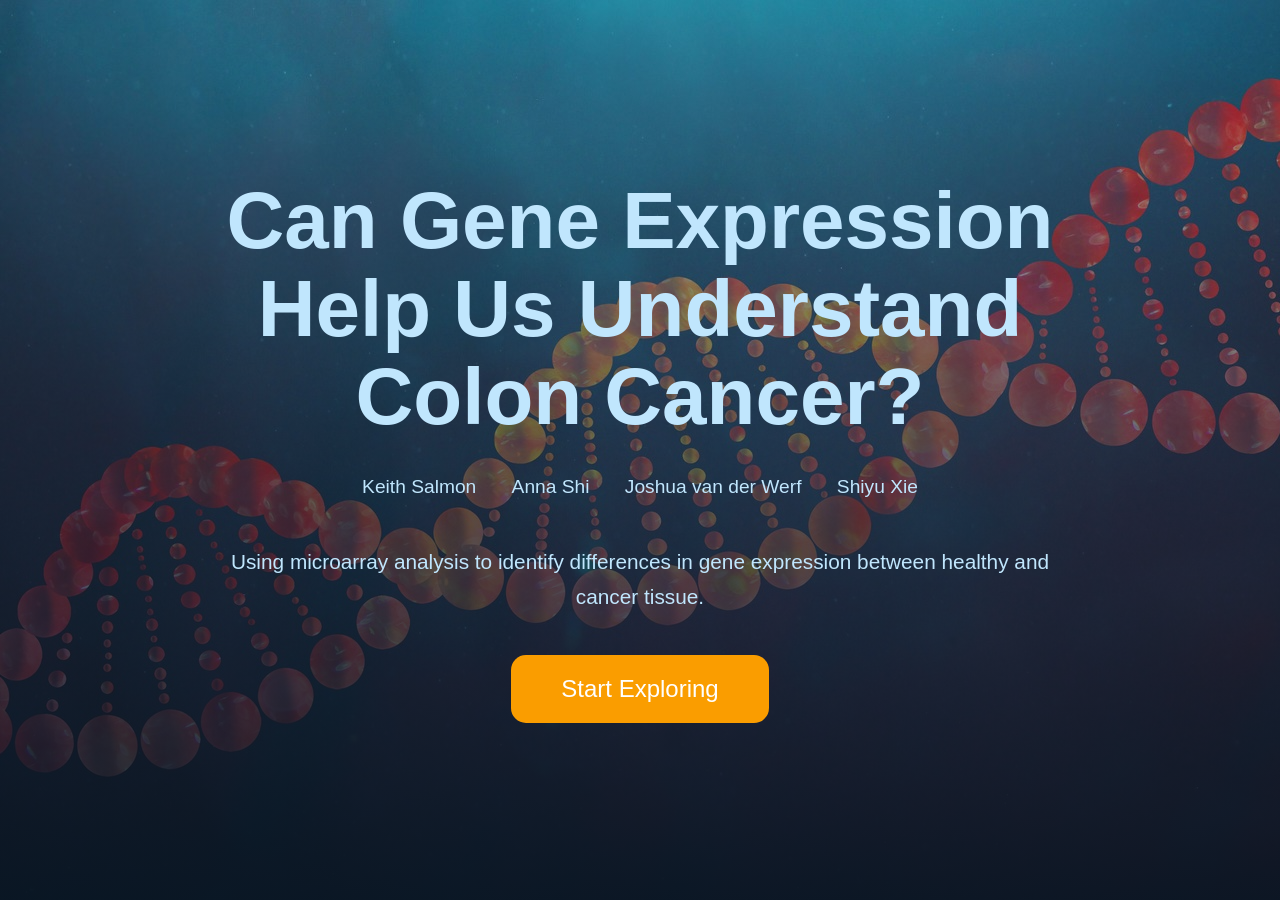
<file: index.html>
<!DOCTYPE html>
<html lang="en">

<head>

<meta charset="UTF-8">
<meta name="viewport" content="width=device-width, initial-scale=1.0">

<title>
Can Gene Expression Help Us Understand Colon Cancer?
</title>

<link rel="stylesheet" href="style.css">
</head>


<body>


<!-- Navigation Menu Overlay -->

<div id="menu" class="menu">


    <button id="closeMenu" class="close">
        ✕
    </button>


    <h2>
        Explore
    </h2>


    <a href="research.html">
        Research
    </a>


    <a href="algorithm.html">
        Algorithm
    </a>


    <a href="results.html">
        Results
    </a>


    <a href="citations.html">
        Citations
    </a>


</div>





<!-- Homepage -->


<section class="hero">


<div class="hero-content">


<h1 class="reveal">

Can Gene Expression
<br>
Help Us Understand
<br>
Colon Cancer?

</h1>



<div class="authors reveal">

<p>
Keith Salmon
</p>

<p>
Anna Shi
</p>

<p>
Joshua van der Werf
</p>

<p>
Shiyu Xie
</p>

</div>



<p class="reveal">

Using microarray analysis to identify
differences in gene expression between
healthy and cancer tissue.

</p>



<button id="menuButton" class="explore-button reveal">

Start Exploring

</button>



</div>


</section>





<script src="script.js"></script>


</body>

</html>
</file>
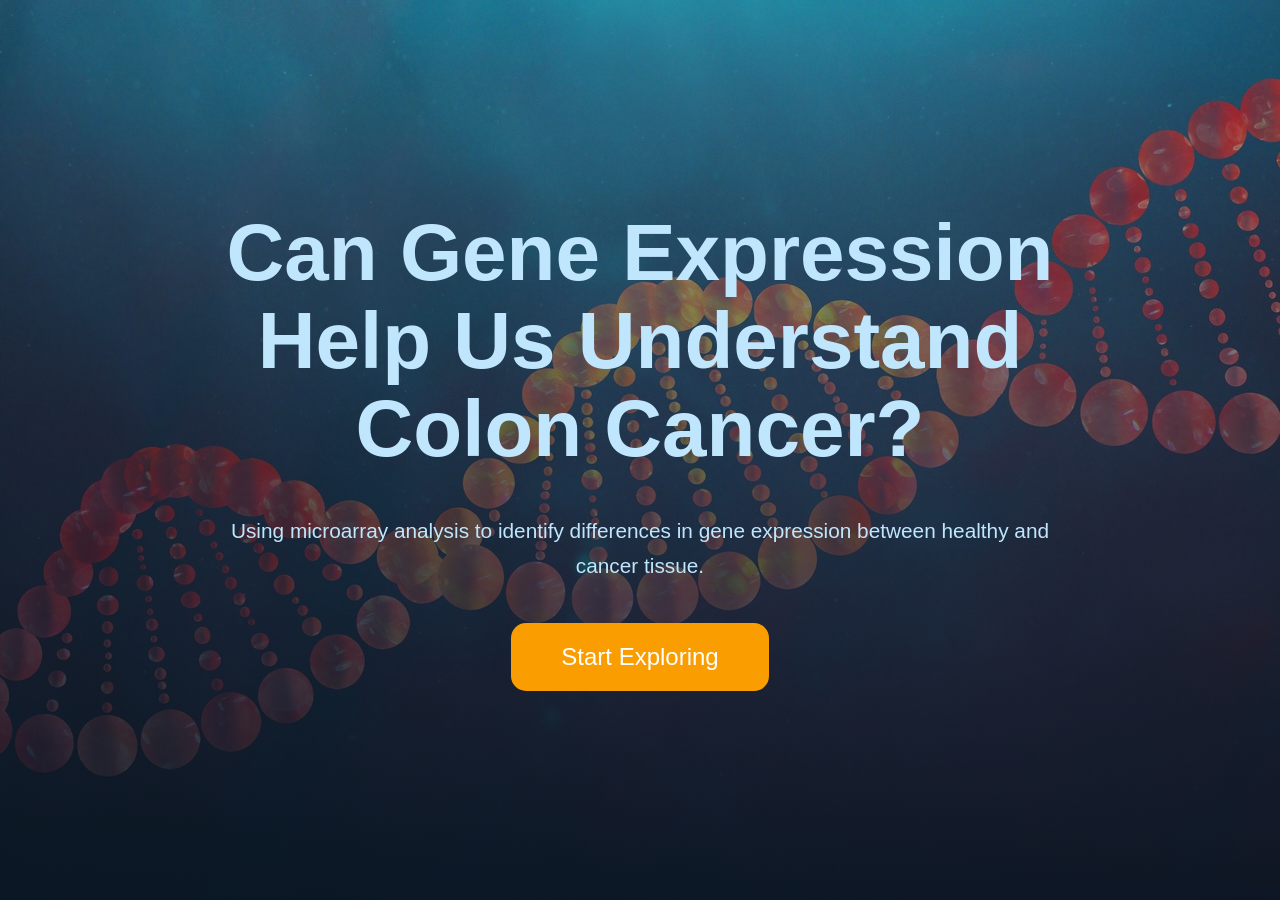
<file: Final-Project-Website-Generated/index.html>
<!DOCTYPE html>
<html lang="en">

<head>

<meta charset="UTF-8">
<meta name="viewport" content="width=device-width, initial-scale=1.0">

<title>
Can Gene Expression Help Us Understand Colon Cancer?
</title>

<link rel="stylesheet" href="style.css">
</head>


<body>


<!-- Navigation Menu Overlay -->

<div id="menu" class="menu">


    <button id="closeMenu" class="close">
        ✕
    </button>


    <h2>
        Explore
    </h2>


    <a href="research.html">
        Research
    </a>


    <a href="algorithm.html">
        Algorithm
    </a>


    <a href="results.html">
        Results
    </a>


    <a href="conclusion.html">
        Conclusion
    </a>


    <a href="citations.html">
        Citations
    </a>


</div>





<!-- Homepage -->


<section class="hero">


<div class="hero-content">


<h1 class="reveal">

Can Gene Expression
<br>
Help Us Understand
<br>
Colon Cancer?

</h1>



<p class="reveal">

Using microarray analysis to identify
differences in gene expression between
healthy and cancer tissue.

</p>




<button id="menuButton" class="explore-button reveal">

Start Exploring

</button>



</div>


</section>





<script src="script.js"></script>


</body>

</html>
</file>
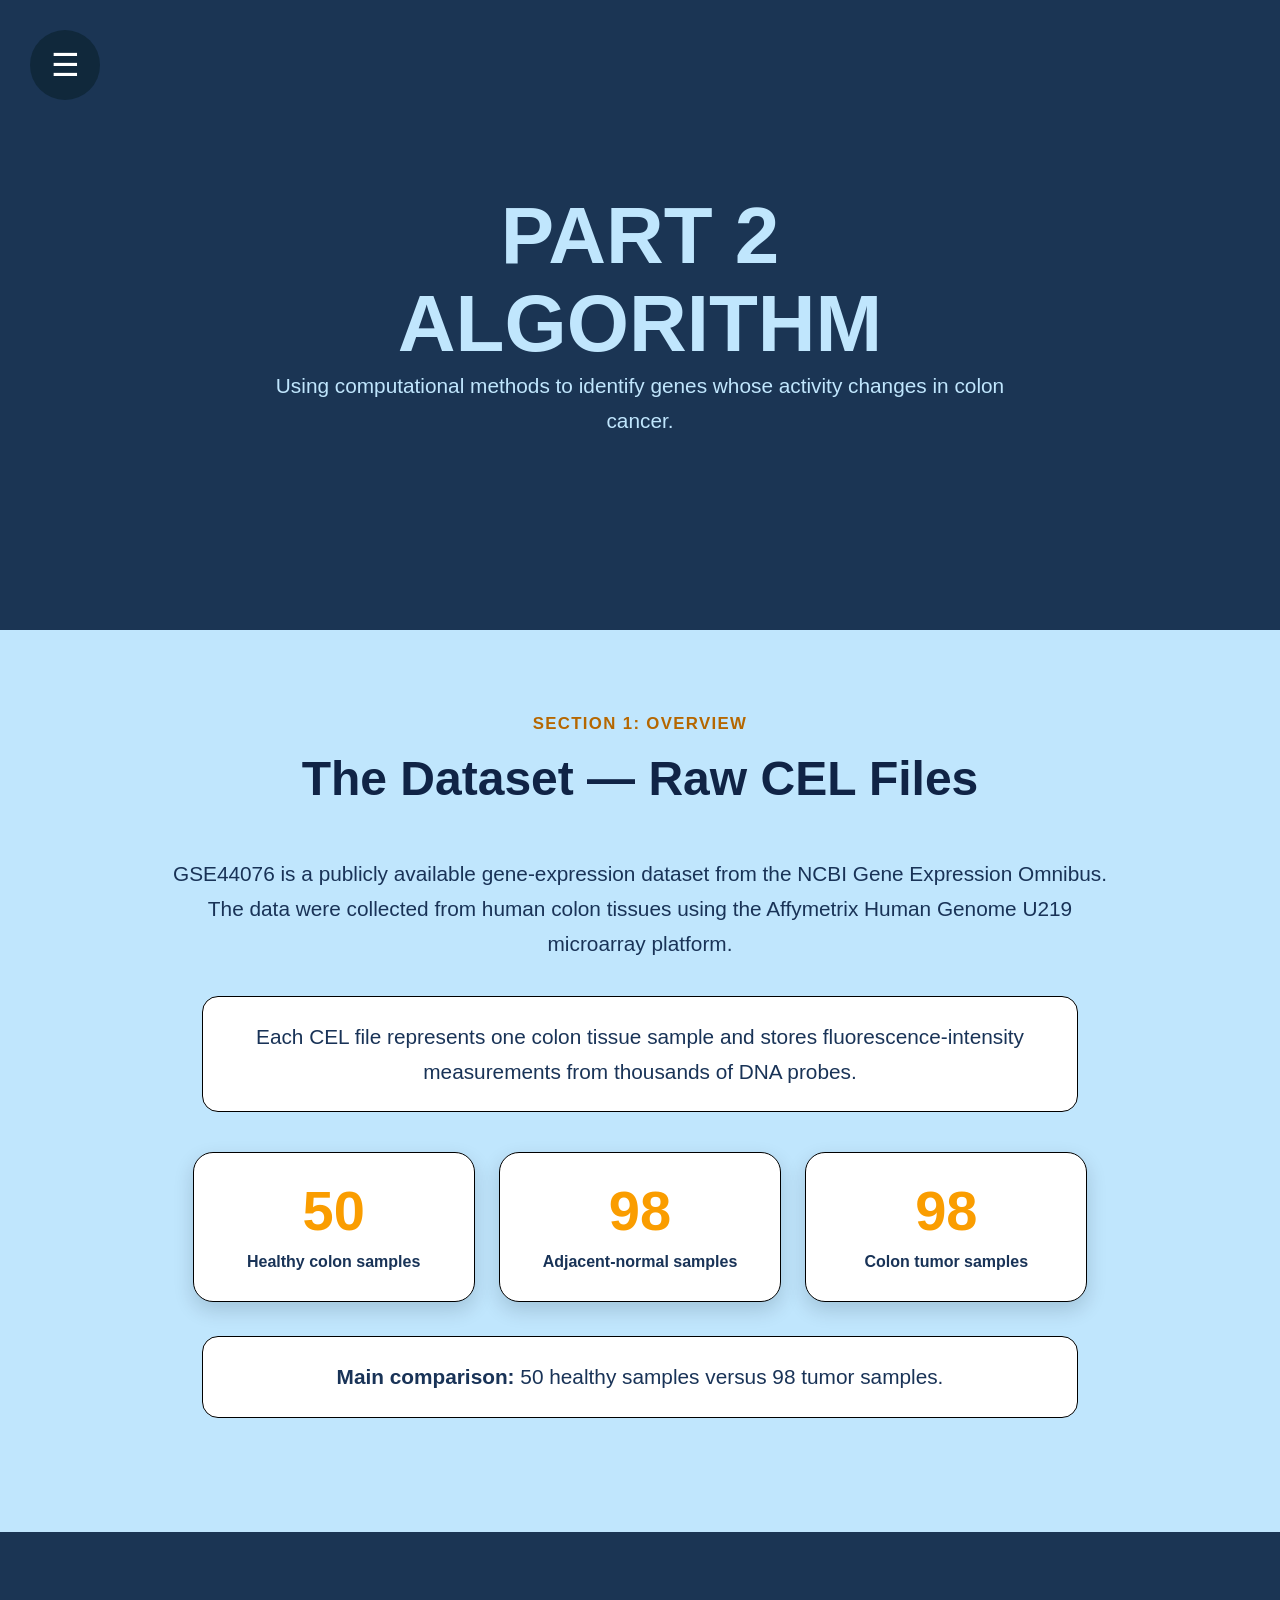
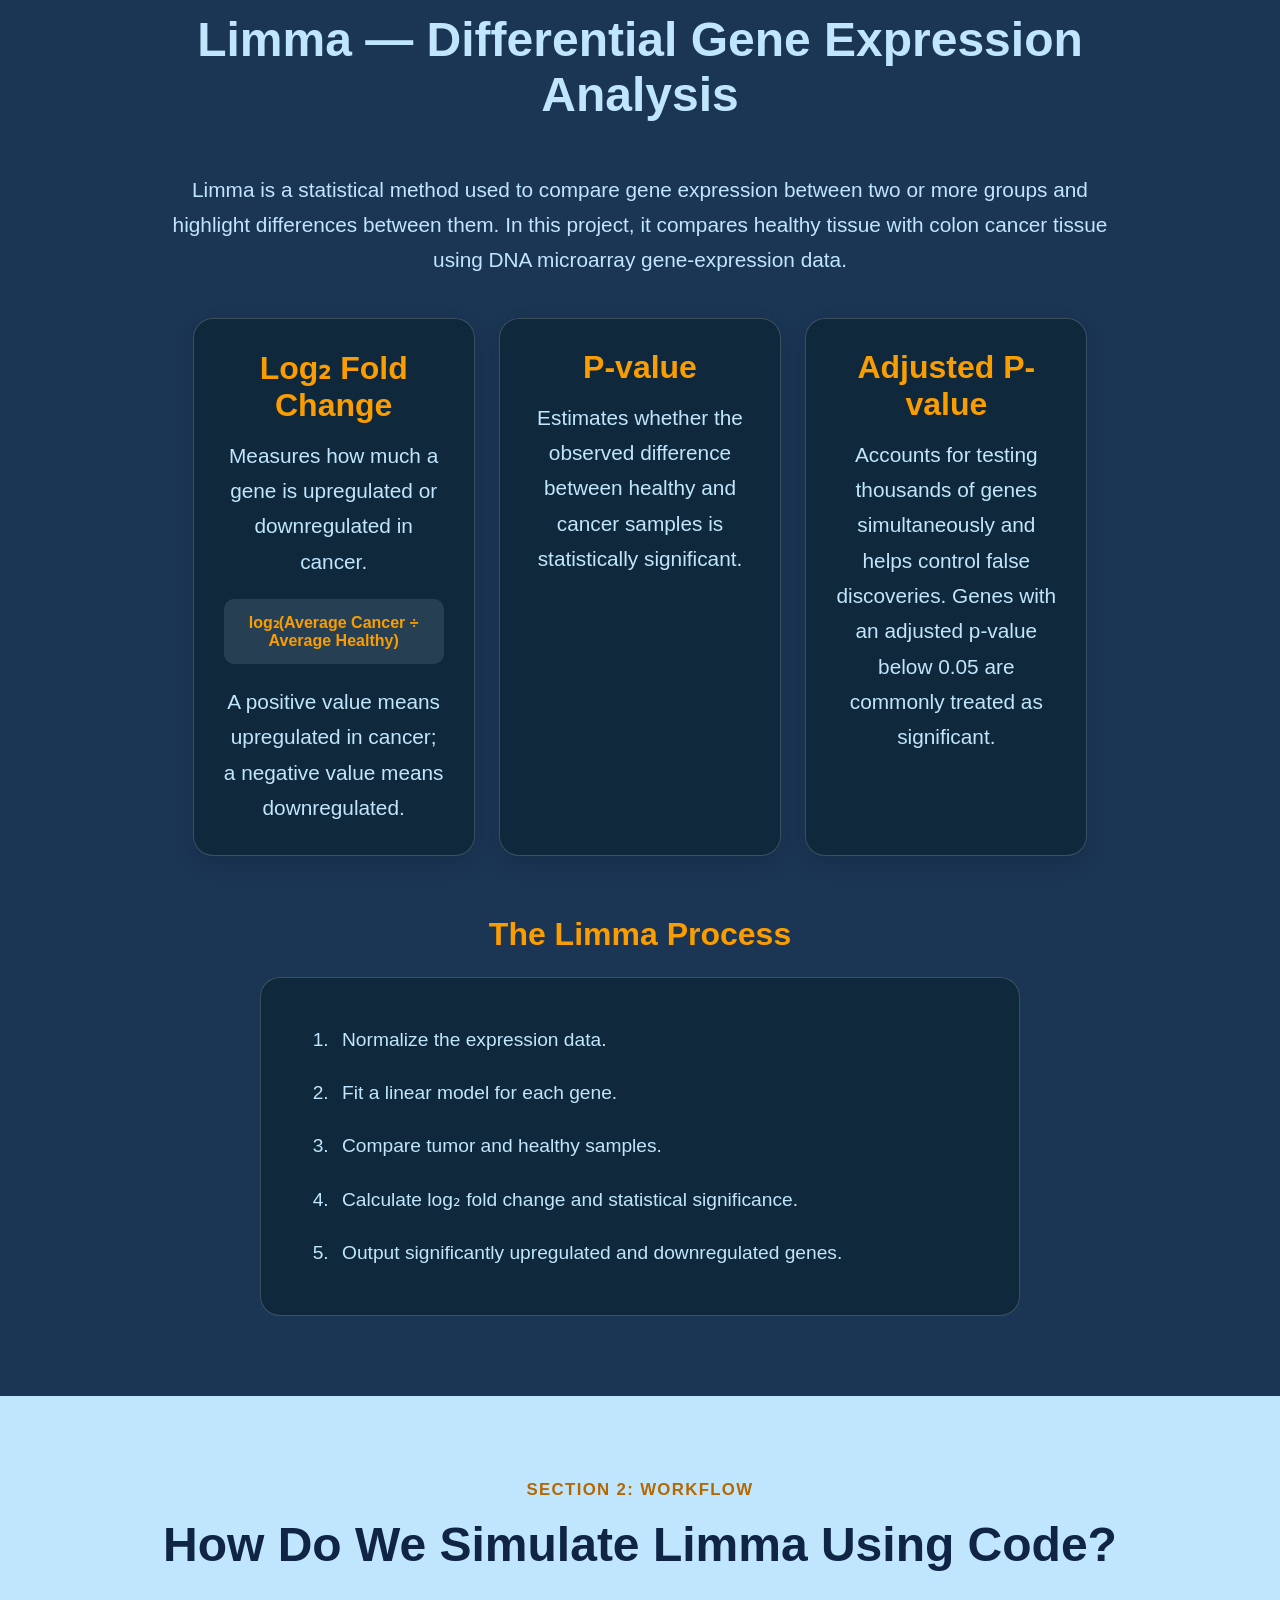
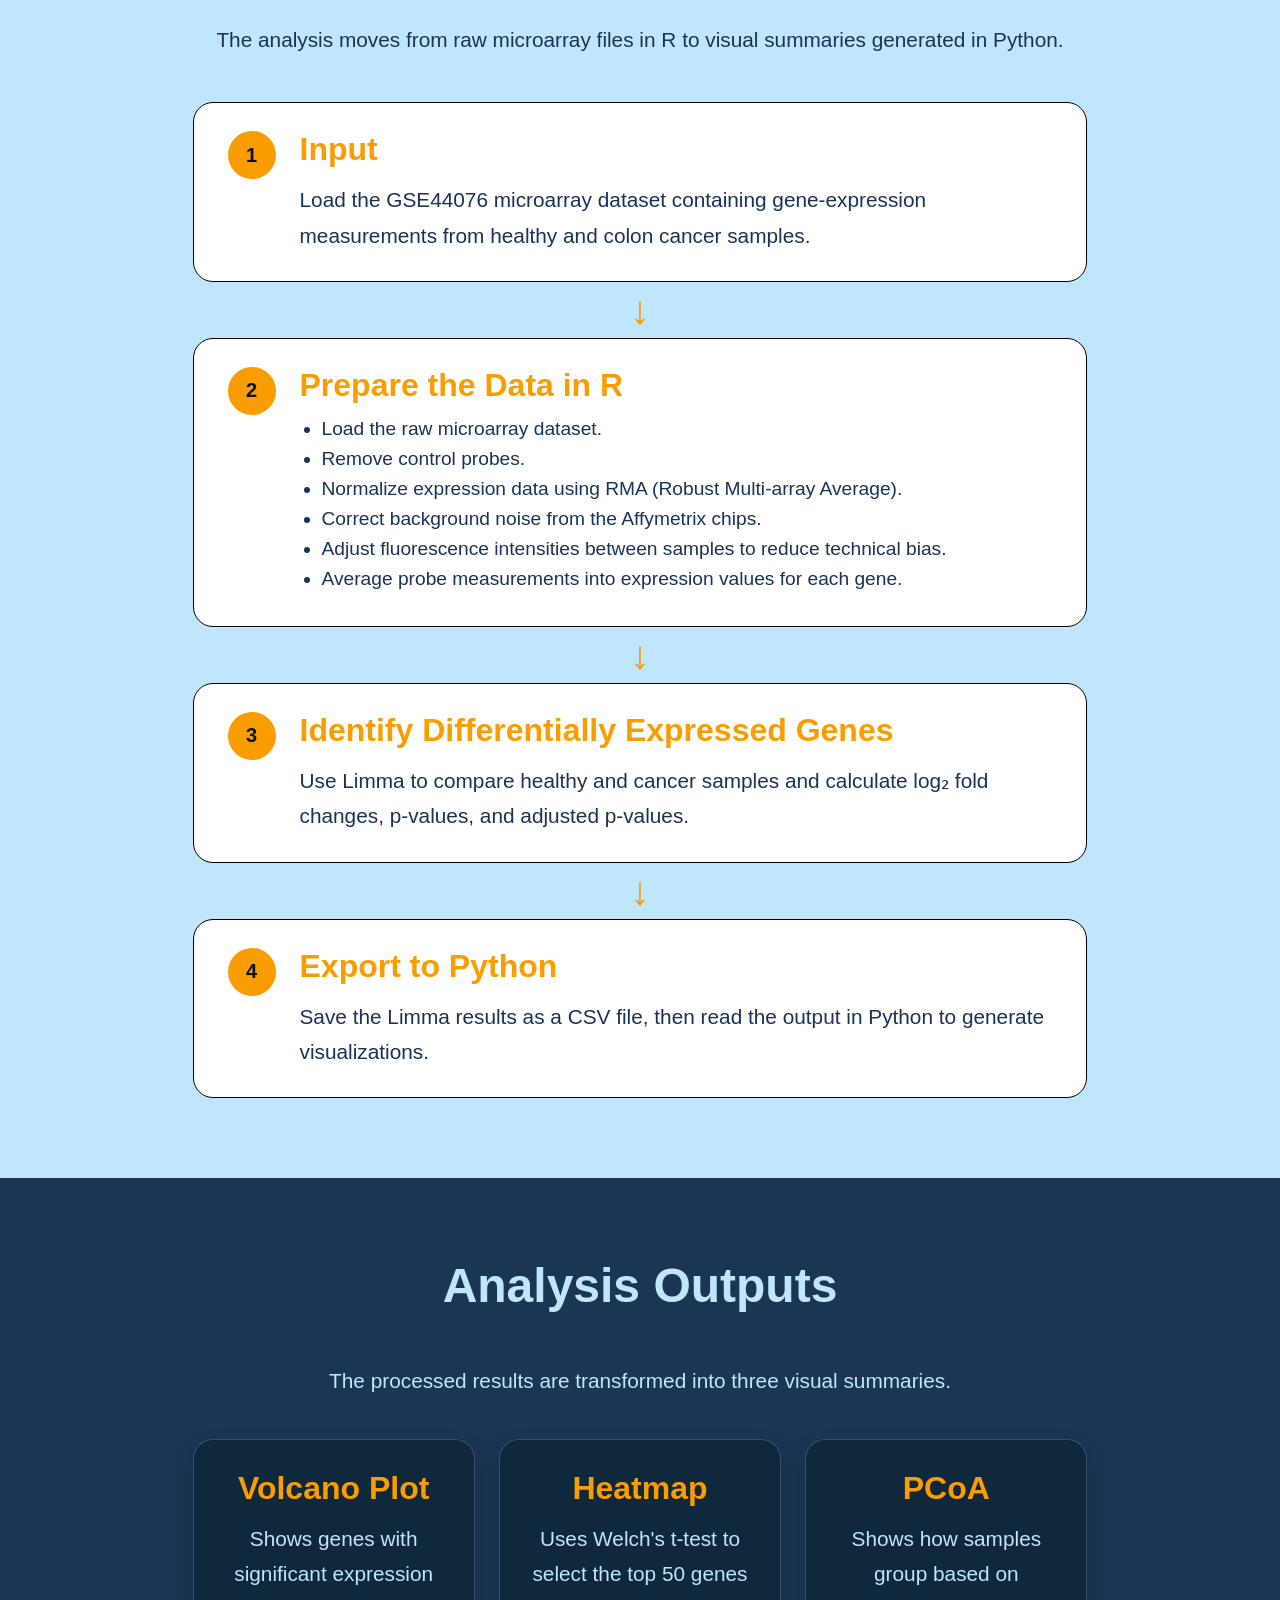
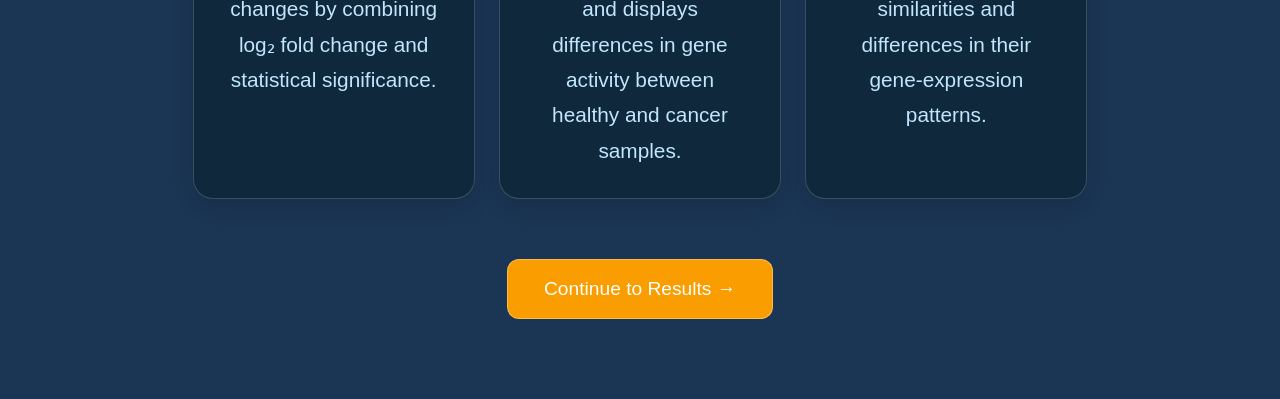
<file: algorithm.html>
<!DOCTYPE html>
<html lang="en">

<head>
    <meta charset="UTF-8">
    <meta name="viewport" content="width=device-width, initial-scale=1.0">
    <title>Algorithm - Gene Expression Analysis</title>
    <link rel="stylesheet" href="style.css">
</head>

<body class="algorithm-page">

<div id="menu" class="menu">


<button id="closeMenu" class="close">
✕
</button>


<h2>
Explore
</h2>


<a href="index.html">
Home
</a>


<a href="research.html">
Research
</a>


<a href="algorithm.html">
Algorithm
</a>


<a href="results.html">
Results
</a>

<a href="citations.html">
        Citations
    </a>


</div>

<button id="menuButton" class="floating-menu">☰</button>

<!-- PART HEADER -->
<section class="chapter hero-small">
    <h1 class="reveal">PART 2<br>ALGORITHM</h1>
    <p class="reveal">Using computational methods to identify genes whose activity changes in colon cancer.</p>
</section>

<!-- OVERVIEW AND DATASET -->
<section>
    <p class="algorithm-kicker reveal">Section 1: Overview</p>
    <h2 class="reveal">The Dataset — Raw CEL Files</h2>
    <p class="center reveal algorithm-intro">
        GSE44076 is a publicly available gene-expression dataset from the NCBI Gene Expression Omnibus. The data were collected from human colon tissues using the Affymetrix Human Genome U219 microarray platform.
    </p>

    <div class="dataset-summary reveal">
        <p>Each CEL file represents one colon tissue sample and stores fluorescence-intensity measurements from thousands of DNA probes.</p>
    </div>

    <div class="algorithm-stat-grid">
        <article class="algorithm-stat reveal">
            <strong>50</strong>
            <span>Healthy colon samples</span>
        </article>
        <article class="algorithm-stat reveal">
            <strong>98</strong>
            <span>Adjacent-normal samples</span>
        </article>
        <article class="algorithm-stat reveal">
            <strong>98</strong>
            <span>Colon tumor samples</span>
        </article>
    </div>

    <p class="comparison-note reveal"><strong>Main comparison:</strong> 50 healthy samples versus 98 tumor samples.</p>
</section>

<!-- LIMMA -->
<section>
    <h2 class="reveal">Limma — Differential Gene Expression Analysis</h2>
    <p class="center reveal algorithm-intro">
        Limma is a statistical method used to compare gene expression between two or more groups and highlight differences between them. In this project, it compares healthy tissue with colon cancer tissue using DNA microarray gene-expression data.
    </p>

    <div class="algorithm-card-grid">
        <article class="algorithm-card reveal">
            <h3>Log₂ Fold Change</h3>
            <p>Measures how much a gene is upregulated or downregulated in cancer.</p>
            <div class="formula">log₂(Average Cancer ÷ Average Healthy)</div>
            <p>A positive value means upregulated in cancer; a negative value means downregulated.</p>
        </article>

        <article class="algorithm-card reveal">
            <h3>P-value</h3>
            <p>Estimates whether the observed difference between healthy and cancer samples is statistically significant.</p>
        </article>

        <article class="algorithm-card reveal">
            <h3>Adjusted P-value</h3>
            <p>Accounts for testing thousands of genes simultaneously and helps control false discoveries. Genes with an adjusted p-value below 0.05 are commonly treated as significant.</p>
        </article>
    </div>

    <h3 class="algorithm-subheading reveal">The Limma Process</h3>
    <ol class="compact-process reveal">
        <li>Normalize the expression data.</li>
        <li>Fit a linear model for each gene.</li>
        <li>Compare tumor and healthy samples.</li>
        <li>Calculate log₂ fold change and statistical significance.</li>
        <li>Output significantly upregulated and downregulated genes.</li>
    </ol>
</section>

<!-- CODE WORKFLOW -->
<section>
    <p class="algorithm-kicker reveal">Section 2: Workflow</p>
    <h2 class="reveal">How Do We Simulate Limma Using Code?</h2>
    <p class="center reveal algorithm-intro">The analysis moves from raw microarray files in R to visual summaries generated in Python.</p>

    <div class="code-workflow">
        <article class="workflow-stage reveal">
            <span class="stage-number">1</span>
            <div>
                <h3>Input</h3>
                <p>Load the GSE44076 microarray dataset containing gene-expression measurements from healthy and colon cancer samples.</p>
            </div>
        </article>

        <div class="workflow-connector" aria-hidden="true">↓</div>

        <article class="workflow-stage reveal">
            <span class="stage-number">2</span>
            <div>
                <h3>Prepare the Data in R</h3>
                <ul>
                    <li>Load the raw microarray dataset.</li>
                    <li>Remove control probes.</li>
                    <li>Normalize expression data using RMA (Robust Multi-array Average).</li>
                    <li>Correct background noise from the Affymetrix chips.</li>
                    <li>Adjust fluorescence intensities between samples to reduce technical bias.</li>
                    <li>Average probe measurements into expression values for each gene.</li>
                </ul>
            </div>
        </article>

        <div class="workflow-connector" aria-hidden="true">↓</div>

        <article class="workflow-stage reveal">
            <span class="stage-number">3</span>
            <div>
                <h3>Identify Differentially Expressed Genes</h3>
                <p>Use Limma to compare healthy and cancer samples and calculate log₂ fold changes, p-values, and adjusted p-values.</p>
            </div>
        </article>

        <div class="workflow-connector" aria-hidden="true">↓</div>

        <article class="workflow-stage reveal">
            <span class="stage-number">4</span>
            <div>
                <h3>Export to Python</h3>
                <p>Save the Limma results as a CSV file, then read the output in Python to generate visualizations.</p>
            </div>
        </article>
    </div>
</section>

<!-- OUTPUTS -->
<section>
    <h2 class="reveal">Analysis Outputs</h2>
    <p class="center reveal algorithm-intro">The processed results are transformed into three visual summaries.</p>

    <div class="algorithm-card-grid output-grid">
        <article class="algorithm-card reveal">
            <h3>Volcano Plot</h3>
            <p>Shows genes with significant expression changes by combining log₂ fold change and statistical significance.</p>
        </article>
        <article class="algorithm-card reveal">
            <h3>Heatmap</h3>
            <p>Uses Welch's t-test to select the top 50 genes and displays differences in gene activity between healthy and cancer samples.</p>
        </article>
        <article class="algorithm-card reveal">
            <h3>PCoA</h3>
            <p>Shows how samples group based on similarities and differences in their gene-expression patterns.</p>
        </article>
    </div>

    <div class="page-navigation">
        <a href="results.html" class="next-button">Continue to Results →</a>
    </div>
</section>

<script src="script.js"></script>

</body>
</html>
</file>
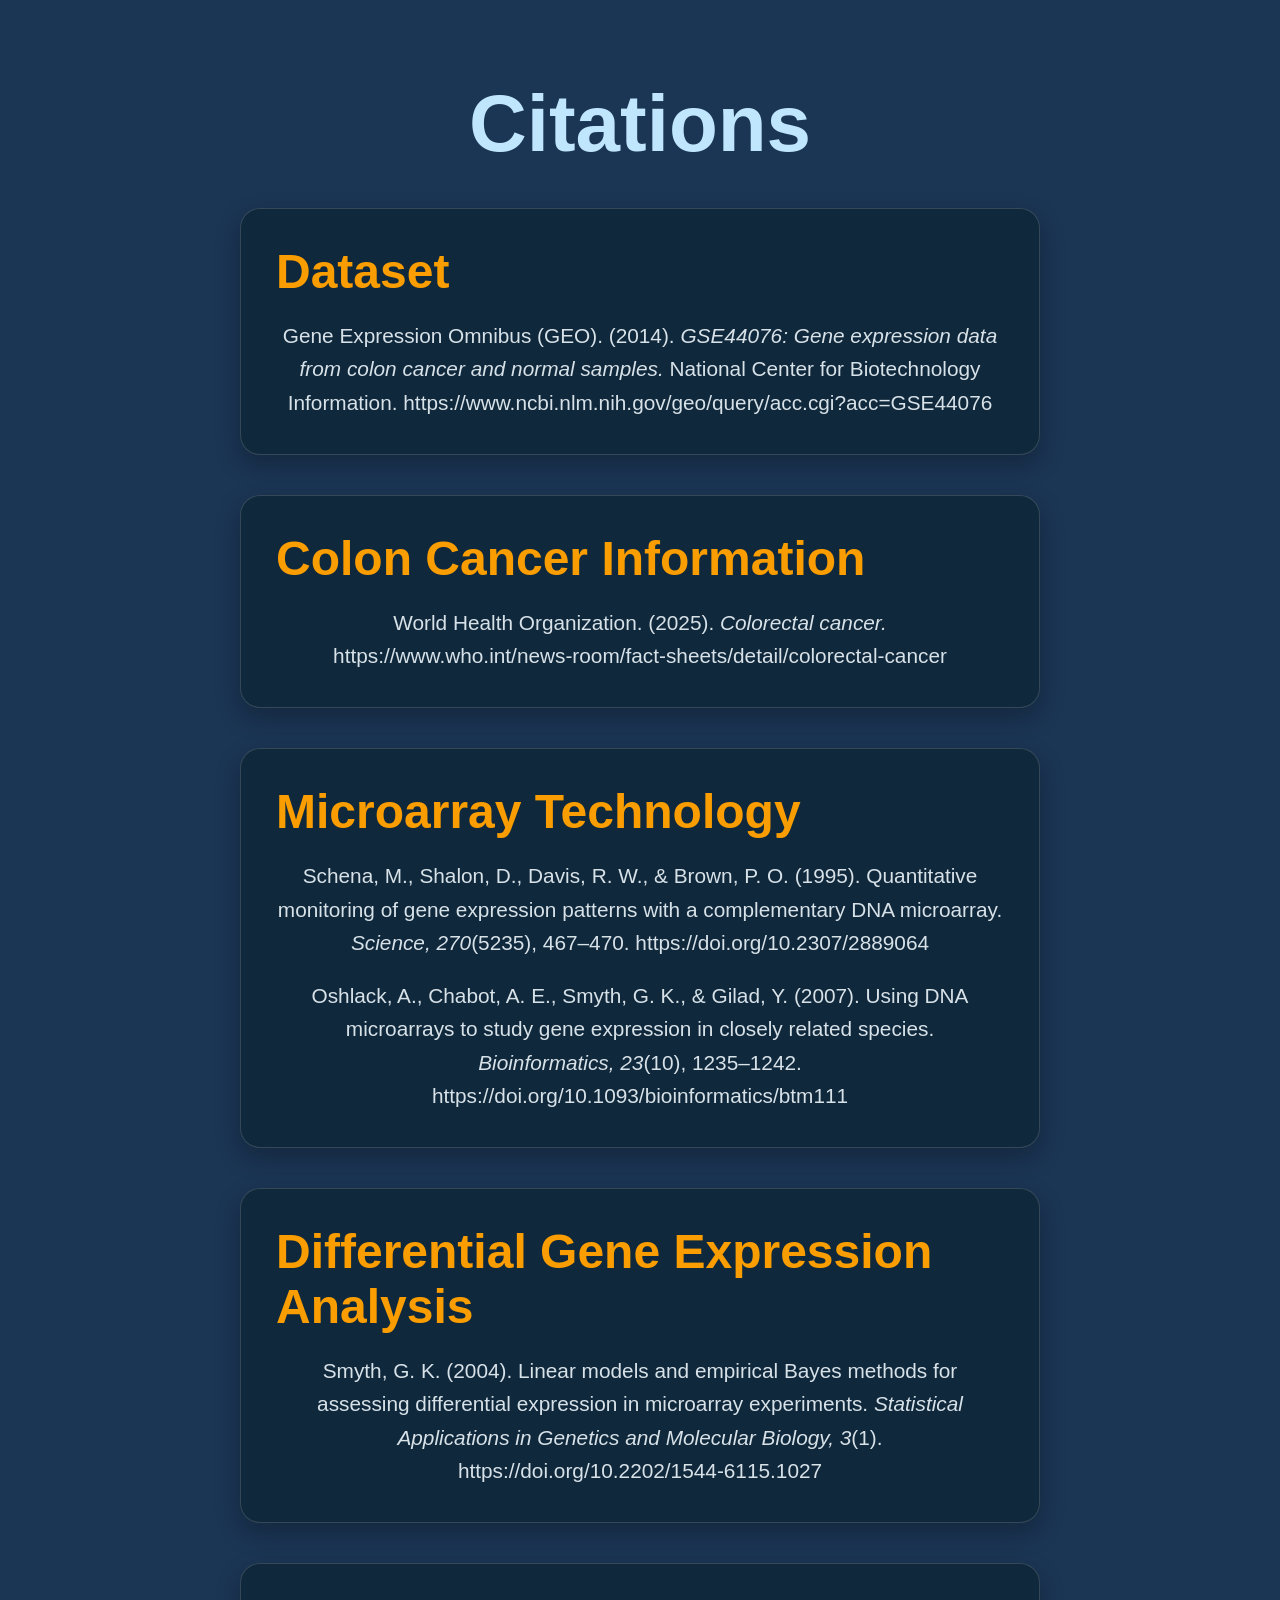
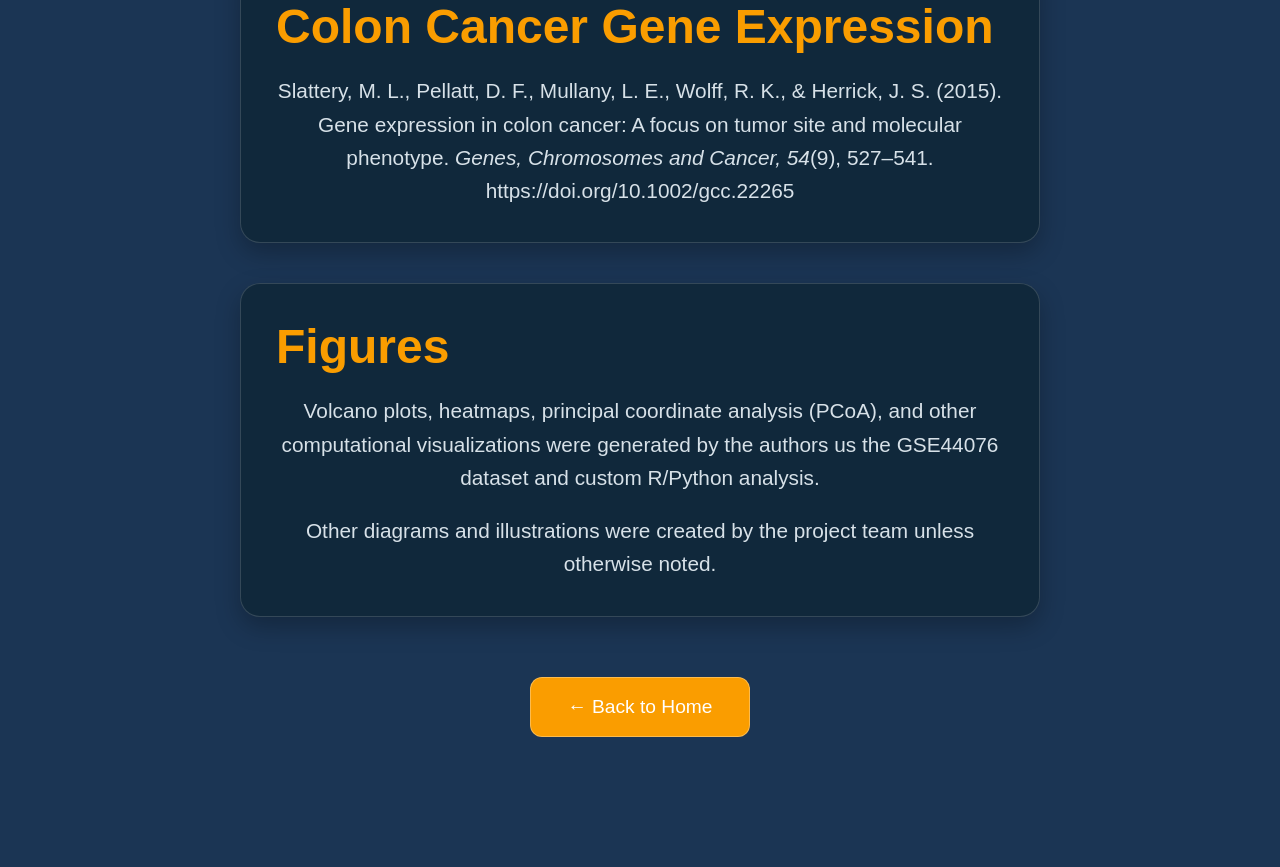
<file: citations.html>
<!DOCTYPE html>
<html lang="en">

<head>
    <meta charset="UTF-8">
    <title>Citations</title>
    <link rel="stylesheet" href="style.css">
</head>

<body>

<div class="page">

    <h1 class="center">Citations</h1>

   <div class="citation-card">

    <h2>Dataset</h2>

    <p>
        Gene Expression Omnibus (GEO). (2014).
        <i>GSE44076: Gene expression data from colon cancer and normal samples.</i>
        National Center for Biotechnology Information.
        https://www.ncbi.nlm.nih.gov/geo/query/acc.cgi?acc=GSE44076
    </p>

</div>


<div class="citation-card">

    <h2>Colon Cancer Information</h2>

    <p>
        World Health Organization. (2025).
        <i>Colorectal cancer.</i>
        https://www.who.int/news-room/fact-sheets/detail/colorectal-cancer
    </p>

</div>


<div class="citation-card">

    <h2>Microarray Technology</h2>

    <p>
        Schena, M., Shalon, D., Davis, R. W., & Brown, P. O. (1995).
        Quantitative monitoring of gene expression patterns with a complementary DNA microarray.
        <i>Science, 270</i>(5235), 467–470.
        https://doi.org/10.2307/2889064
    </p>

    <p>
        Oshlack, A., Chabot, A. E., Smyth, G. K., & Gilad, Y. (2007).
        Using DNA microarrays to study gene expression in closely related species.
        <i>Bioinformatics, 23</i>(10), 1235–1242.
        https://doi.org/10.1093/bioinformatics/btm111
    </p>

</div>


<div class="citation-card">

    <h2>Differential Gene Expression Analysis</h2>

    <p>
        Smyth, G. K. (2004).
        Linear models and empirical Bayes methods for assessing differential expression in microarray experiments.
        <i>Statistical Applications in Genetics and Molecular Biology, 3</i>(1).
        https://doi.org/10.2202/1544-6115.1027
    </p>

</div>


<div class="citation-card">

    <h2>Colon Cancer Gene Expression</h2>

    <p>
        Slattery, M. L., Pellatt, D. F., Mullany, L. E., Wolff, R. K., & Herrick, J. S. (2015).
        Gene expression in colon cancer: A focus on tumor site and molecular phenotype.
        <i>Genes, Chromosomes and Cancer, 54</i>(9), 527–541.
        https://doi.org/10.1002/gcc.22265
    </p>

</div>


<div class="citation-card">

    <h2>Figures</h2>

    <p>
        Volcano plots, heatmaps, principal coordinate analysis (PCoA), and other computational visualizations
        were generated by the authors us the GSE44076 dataset and custom R/Python analysis.
    </p>

    <p>
        Other diagrams and illustrations were created by the project team unless otherwise noted.
    </p>

</div>


    <div class="page-navigation">

        <a href="index.html" class="next-button">
            ← Back to Home
        </a>

    </div>

</div>


</body>

</html>
</file>
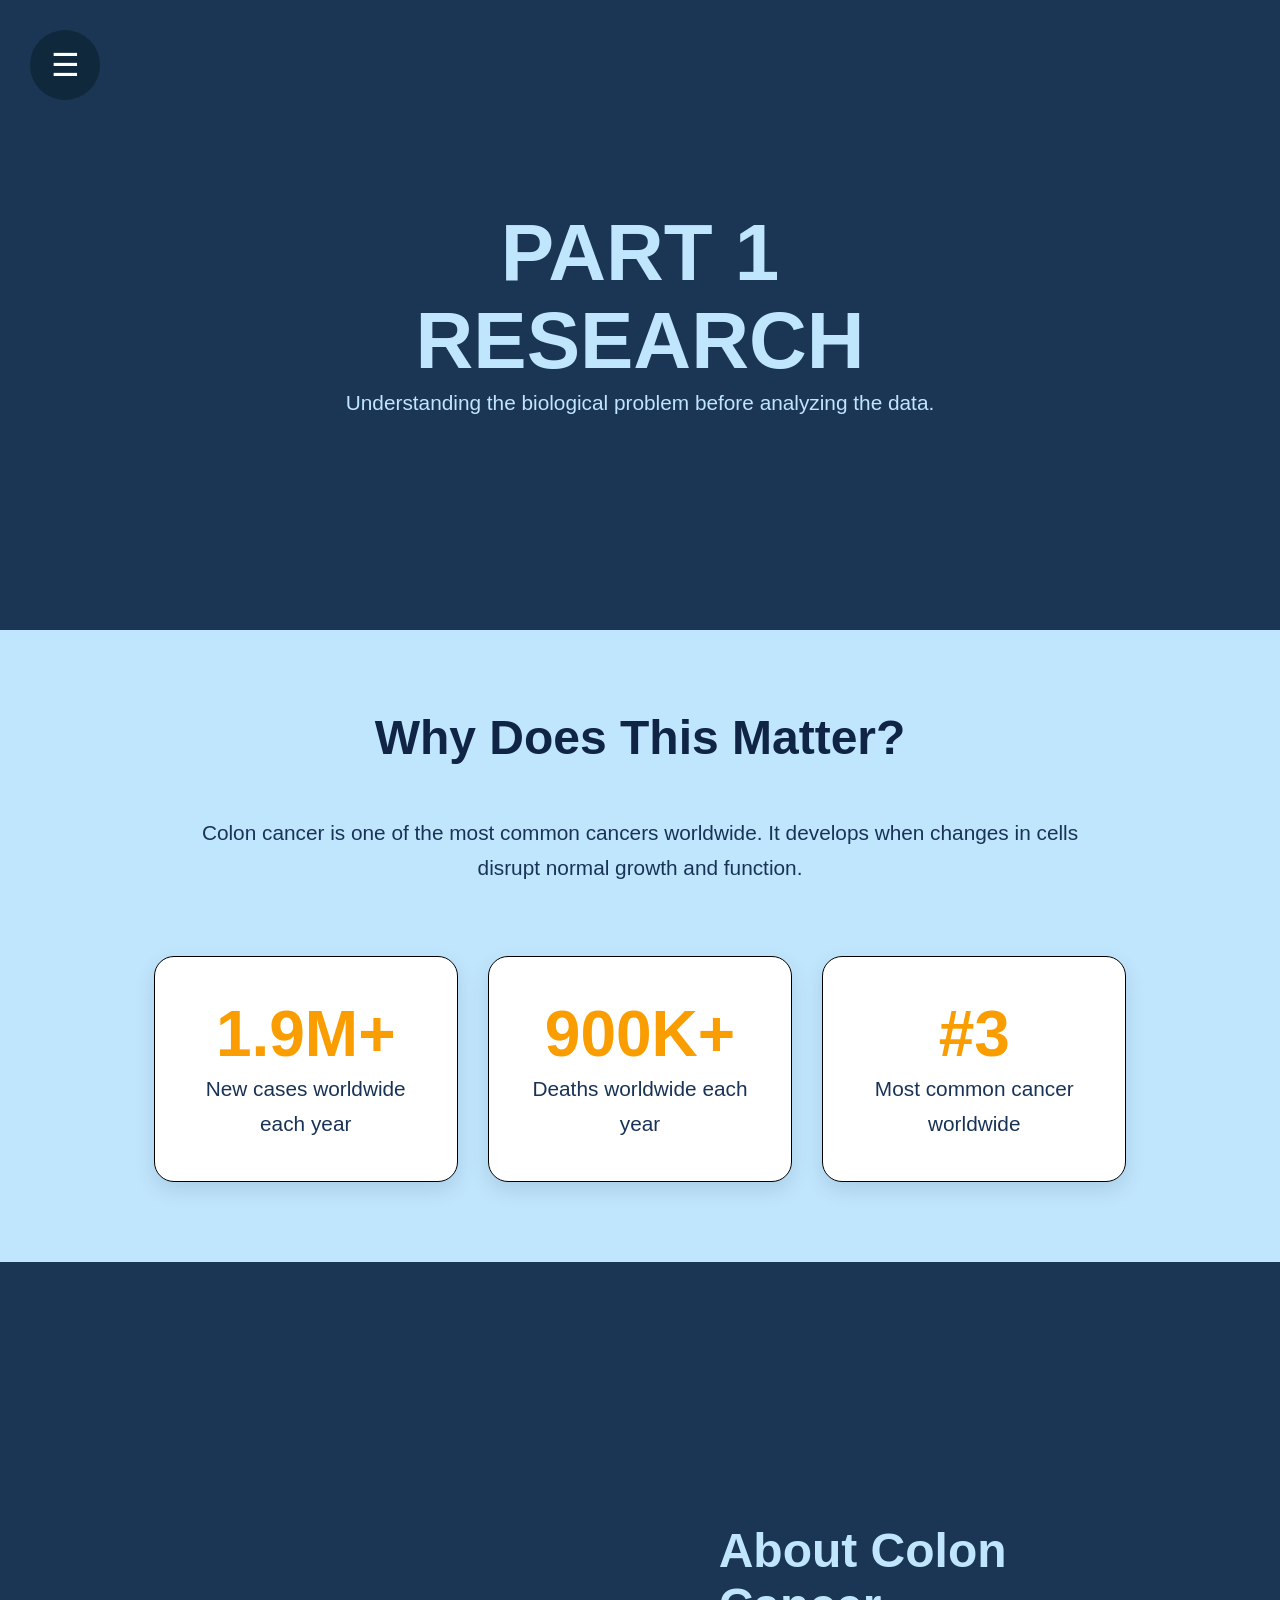
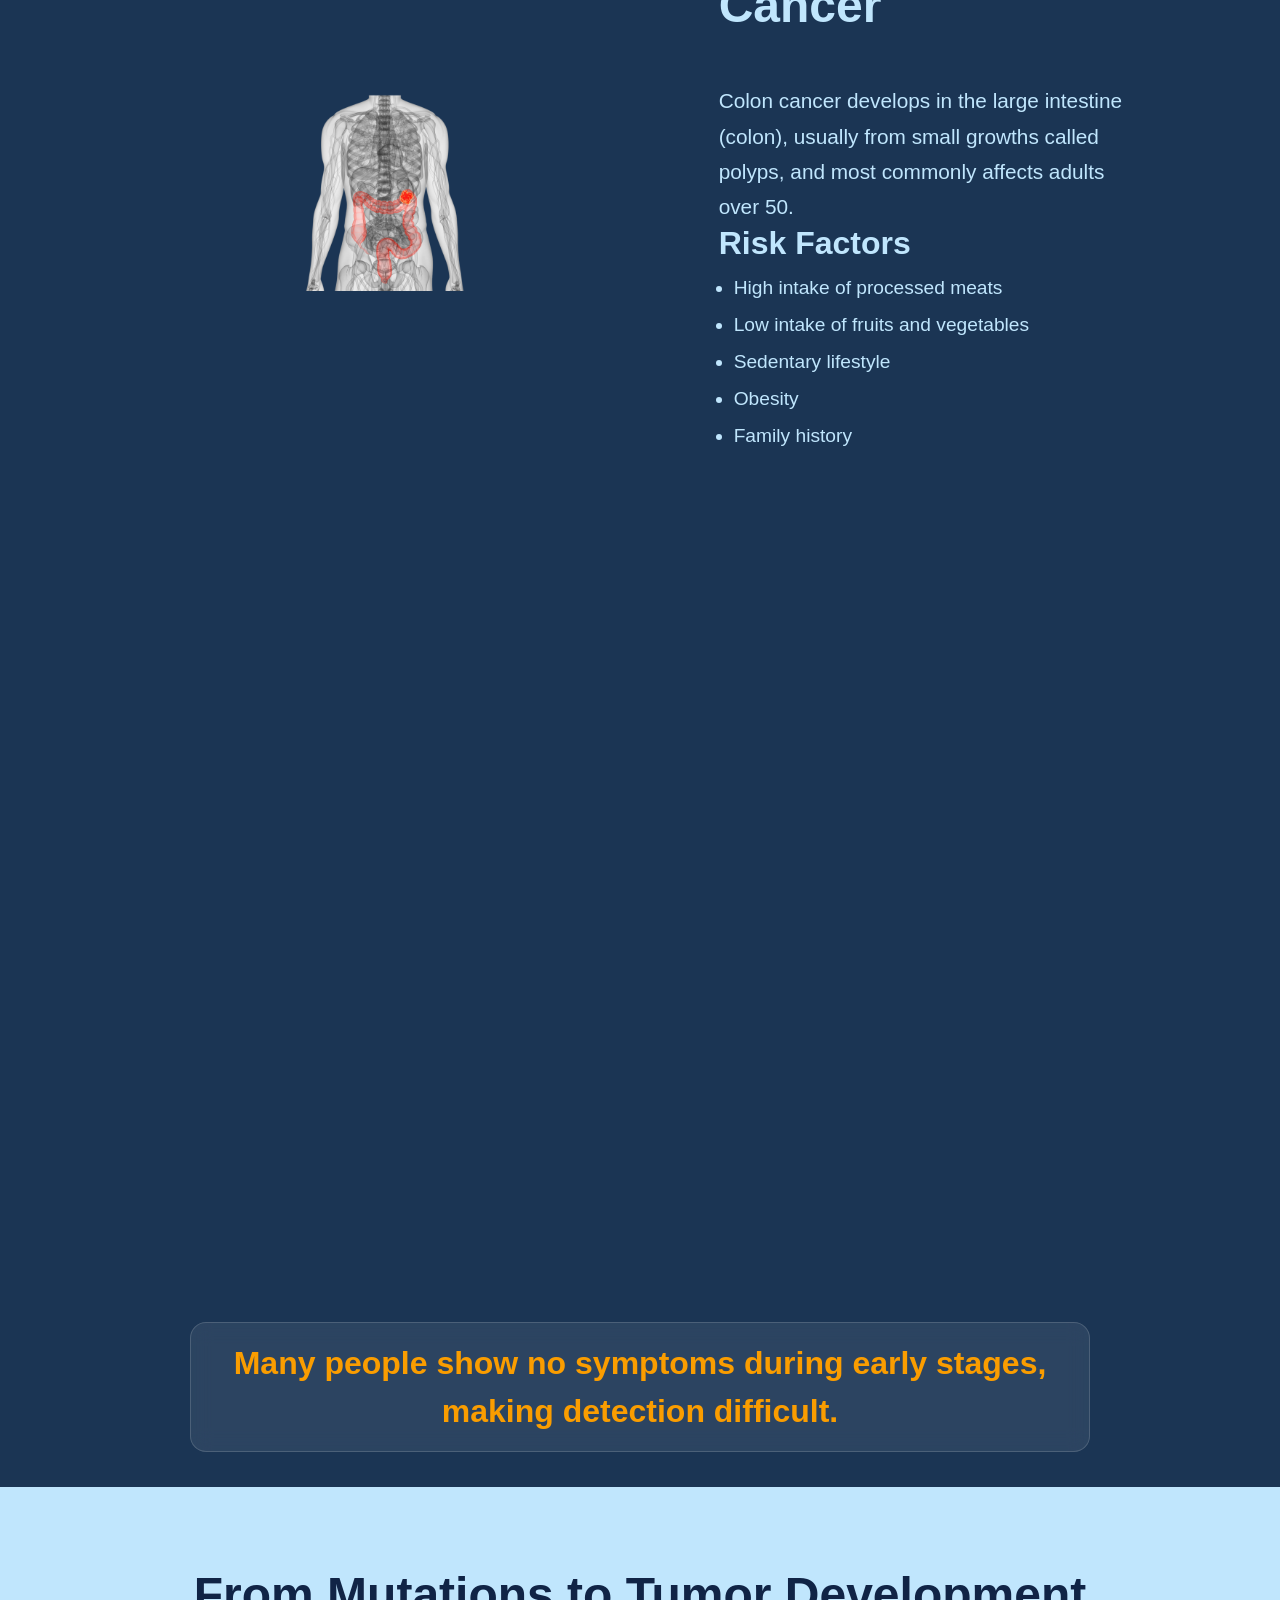
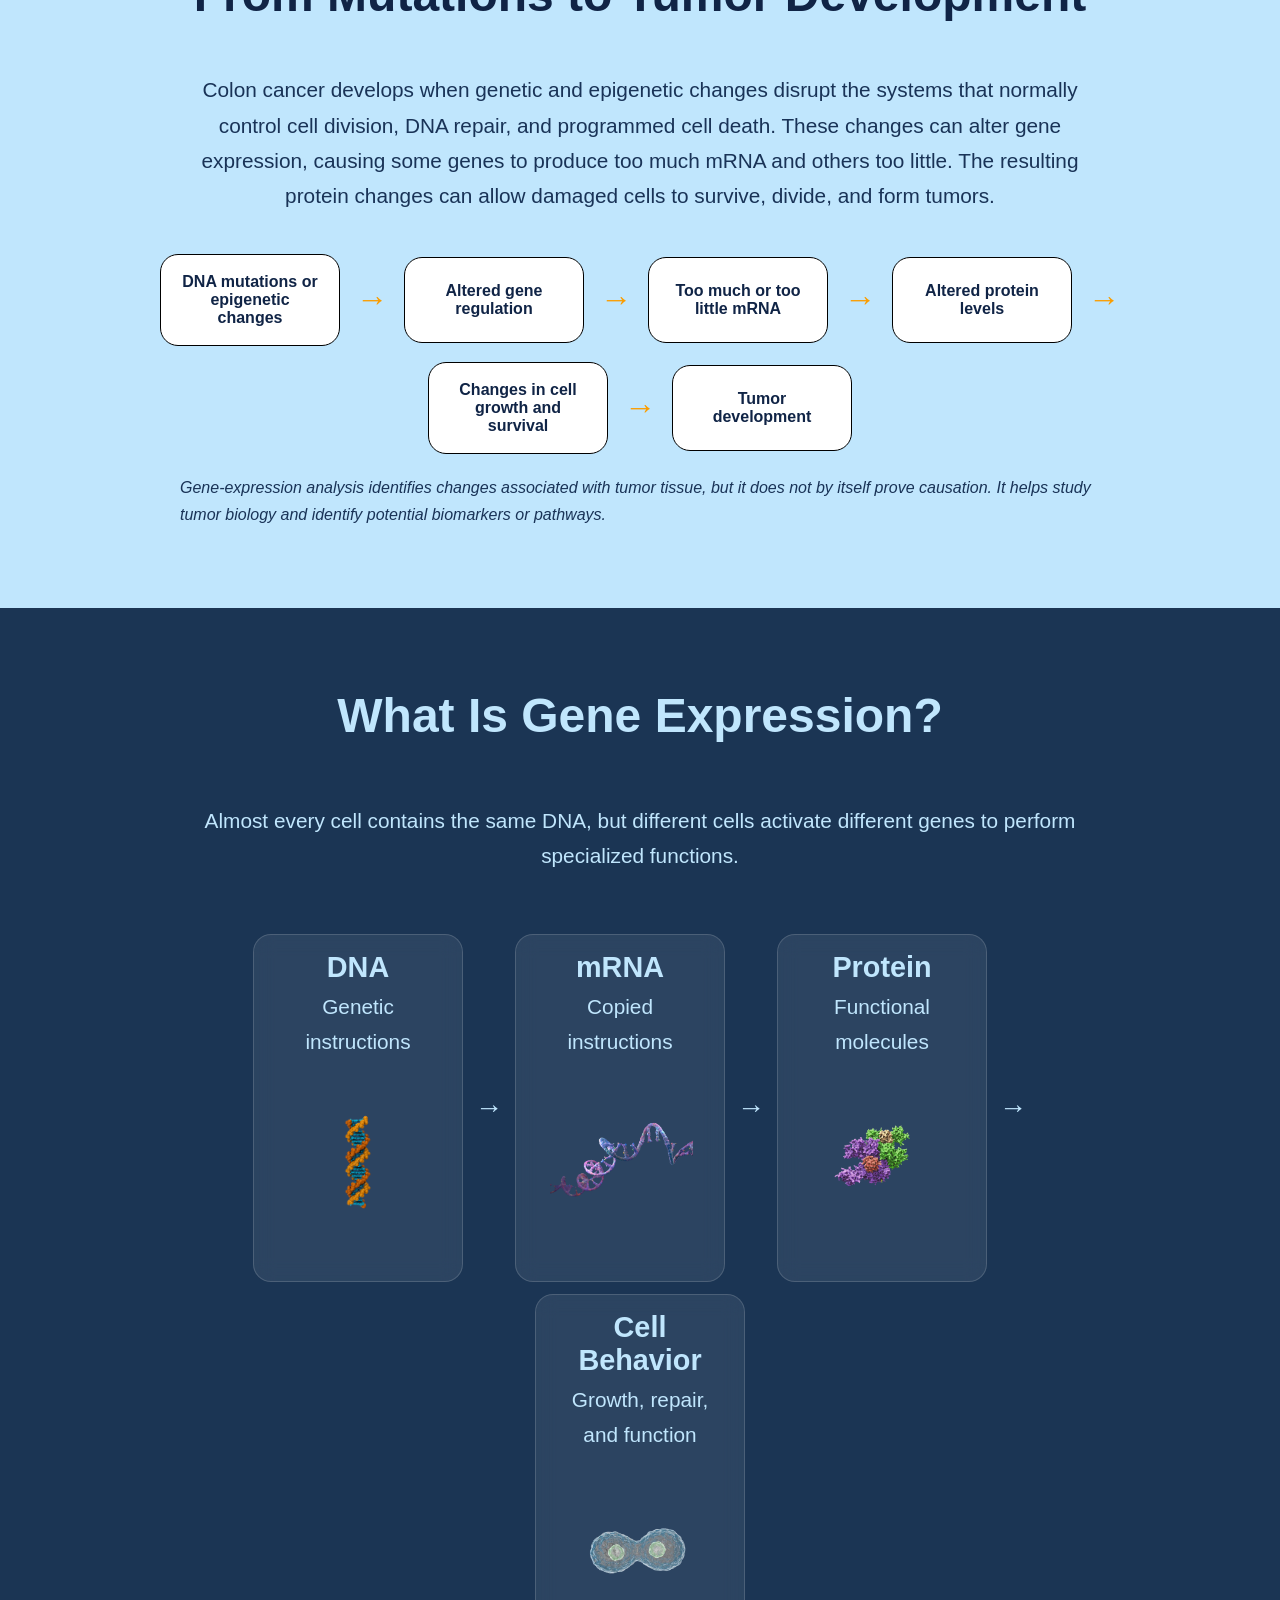
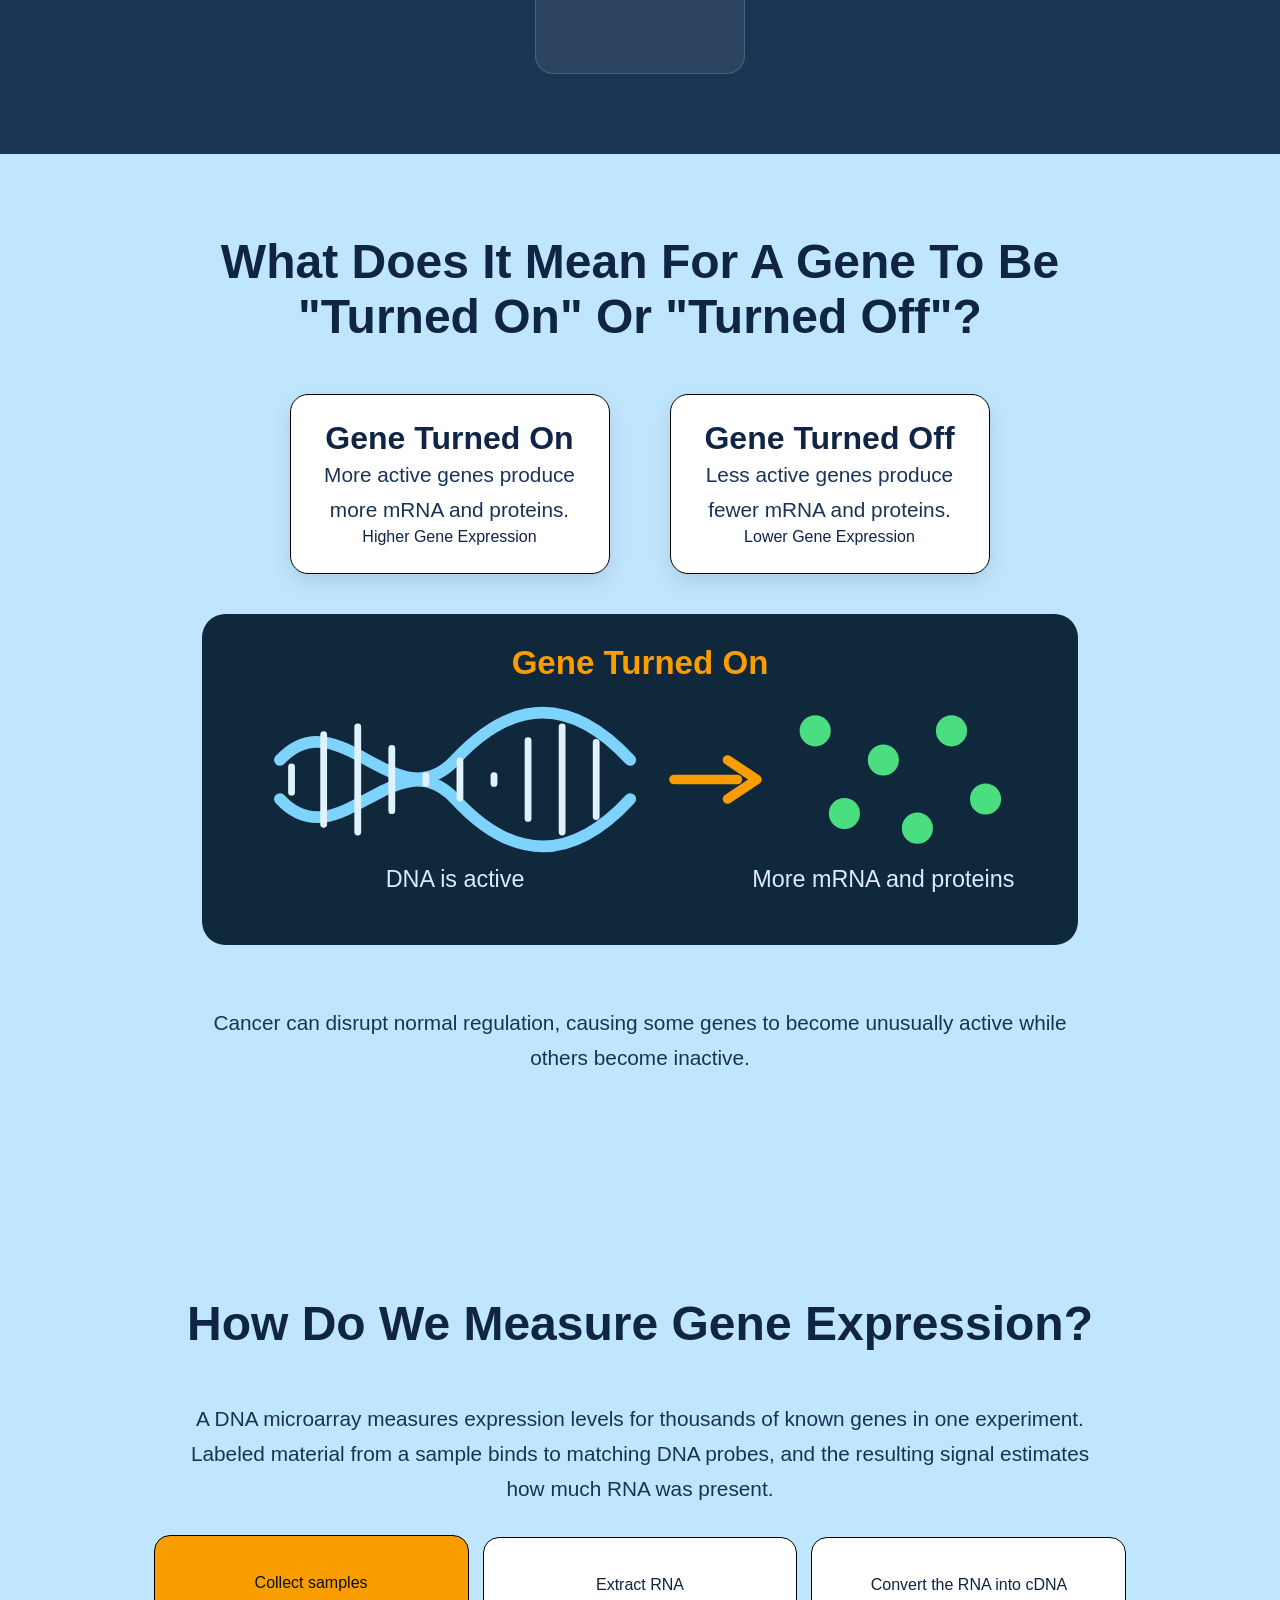
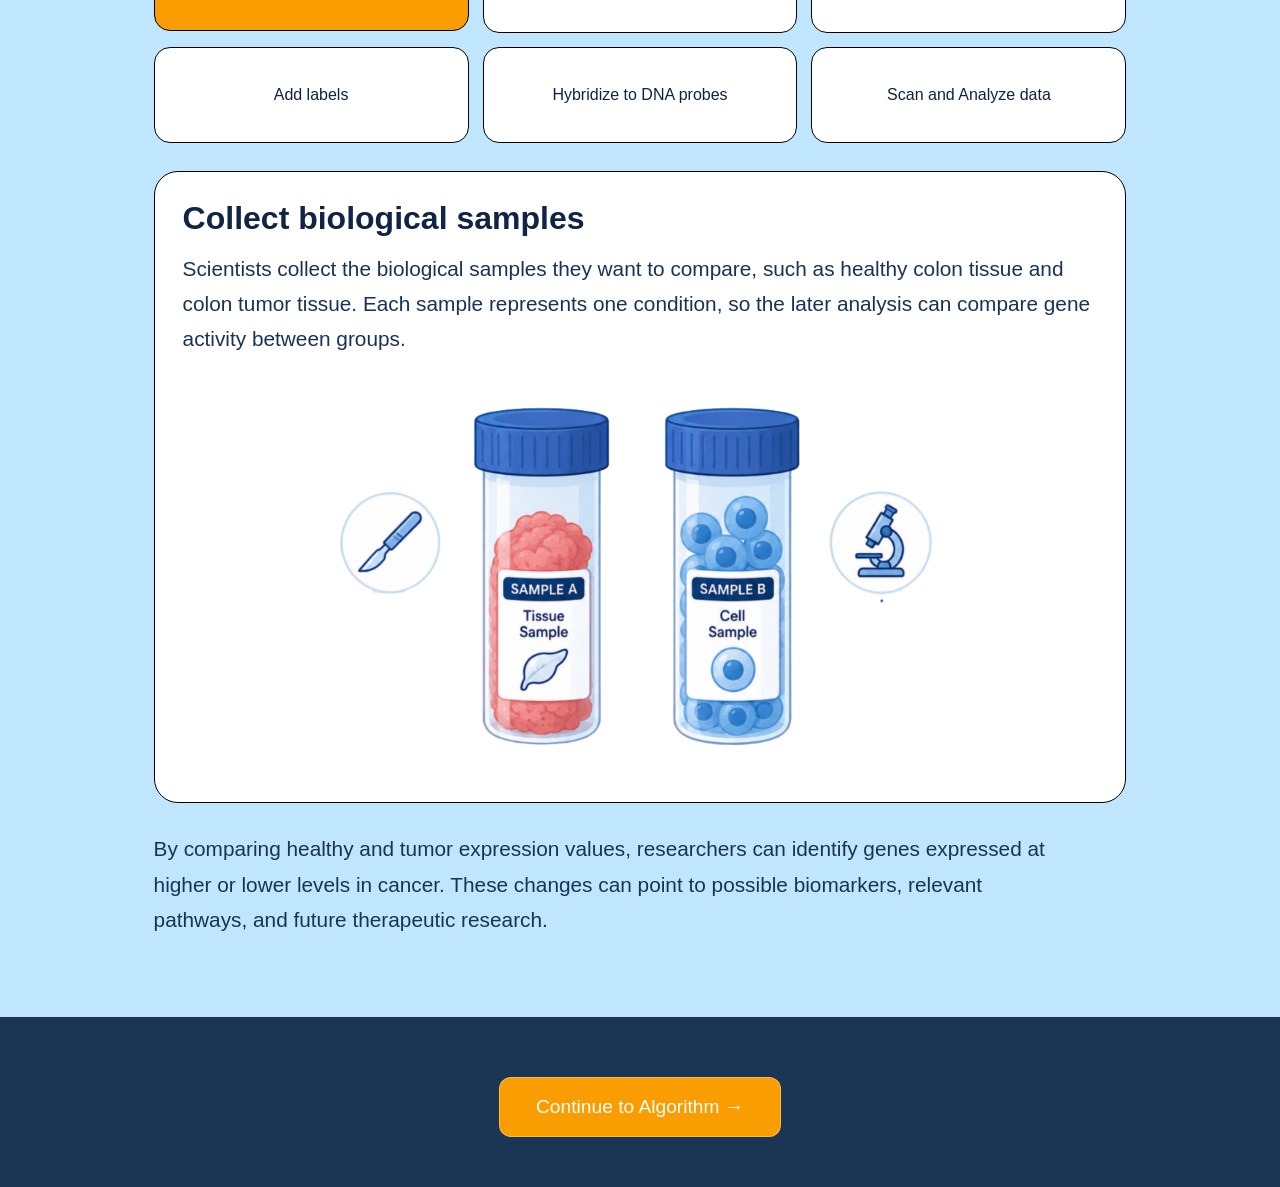
<file: research.html>
<!DOCTYPE html>
<html lang="en">

<head>

<meta charset="UTF-8">
<meta name="viewport" content="width=device-width, initial-scale=1.0">

<title>
Research - Gene Expression and Colon Cancer
</title>

<link rel="stylesheet" href="style.css">

</head>


<body class="research-page">


<!-- MENU -->


<div id="menu" class="menu">


<button id="closeMenu" class="close">
✕
</button>


<h2>
Explore
</h2>


<a href="index.html">
Home
</a>


<a href="research.html">
Research
</a>


<a href="algorithm.html">
Algorithm
</a>


<a href="results.html">
Results
</a>

<a href="citations.html">
        Citations
    </a>


</div>



<button id="menuButton" class="floating-menu">

☰

</button>






<!-- =====================
PART HEADER
===================== -->


<section class="chapter hero-small">


<h1 class="reveal">

PART 1

<br>

RESEARCH

</h1>


<p class="reveal">

Understanding the biological problem
before analyzing the data.

</p>


</section>







<!-- =====================
WHY DOES THIS MATTER
===================== -->


<section>


<h2 class="reveal">

Why Does This Matter?

</h2>



<p class="reveal center">

Colon cancer is one of the most common
cancers worldwide. It develops when
changes in cells disrupt normal growth
and function.

</p>





<div class="stats">



<div class="stat reveal">

<h3>
1.9M+
</h3>

<p>
New cases worldwide each year
</p>

</div>



<div class="stat reveal">

<h3>
900K+
</h3>

<p>
Deaths worldwide each year
</p>

</div>




<div class="stat reveal">

<h3>
#3
</h3>

<p>
Most common cancer worldwide
</p>

</div>



</div>



</section>









<!-- =====================
RISK FACTORS
===================== -->

<section class="colon-section">

    <div class="colon-container">

         <div class="diagram-wrapper">
                <img 
                src="images/colon.png"
                class="colon-image"
                alt="Human body with highlighted colon"
            >

            <div class="symptoms-card">

            <h3 class="symptom-title">Common Symptoms</h3>

            <div class="symptom constipation">
                Diarrhea or Constipation
            </div>

            <div class="symptom blood">
                Blood in Stool
            </div>

            <div class="symptom pain">
                Abdominal Pain
            </div>

            <div class="symptom weight">
                Unexplained Weight Loss
            </div>

            <div class="symptom fatigue">
                Fatigue &amp; Low Iron Levels
            </div>

        </div>
        </div>

            <div class="about-card">
                <h2>About Colon Cancer</h2>
                <p>
                    Colon cancer develops in the large intestine (colon),
                    usually from small growths called polyps, and most
                    commonly affects adults over 50.
                </p>

                <h3>Risk Factors</h3>
                <ul>
                    <li>High intake of processed meats</li>
                    <li>Low intake of fruits and vegetables</li>
                    <li>Sedentary lifestyle</li>
                    <li>Obesity</li>
                    <li>Family history</li>
                </ul>
            </div>

        

    </div>

</section>

<div class="detection-card">

<h3 class="highlight">  

Many people show no symptoms during
early stages, making detection difficult.

</h3>

</div>


</div>






<!-- =====================
MUTATIONS TO TUMOR DEVELOPMENT
===================== -->

<section class="tumor-development-section">

    <h2 class="reveal">From Mutations to Tumor Development</h2>

    <p class="center reveal">
        Colon cancer develops when genetic and epigenetic changes disrupt the systems that normally control cell division, DNA repair, and programmed cell death. These changes can alter gene expression, causing some genes to produce too much mRNA and others too little. The resulting protein changes can allow damaged cells to survive, divide, and form tumors.
    </p>

    <div class="tumor-transition-flow reveal" aria-label="Colon cancer progression flow">
        <div class="tumor-flow-step">DNA mutations or epigenetic changes</div>
        <div class="tumor-flow-arrow">→</div>
        <div class="tumor-flow-step">Altered gene regulation</div>
        <div class="tumor-flow-arrow">→</div>
        <div class="tumor-flow-step">Too much or too little mRNA</div>
        <div class="tumor-flow-arrow">→</div>
        <div class="tumor-flow-step">Altered protein levels</div>
        <div class="tumor-flow-arrow">→</div>
        <div class="tumor-flow-step">Changes in cell growth and survival</div>
        <div class="tumor-flow-arrow">→</div>
        <div class="tumor-flow-step">Tumor development</div>
    </div>

    <p class="tumor-note reveal">
        Gene-expression analysis identifies changes associated with tumor tissue, but it does not by itself prove causation. It helps study tumor biology and identify potential biomarkers or pathways.
    </p>

</section>




<!-- =====================
GENE EXPRESSION
===================== -->


<section>


<h2 class="reveal">

What Is Gene Expression?

</h2>




<p class="reveal center section-intro">

Almost every cell contains the same DNA,
but different cells activate different
genes to perform specialized functions.

</p>








<div class="biology-flow">

    <div class="biology-card">
        <h3>DNA</h3>
        <p>Genetic instructions</p>
        <img src="images/dna2.png" alt="DNA" class="dna2">
    </div>

    <div class="biology-arrow">
        →
    </div>

    <div class="biology-card">
        <h3>mRNA</h3>
        <p>Copied instructions</p>
        <img src="images/rna.png" alt="mRNA">
    </div>

    <div class="biology-arrow">
        →
    </div>

    <div class="biology-card">
        <h3>Protein</h3>
        <p>Functional molecules</p>
        <img src="images/protein.png" alt="Protein">
    </div>

    <div class="biology-arrow">
        →
    </div>

    <div class="biology-card">
        <h3>Cell Behavior</h3>
        <p>Growth, repair, and function</p>
        <img src="images/cell function.png" alt="Cells">
    </div>

</div>



</section>







<!-- =====================
ON AND OFF GENES
===================== -->


<section>


<h2 class="reveal">

What Does It Mean For A Gene To Be
"Turned On" Or "Turned Off"?

</h2>




<div class="expression-section">

    <div class="expression-cards">

        <div class="expression-card" onclick="openGeneInfo('on')">
            <h3>Gene Turned On</h3>
            <p>More active genes produce more mRNA and proteins.</p>
            <span>Higher Gene Expression</span>
        </div>

        <div class="expression-card" onclick="openGeneInfo('off')">
            <h3>Gene Turned Off</h3>
            <p>Less active genes produce fewer mRNA and proteins.</p>
            <span>Lower Gene Expression</span>
        </div>

    </div>

    <img
        id="geneExpressionImage"
        src=""
        class="expression-diagram"
        alt="Gene expression diagram">

</div>


</div>





<p class="center reveal section-intro">

Cancer can disrupt normal regulation,
causing some genes to become unusually
active while others become inactive.

</p>



</section>








<!-- =====================
MICROARRAY
===================== -->


<section class="microarray-measure-section">

    <h2 class="reveal">How Do We Measure Gene Expression?</h2>

    <p class="center reveal">
        A DNA microarray measures expression levels for thousands of known genes in one experiment. Labeled material from a sample binds to matching DNA probes, and the resulting signal estimates how much RNA was present.
    </p>

    <div class="microarray-section">
        <div class="microarray-timeline reveal" role="tablist" aria-label="Microarray assay steps">
            <button type="button" class="microarray-step active" data-step="samples" aria-selected="true" aria-controls="micro-step-text">Collect samples</button>
            <button type="button" class="microarray-step" data-step="rna" aria-selected="false" aria-controls="micro-step-text">Extract RNA</button>
            <button type="button" class="microarray-step" data-step="prep" aria-selected="false" aria-controls="micro-step-text">Convert the RNA into cDNA</button>
            <button type="button" class="microarray-step" data-step="hybridize" aria-selected="false" aria-controls="micro-step-text">Add labels</button>
            <button type="button" class="microarray-step" data-step="scan" aria-selected="false" aria-controls="micro-step-text">Hybridize to DNA probes</button>
            <button type="button" class="microarray-step" data-step="analysis" aria-selected="false" aria-controls="micro-step-text">Scan and Analyze data</button>
        </div>

        <div class="microarray-detail reveal">
            <h3 id="micro-step-title">Collect biological samples</h3>
            <p id="micro-step-text">Scientists collect the biological samples they want to compare, such as healthy colon tissue and colon tumor tissue. Each sample represents one condition, so the later analysis can compare gene activity between groups.</p>
            <img
                id="micro-step-image"
                class="microarray-step-image"
                src="images/1.png"
                alt="Illustration of collecting biological samples"
            >
        </div>
    </div>

    <div class="microarray-summary reveal">
        <p>By comparing healthy and tumor expression values, researchers can identify genes expressed at higher or lower levels in cancer. These changes can point to possible biomarkers, relevant pathways, and future therapeutic research.</p>
    </div>

</section>







<!-- =====================
QUESTION
===================== -->


<div class="page-navigation">
    <a href="algorithm.html" class="next-button">
        Continue to Algorithm →
    </a>
</div>





<script src="script.js"></script>
<script>

window.addEventListener("scroll", () => {

    const section =
        document.querySelector(".colon-section");

    const rect =
        section.getBoundingClientRect();

    const progress =
        Math.min(
            Math.max(
                -rect.top / window.innerHeight * 2,
                0
            ),
            1
        );


    const image =
        document.querySelector(".colon-image");

    const about =
        document.querySelector(".about-card");

    const symptoms =
        document.querySelector(".symptoms-card");

    const diagram =
    document.querySelector(".diagram-wrapper");


    const imageOffset = progress * 400;
const imageScale = 1 + (progress * 1.2);

diagram.style.transform =
    `translateX(${imageOffset}px) scale(${imageScale})`;


    about.style.opacity =
        1 - progress;


    symptoms.style.opacity =
        progress;

});

</script>


</body>

</html>
</file>
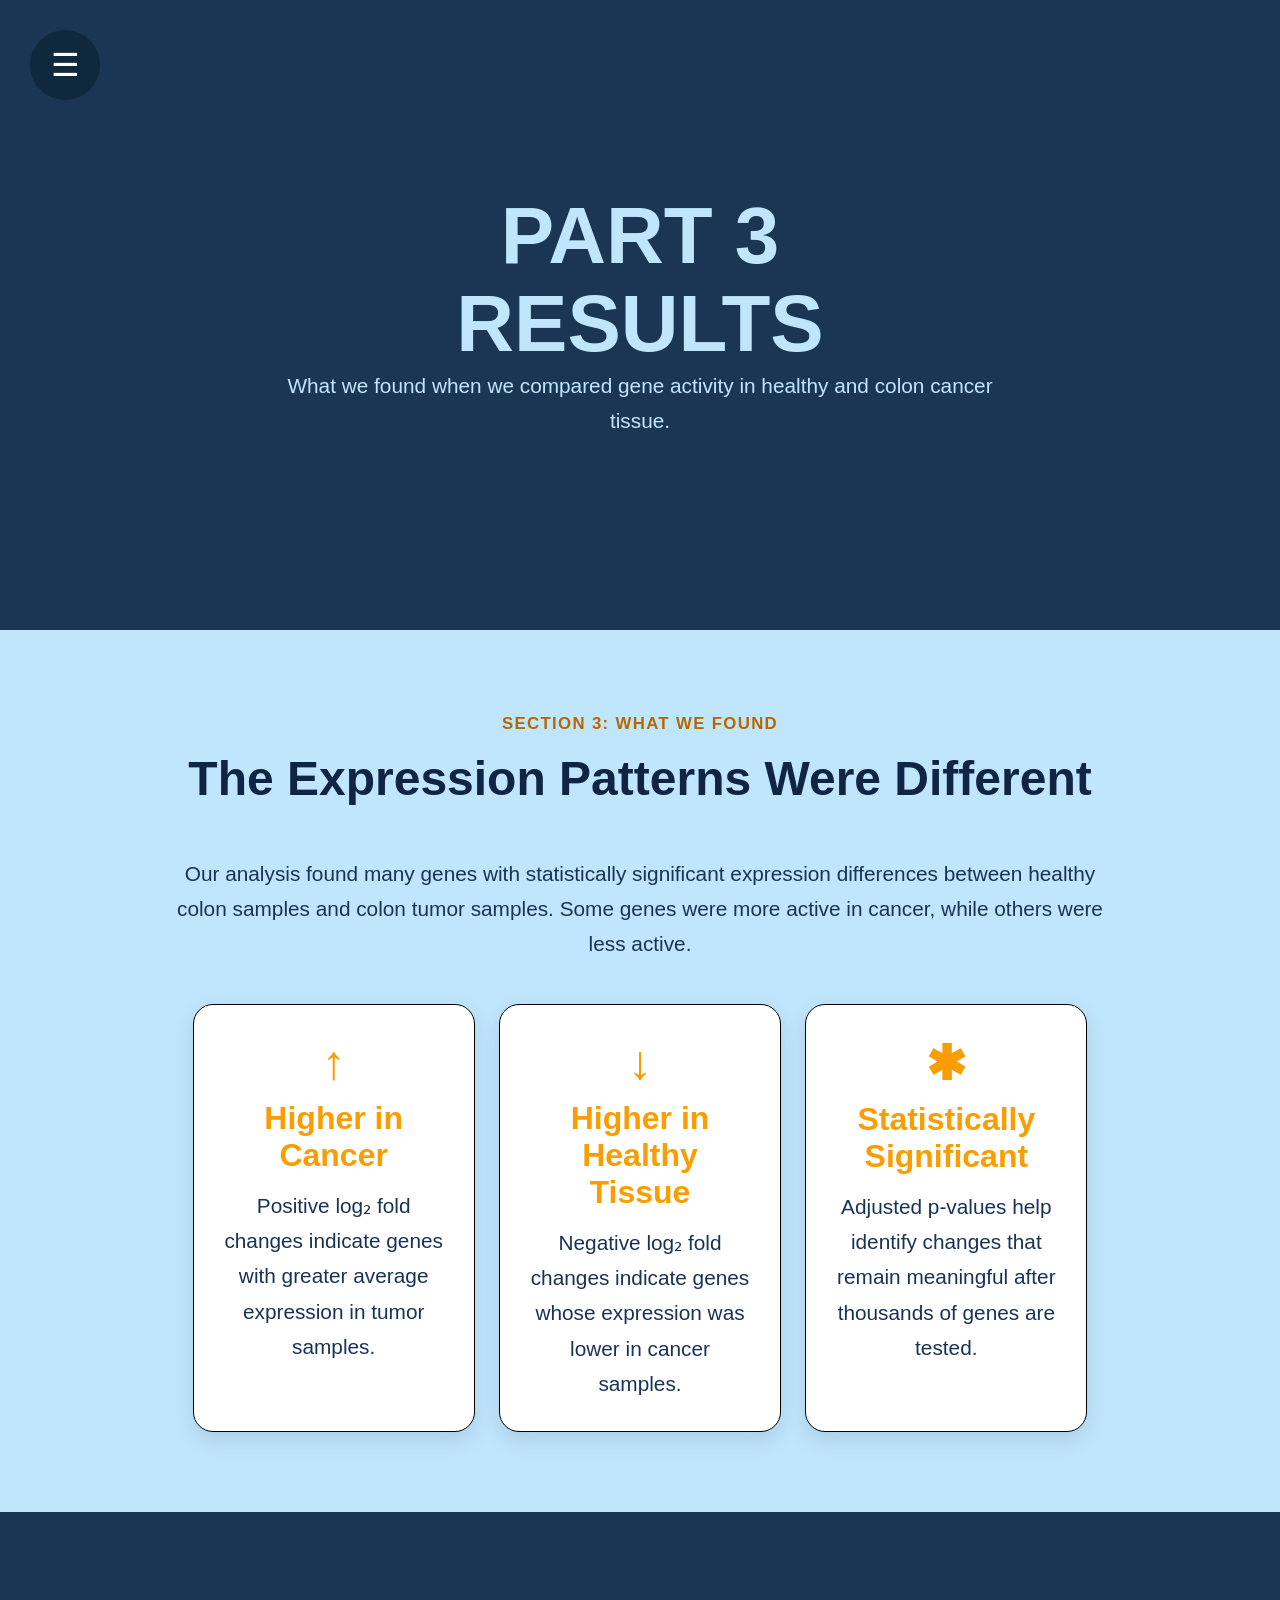
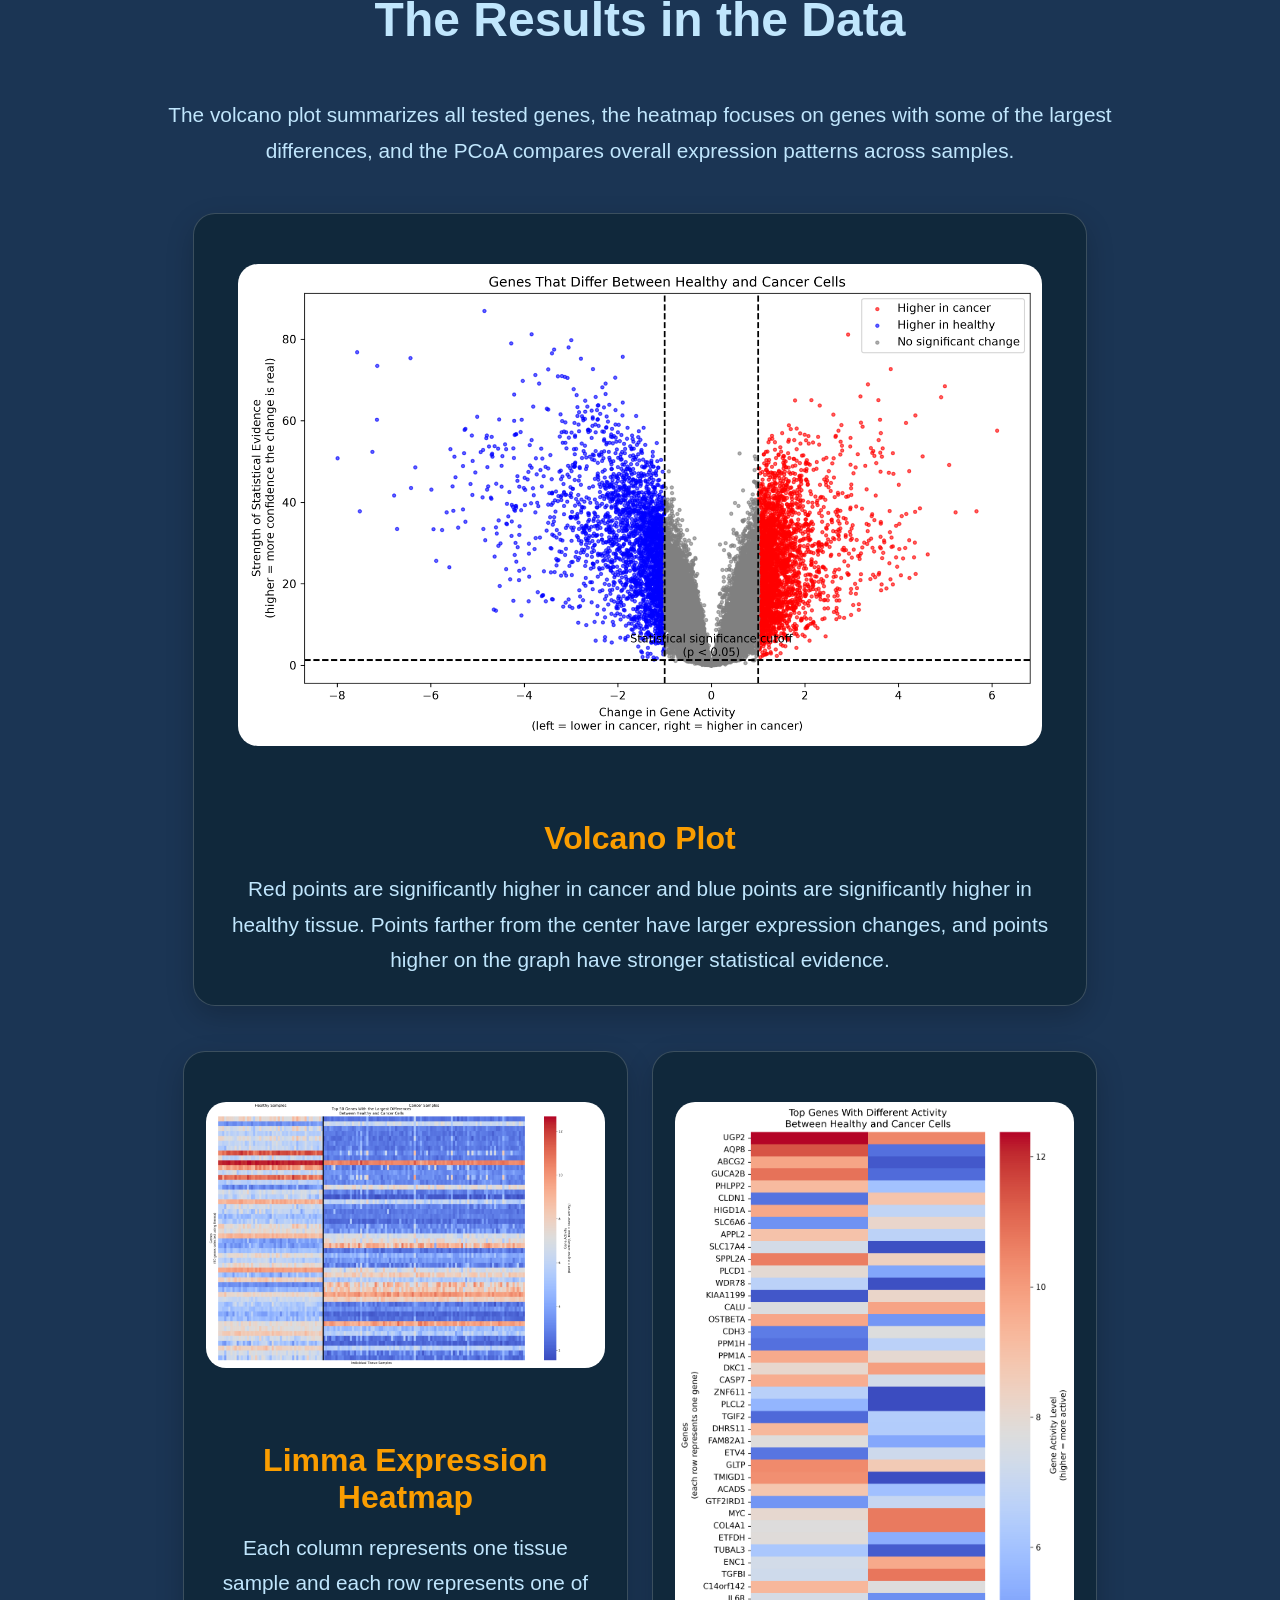
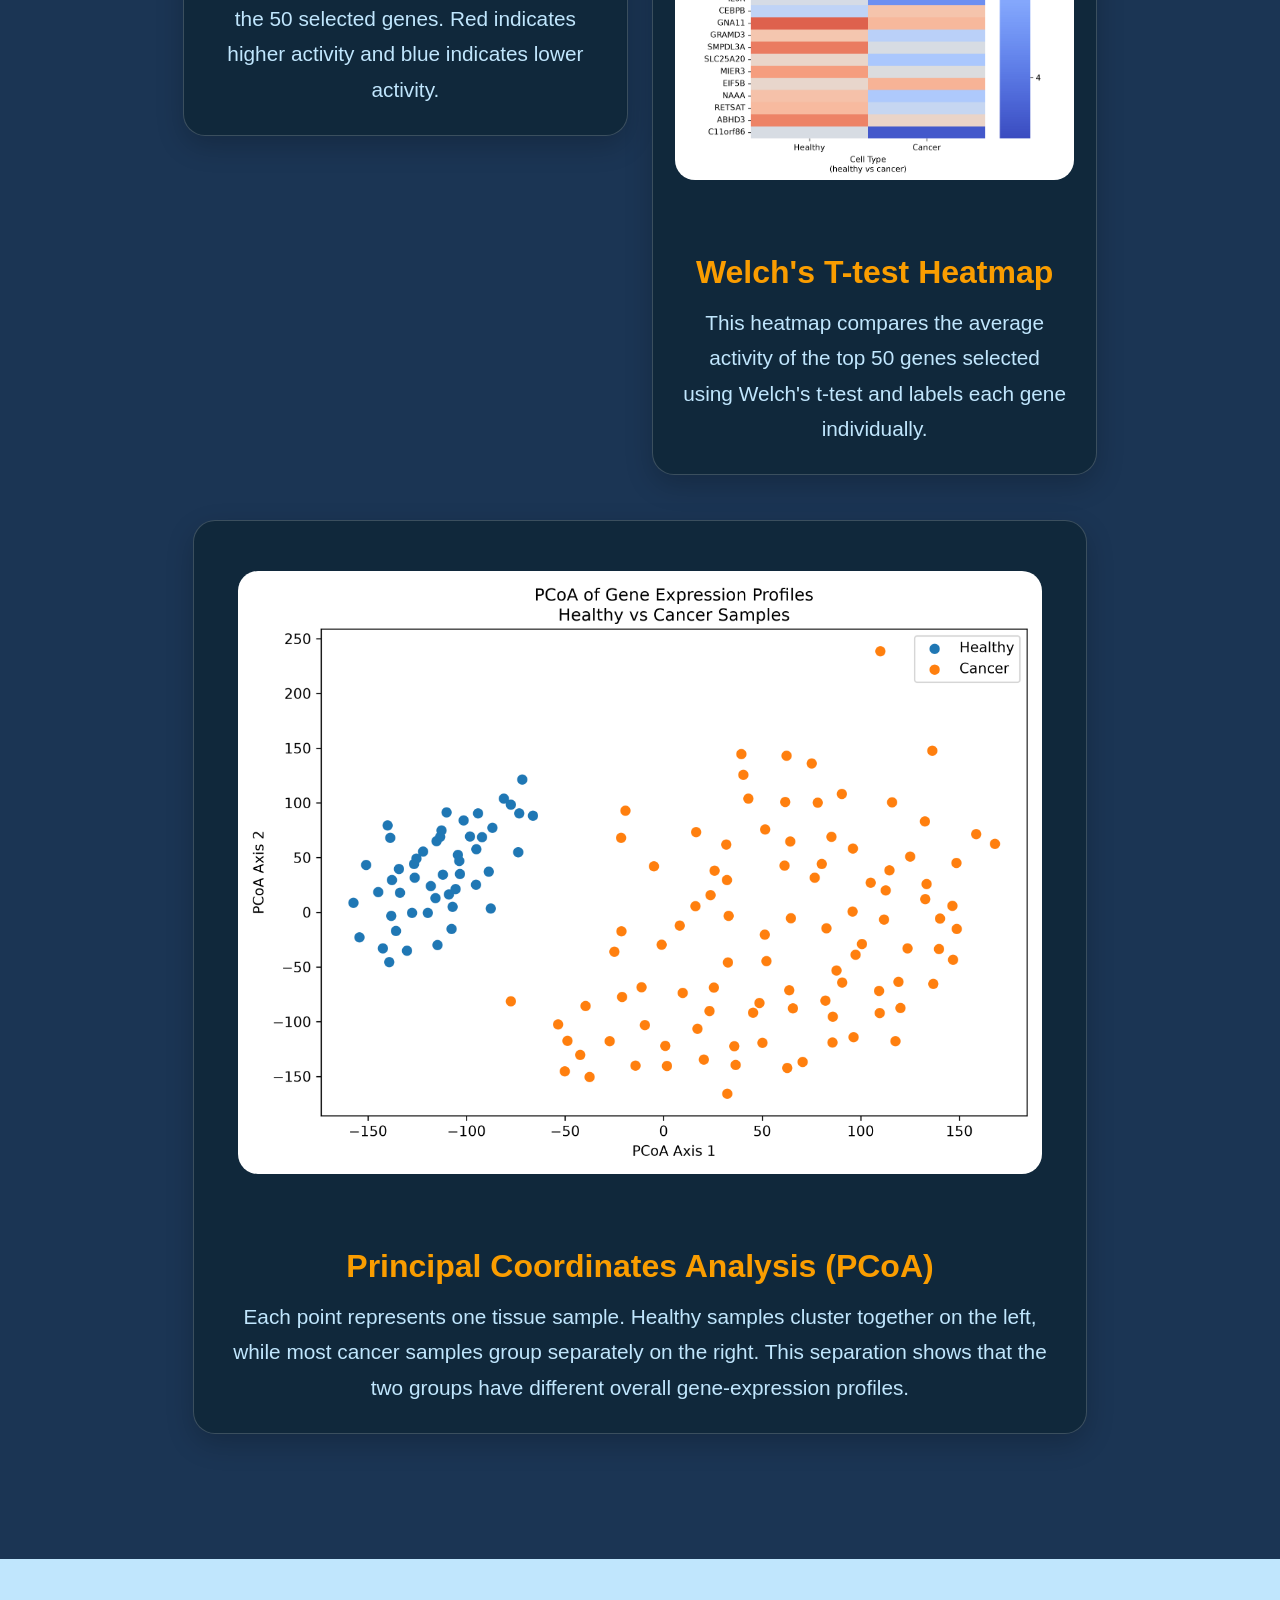
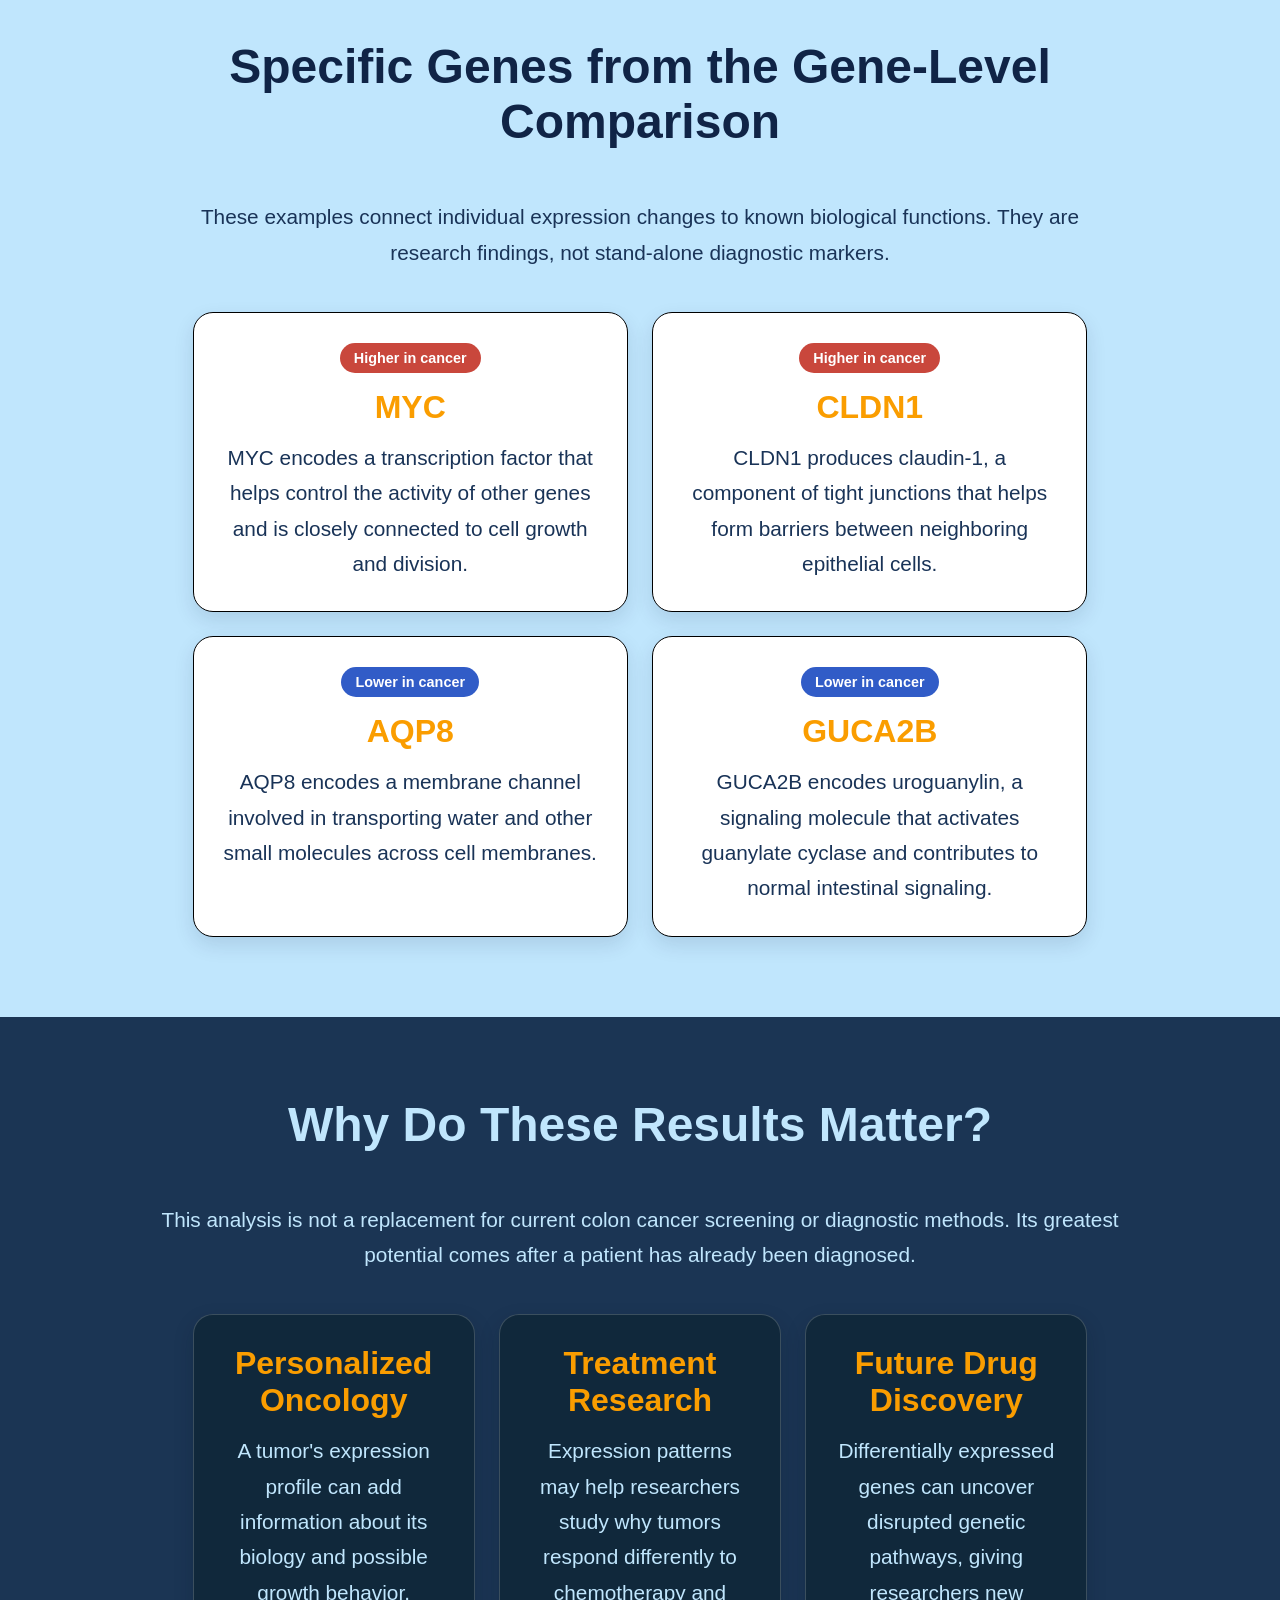
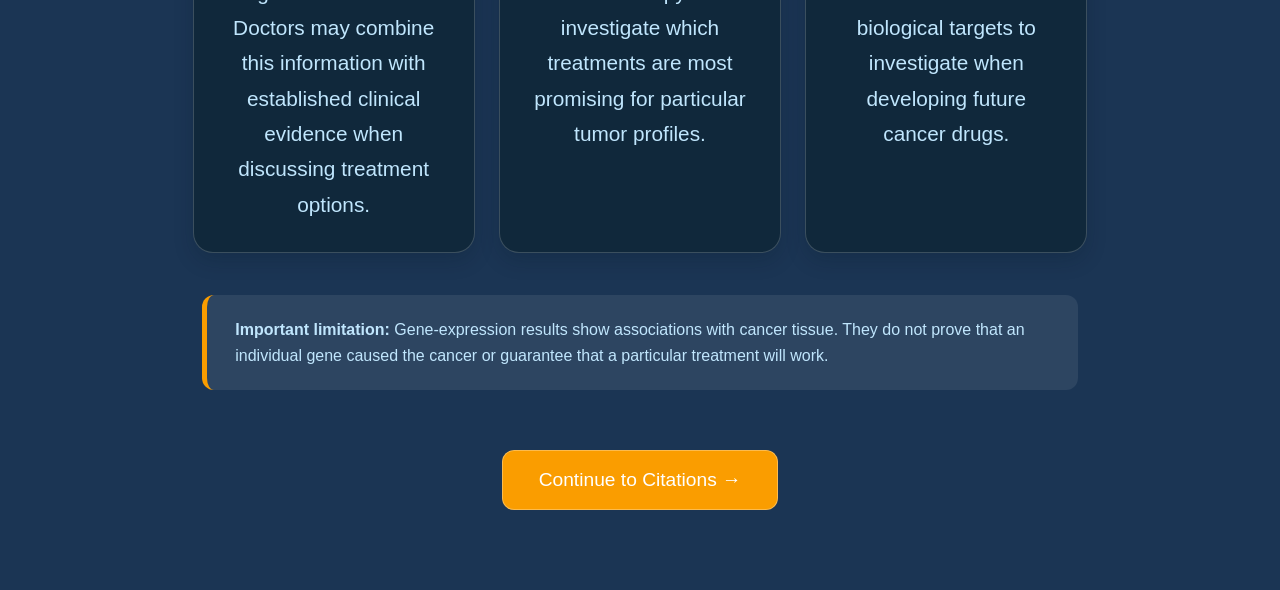
<file: results.html>
<!DOCTYPE html>
<html lang="en">

<head>
    <meta charset="UTF-8">
    <meta name="viewport" content="width=device-width, initial-scale=1.0">
    <title>Results - Gene Expression Analysis</title>
    <link rel="stylesheet" href="style.css">
</head>

<body class="results-page">

<div id="menu" class="menu">
    <button id="closeMenu" class="close">✕</button>
    <h2>Explore</h2>
    <a href="index.html">Home</a>
    <a href="research.html">Research</a>
    <a href="algorithm.html">Algorithm</a>
    <a href="results.html">Results</at>
    <a href="citations.html">Citations</a>
</div>

<button id="menuButton" class="floating-menu">☰</button>

<!-- PART HEADER -->
<section class="chapter hero-small">
    <h1 class="reveal">PART 3<br>RESULTS</h1>
    <p class="reveal">What we found when we compared gene activity in healthy and colon cancer tissue.</p>
</section>

<!-- RESULT OVERVIEW -->
<section>
    <p class="results-kicker reveal">Section 3: What We Found</p>
    <h2 class="reveal">The Expression Patterns Were Different</h2>
    <p class="center reveal results-intro">
        Our analysis found many genes with statistically significant expression differences between healthy colon samples and colon tumor samples. Some genes were more active in cancer, while others were less active.
    </p>

    <div class="results-summary-grid">
        <article class="result-summary-card reveal">
            <span class="result-symbol">↑</span>
            <h3>Higher in Cancer</h3>
            <p>Positive log₂ fold changes indicate genes with greater average expression in tumor samples.</p>
        </article>
        <article class="result-summary-card reveal">
            <span class="result-symbol">↓</span>
            <h3>Higher in Healthy Tissue</h3>
            <p>Negative log₂ fold changes indicate genes whose expression was lower in cancer samples.</p>
        </article>
        <article class="result-summary-card reveal">
            <span class="result-symbol">✱</span>
            <h3>Statistically Significant</h3>
            <p>Adjusted p-values help identify changes that remain meaningful after thousands of genes are tested.</p>
        </article>
    </div>
</section>

<!-- GRAPHS -->
<section>
    <h2 class="reveal">The Results in the Data</h2>
    <p class="center reveal results-intro">The volcano plot summarizes all tested genes, the heatmap focuses on genes with some of the largest differences, and the PCoA compares overall expression patterns across samples.</p>

    <figure class="result-figure reveal">
        <img src="images/Limma%20volcano_plot.png" alt="Limma volcano plot comparing gene expression in healthy and colon cancer samples">
        <figcaption>
            <h3>Volcano Plot</h3>
            <p>Red points are significantly higher in cancer and blue points are significantly higher in healthy tissue. Points farther from the center have larger expression changes, and points higher on the graph have stronger statistical evidence.</p>
        </figcaption>
    </figure>

    <div class="heatmap-comparison">
        <figure class="result-figure reveal">
            <img src="images/Limma%20expression_heatmap.png" alt="Limma heatmap of the top 50 genes with different activity in healthy and colon cancer samples">
            <figcaption>
                <h3>Limma Expression Heatmap</h3>
                <p>Each column represents one tissue sample and each row represents one of the 50 selected genes. Red indicates higher activity and blue indicates lower activity.</p>
            </figcaption>
        </figure>

        <figure class="result-figure reveal">
            <img src="images/expression_heatmap_of_top_50_genes.png" alt="Welch's t-test heatmap of the top 50 genes in healthy and colon cancer samples">
            <figcaption>
                <h3>Welch's T-test Heatmap</h3>
                <p>This heatmap compares the average activity of the top 50 genes selected using Welch's t-test and labels each gene individually.</p>
            </figcaption>
        </figure>
    </div>

    <figure class="result-figure reveal">
        <img src="images/PCoA_plot.png" alt="PCoA plot showing healthy and colon cancer samples grouped by gene-expression patterns">
        <figcaption>
            <h3>Principal Coordinates Analysis (PCoA)</h3>
            <p>Each point represents one tissue sample. Healthy samples cluster together on the left, while most cancer samples group separately on the right. This separation shows that the two groups have different overall gene-expression profiles.</p>
        </figcaption>
    </figure>
</section>

<!-- SPECIFIC GENES -->
<section>
    <h2 class="reveal">Specific Genes from the Gene-Level Comparison</h2>
    <p class="center reveal results-intro">These examples connect individual expression changes to known biological functions. They are research findings, not stand-alone diagnostic markers.</p>

    <div class="gene-result-grid">
        <article class="gene-result-card reveal">
            <div class="gene-direction up">Higher in cancer</div>
            <h3>MYC</h3>
            <p>MYC encodes a transcription factor that helps control the activity of other genes and is closely connected to cell growth and division.</p>
        </article>
        <article class="gene-result-card reveal">
            <div class="gene-direction up">Higher in cancer</div>
            <h3>CLDN1</h3>
            <p>CLDN1 produces claudin-1, a component of tight junctions that helps form barriers between neighboring epithelial cells.</p>
        </article>
        <article class="gene-result-card reveal">
            <div class="gene-direction down">Lower in cancer</div>
            <h3>AQP8</h3>
            <p>AQP8 encodes a membrane channel involved in transporting water and other small molecules across cell membranes.</p>
        </article>
        <article class="gene-result-card reveal">
            <div class="gene-direction down">Lower in cancer</div>
            <h3>GUCA2B</h3>
            <p>GUCA2B encodes uroguanylin, a signaling molecule that activates guanylate cyclase and contributes to normal intestinal signaling.</p>
        </article>
    </div>
</section>

<!-- REAL-WORLD SIGNIFICANCE -->
<section>
    <h2 class="reveal">Why Do These Results Matter?</h2>
    <p class="center reveal results-intro">
        This analysis is not a replacement for current colon cancer screening or diagnostic methods. Its greatest potential comes after a patient has already been diagnosed.
    </p>

    <div class="application-grid">
        <article class="application-card reveal">
            <h3>Personalized Oncology</h3>
            <p>A tumor's expression profile can add information about its biology and possible growth behavior. Doctors may combine this information with established clinical evidence when discussing treatment options.</p>
        </article>
        <article class="application-card reveal">
            <h3>Treatment Research</h3>
            <p>Expression patterns may help researchers study why tumors respond differently to chemotherapy and investigate which treatments are most promising for particular tumor profiles.</p>
        </article>
        <article class="application-card reveal">
            <h3>Future Drug Discovery</h3>
            <p>Differentially expressed genes can uncover disrupted genetic pathways, giving researchers new biological targets to investigate when developing future cancer drugs.</p>
        </article>
    </div>

    <div class="results-caution reveal">
        <strong>Important limitation:</strong> Gene-expression results show associations with cancer tissue. They do not prove that an individual gene caused the cancer or guarantee that a particular treatment will work.
    </div>

    <div class="page-navigation">
        <a href="citations.html" class="next-button">Continue to Citations →</a>
    </div>
</section>

<script src="script.js"></script>

</body>
</html>
</file>
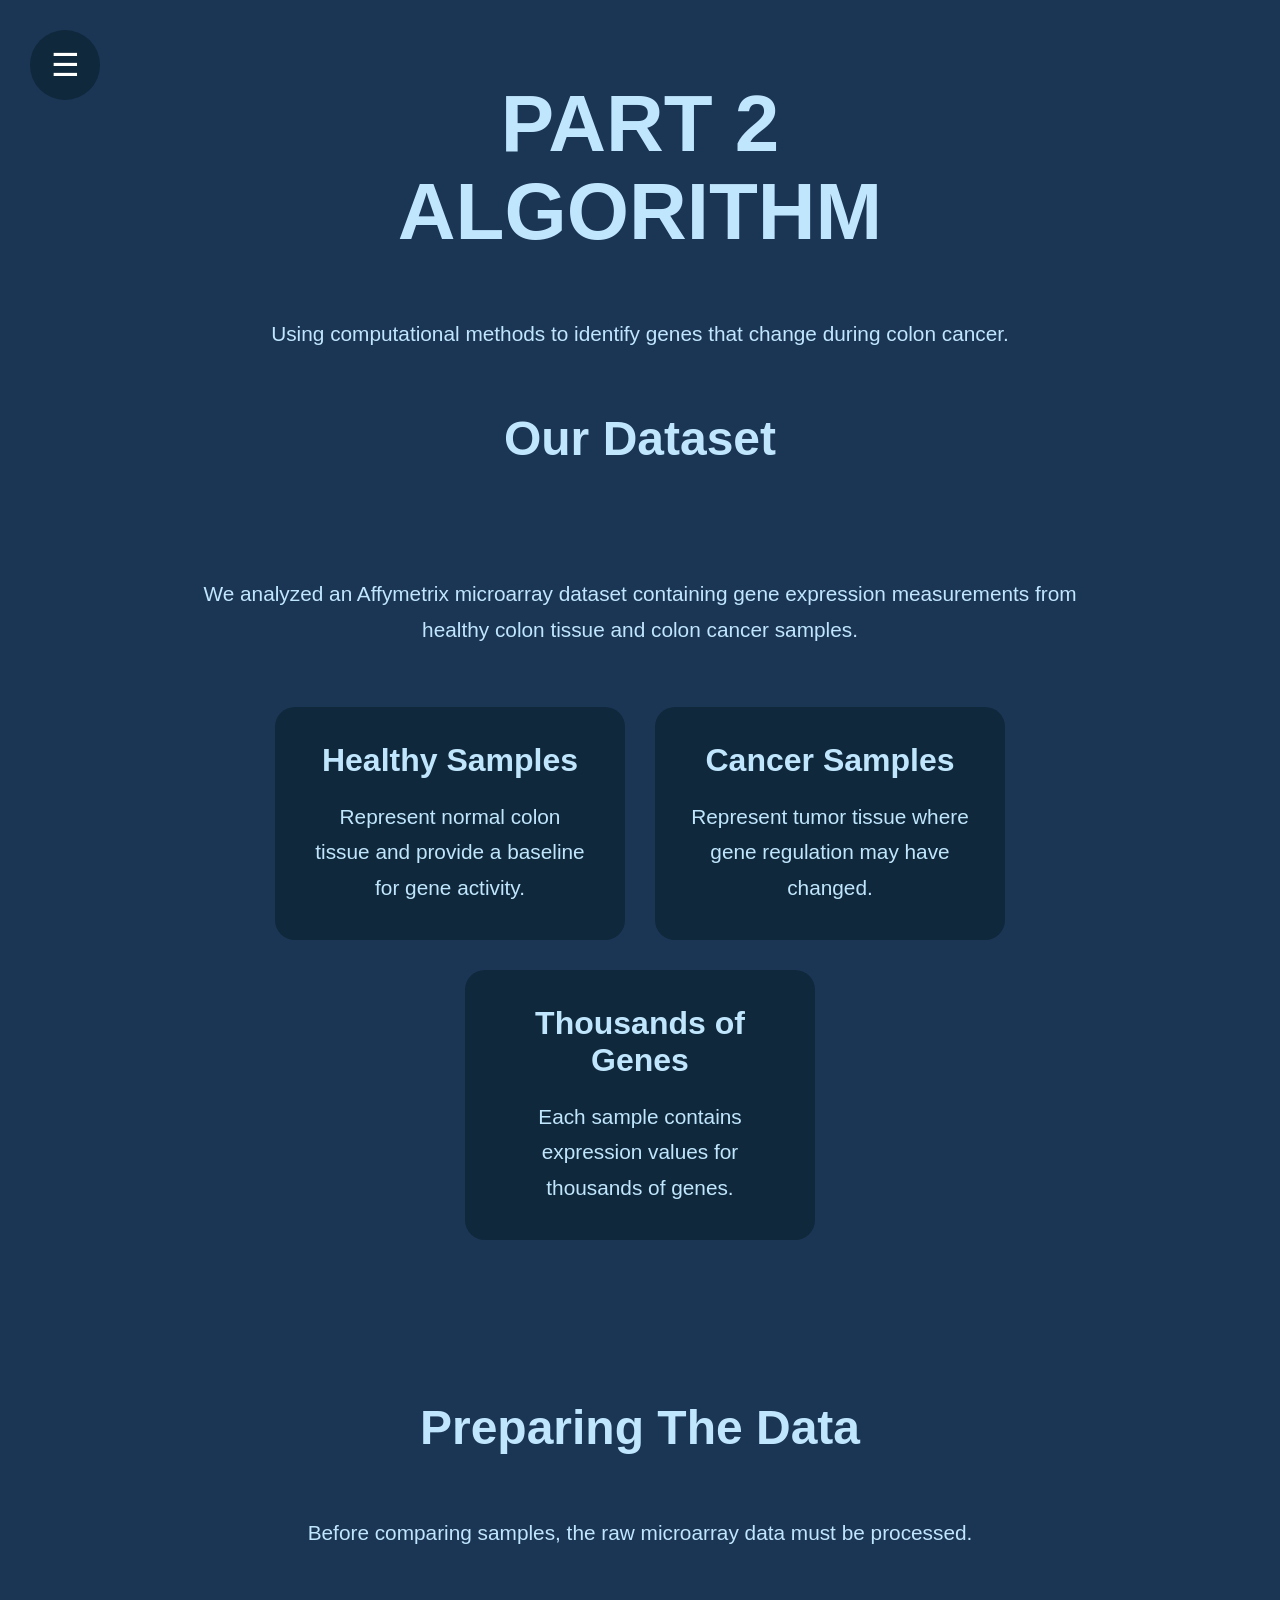
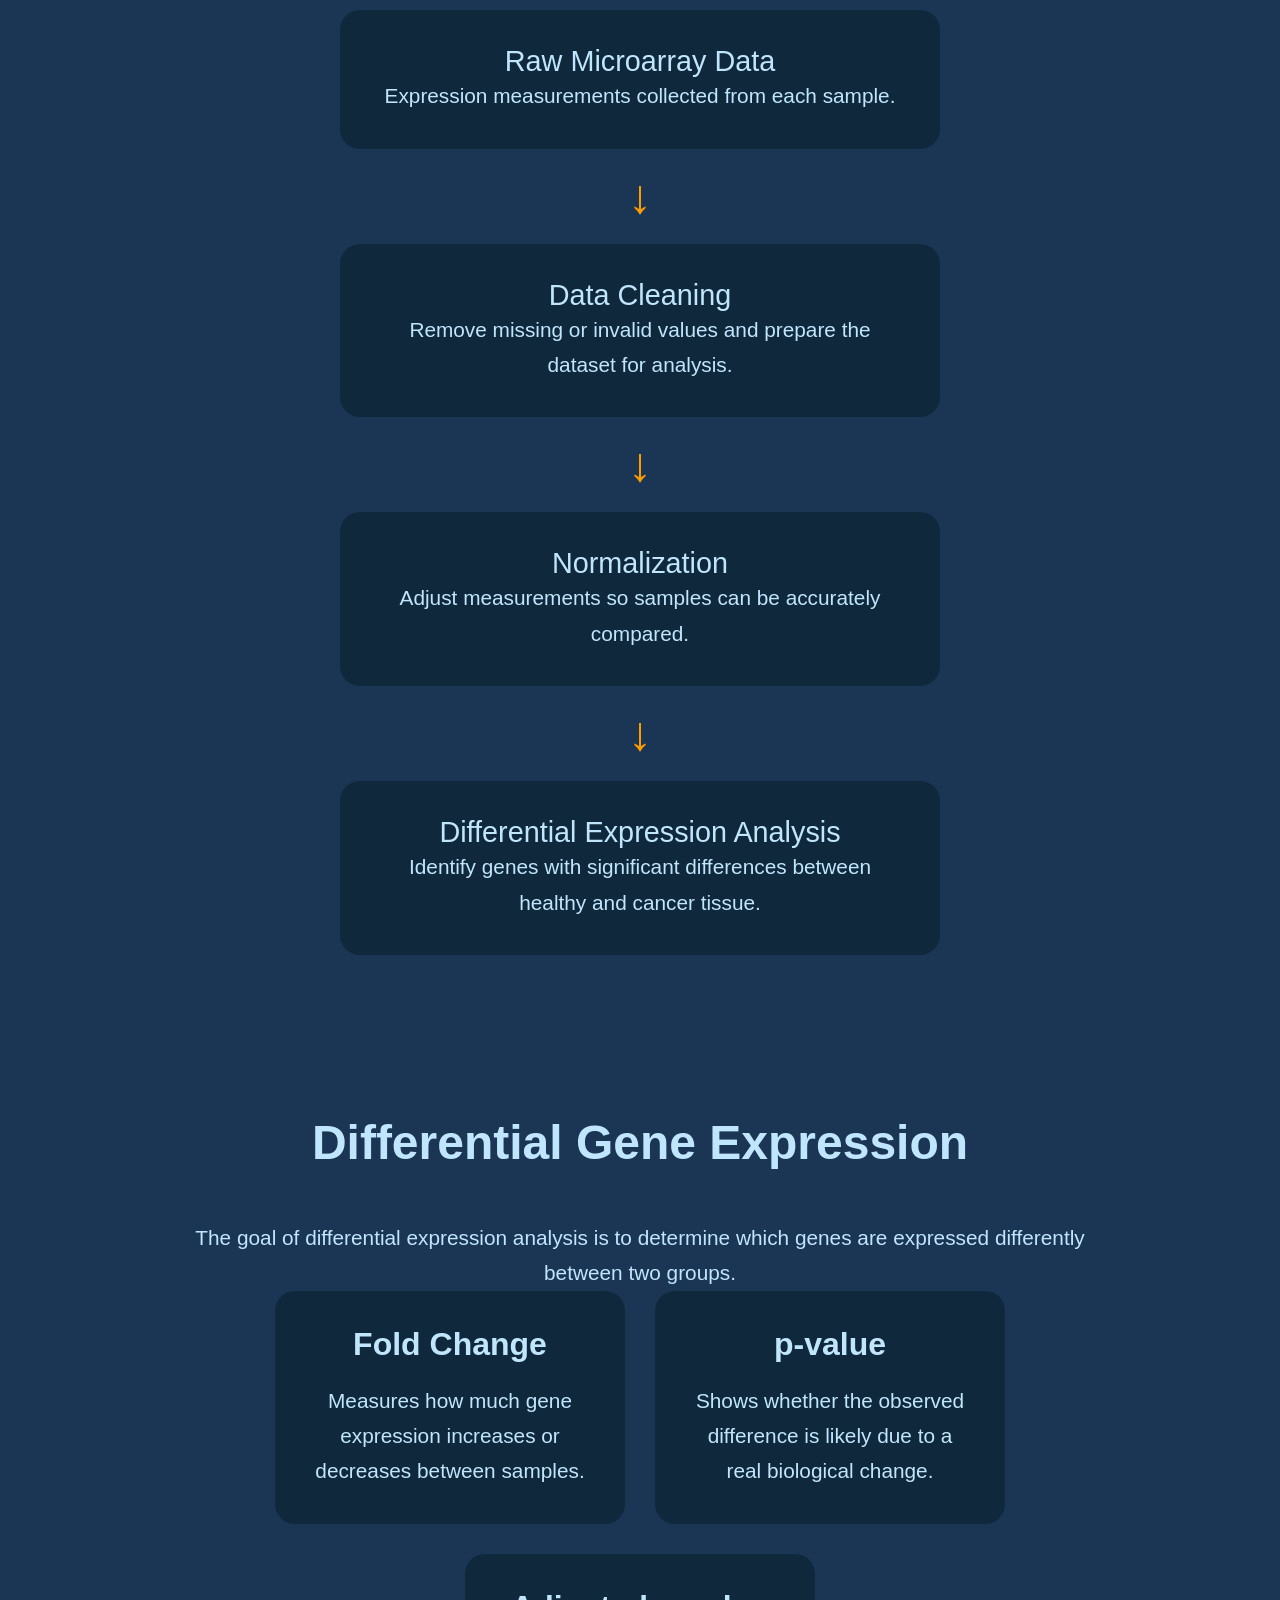
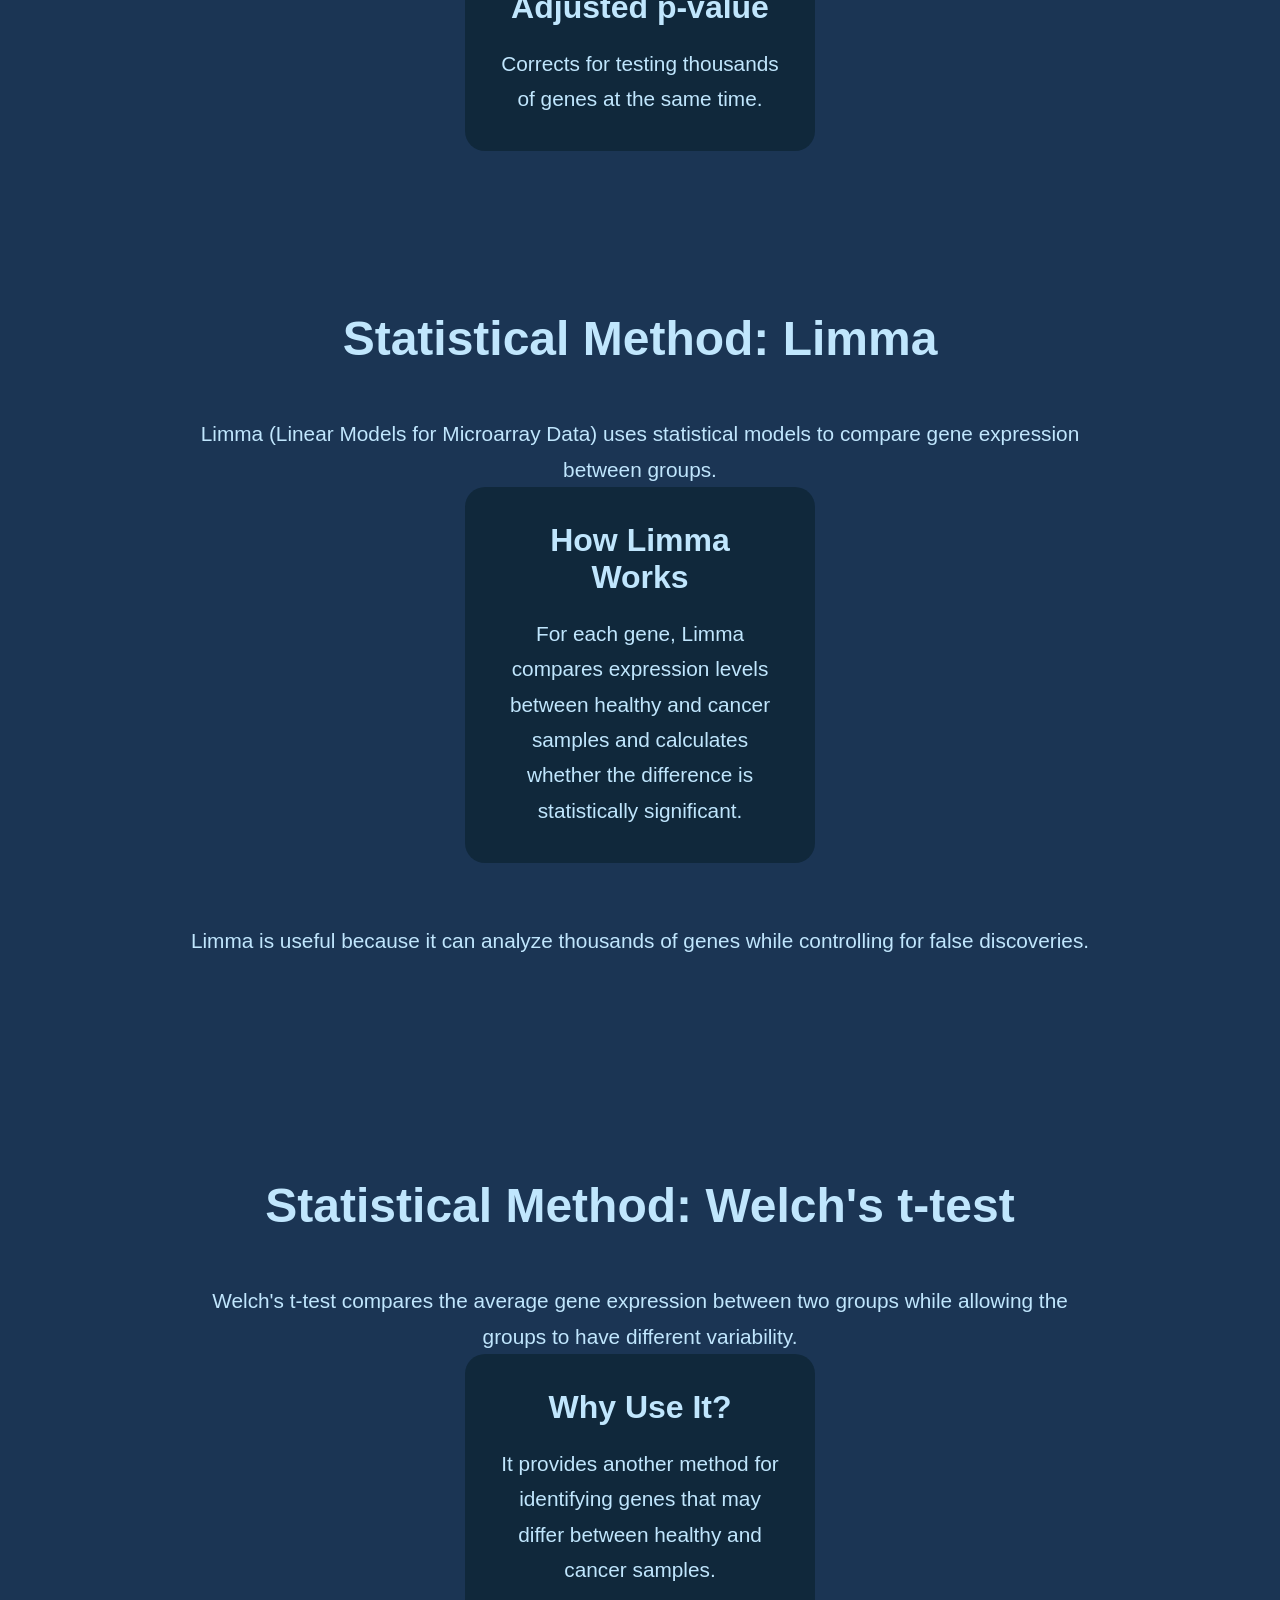
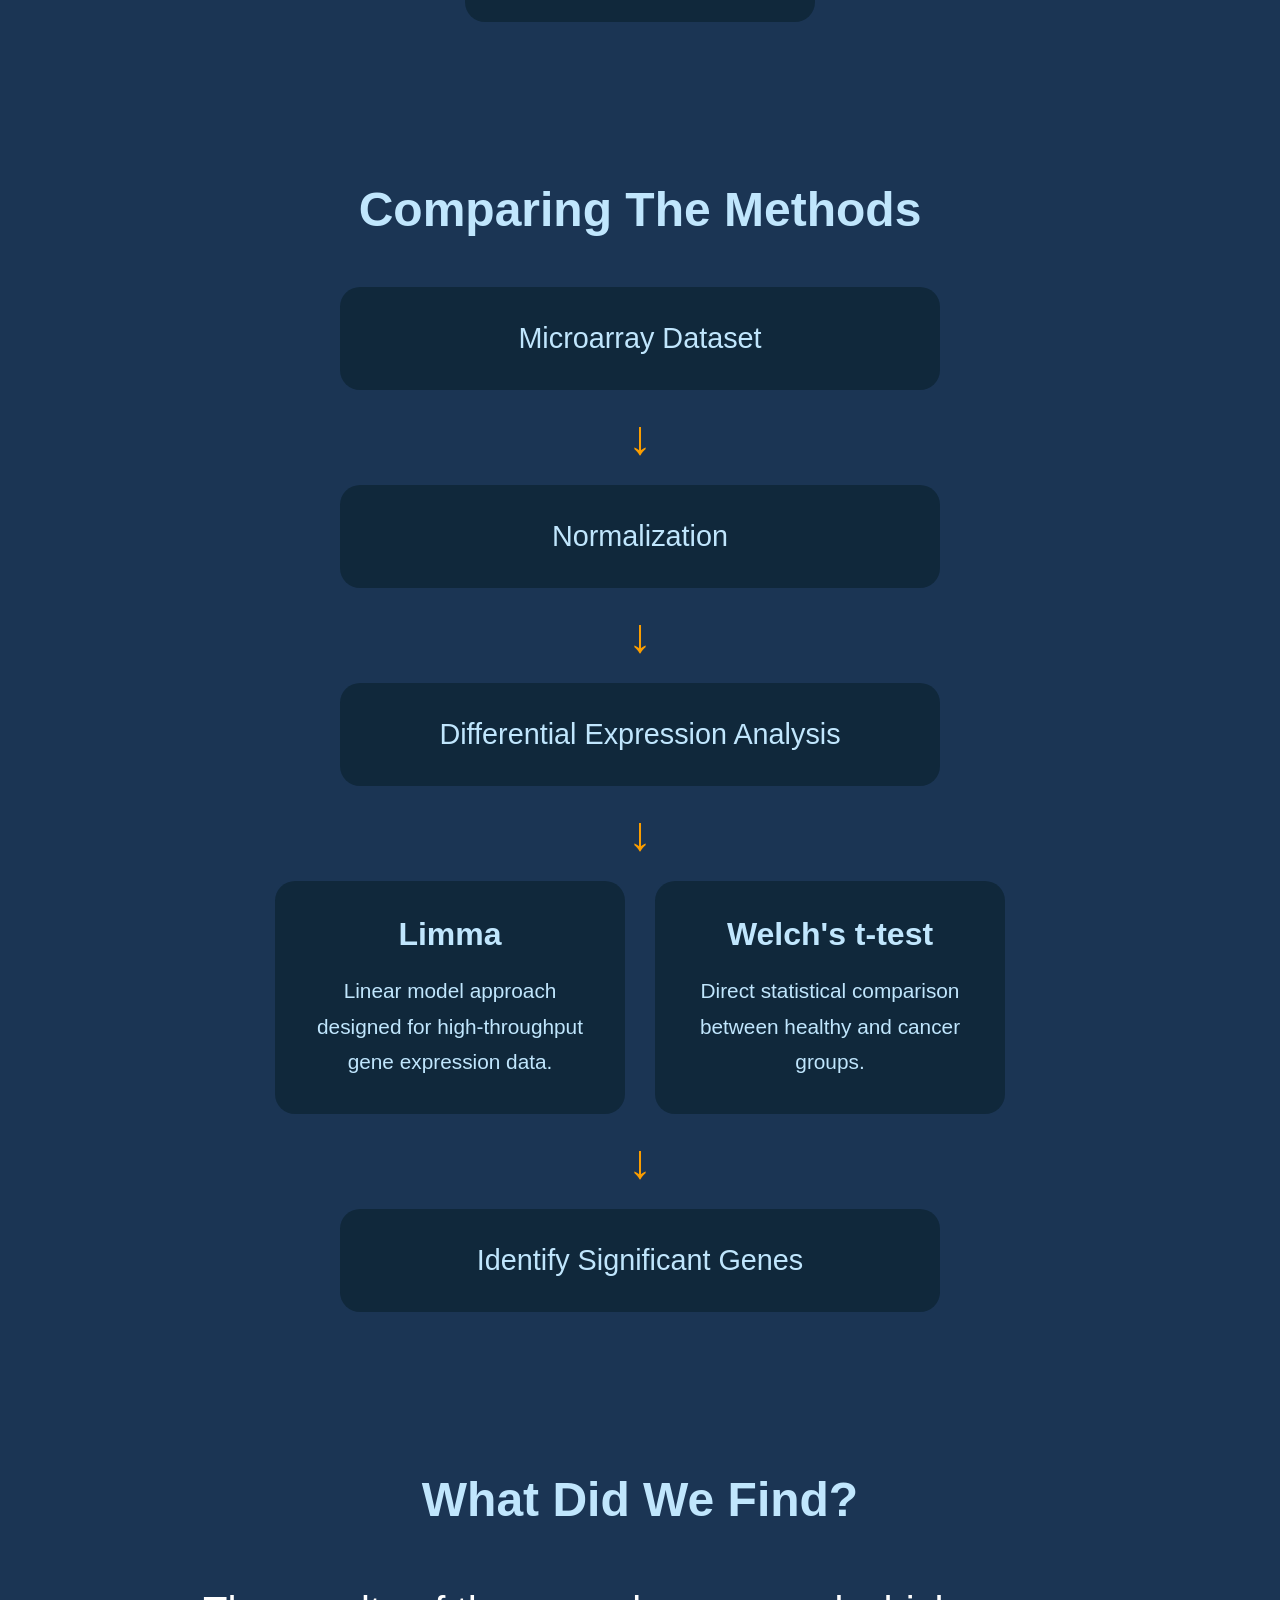
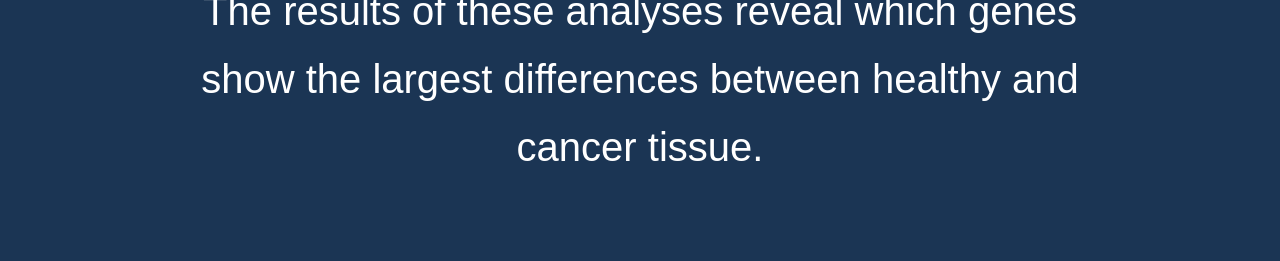
<file: Final-Project-Website-Generated/algorithm.html>
<!DOCTYPE html>
<html lang="en">

<head>

<meta charset="UTF-8">
<meta name="viewport" content="width=device-width, initial-scale=1.0">

<title>
Algorithm - Gene Expression Analysis
</title>

<link rel="stylesheet" href="style.css">

</head>


<body>



<!-- MENU -->

<div id="menu" class="menu">


<button id="closeMenu" class="close">
✕
</button>


<h2>
Explore
</h2>


<a href="index.html">
Home
</a>


<a href="research.html">
Research
</a>


<a href="algorithm.html">
Algorithm
</a>


<a href="results.html">
Results
</a>


<a href="conclusion.html">
Conclusion
</a>

<a href="citations.html">
        Citations
    </a>


</div>



<button id="menuButton" class="floating-menu">

☰

</button>






<!-- =====================
HEADER
===================== -->


<section class="hero-small">


<h1 class="reveal">

PART 2

<br>

ALGORITHM

</h1>


<p class="reveal center section-intro">

Using computational methods to identify
genes that change during colon cancer.

</p>


<h2 class="reveal">

Our Dataset

</h2>



<p class="center reveal section-intro">

We analyzed an Affymetrix microarray dataset
containing gene expression measurements
from healthy colon tissue and colon cancer
samples.

</p>



<div class="cards">


<div class="card reveal">


<h3>

Healthy Samples

</h3>


<p>

Represent normal colon tissue and provide
a baseline for gene activity.

</p>


</div>




<div class="card reveal">


<h3>

Cancer Samples

</h3>


<p>

Represent tumor tissue where gene
regulation may have changed.

</p>


</div>



<div class="card reveal">


<h3>

Thousands of Genes

</h3>


<p>

Each sample contains expression values
for thousands of genes.

</p>


</div>


</div>


</section>









<!-- =====================
DATA PROCESSING
===================== -->


<section>


<h2 class="reveal">

Preparing The Data

</h2>




<p class="center reveal section-intro">

Before comparing samples, the raw
microarray data must be processed.

</p>





<div class="pipeline">



<div class="pipeline-step reveal">

Raw Microarray Data

<p>

Expression measurements collected from
each sample.

</p>

</div>




<div class="pipeline-arrow">

↓

</div>




<div class="pipeline-step reveal">

Data Cleaning

<p>

Remove missing or invalid values and
prepare the dataset for analysis.

</p>

</div>




<div class="pipeline-arrow">

↓

</div>




<div class="pipeline-step reveal">

Normalization

<p>

Adjust measurements so samples can be
accurately compared.

</p>

</div>



<div class="pipeline-arrow">

↓

</div>




<div class="pipeline-step reveal">

Differential Expression Analysis

<p>

Identify genes with significant differences
between healthy and cancer tissue.

</p>

</div>



</div>


</section>








<!-- =====================
DIFFERENTIAL EXPRESSION
===================== -->


<section>


<h2 class="reveal">

Differential Gene Expression

</h2>




<p class="center reveal">

The goal of differential expression analysis
is to determine which genes are expressed
differently between two groups.

</p>




<div class="cards">


<div class="card reveal">


<h3>

Fold Change

</h3>


<p>

Measures how much gene expression
increases or decreases between samples.

</p>


</div>




<div class="card reveal">


<h3>

p-value

</h3>


<p>

Shows whether the observed difference
is likely due to a real biological change.

</p>


</div>




<div class="card reveal">


<h3>

Adjusted p-value

</h3>


<p>

Corrects for testing thousands of genes
at the same time.

</p>


</div>


</div>



</section>









<!-- =====================
LIMMA
===================== -->


<section>


<h2 class="reveal">

Statistical Method: Limma

</h2>




<p class="center reveal">

Limma (Linear Models for Microarray Data)
uses statistical models to compare gene
expression between groups.

</p>



<div class="cards">


<div class="card reveal">


<h3>

How Limma Works

</h3>


<p>

For each gene, Limma compares expression
levels between healthy and cancer samples
and calculates whether the difference is
statistically significant.

</p>


</div>


</div>





<p class="center reveal section-intro">

Limma is useful because it can analyze
thousands of genes while controlling for
false discoveries.

</p>



</section>









<!-- =====================
WELCH TEST
===================== -->


<section>


<h2 class="reveal">

Statistical Method: Welch's t-test

</h2>




<p class="center reveal">

Welch's t-test compares the average gene
expression between two groups while
allowing the groups to have different
variability.

</p>


<div class="cards">

<div class="card reveal">


<h3>

Why Use It?

</h3>


<p>

It provides another method for identifying
genes that may differ between healthy and
cancer samples.

</p>


</div>

</div>



</section>









<!-- =====================
COMPARISON
===================== -->


<section>


<h2 class="reveal">

Comparing The Methods

</h2>




<div class="pipeline">


<div class="pipeline-step reveal">

Microarray Dataset

</div>


<div class="pipeline-arrow">

↓

</div>



<div class="pipeline-step reveal">

Normalization

</div>


<div class="pipeline-arrow">

↓

</div>



<div class="pipeline-step reveal">

Differential Expression Analysis

</div>


<div class="pipeline-arrow">

↓

</div>




<div class="cards">


<div class="card reveal">


<h3>

Limma

</h3>


<p>

Linear model approach designed
for high-throughput gene expression data.

</p>


</div>




<div class="card reveal">


<h3>

Welch's t-test

</h3>


<p>

Direct statistical comparison between
healthy and cancer groups.

</p>


</div>



</div>



<div class="pipeline-arrow">

↓

</div>



<div class="pipeline-step reveal">

Identify Significant Genes

</div>



</div>




</section>








<!-- =====================
TRANSITION
===================== -->


<section class="ending">


<h2 class="reveal">

What Did We Find?

</h2>


<p class="research-question reveal">

The results of these analyses reveal
which genes show the largest differences
between healthy and cancer tissue.

</p>



</section>







<script src="script.js"></script>


</body>

</html>
</file>
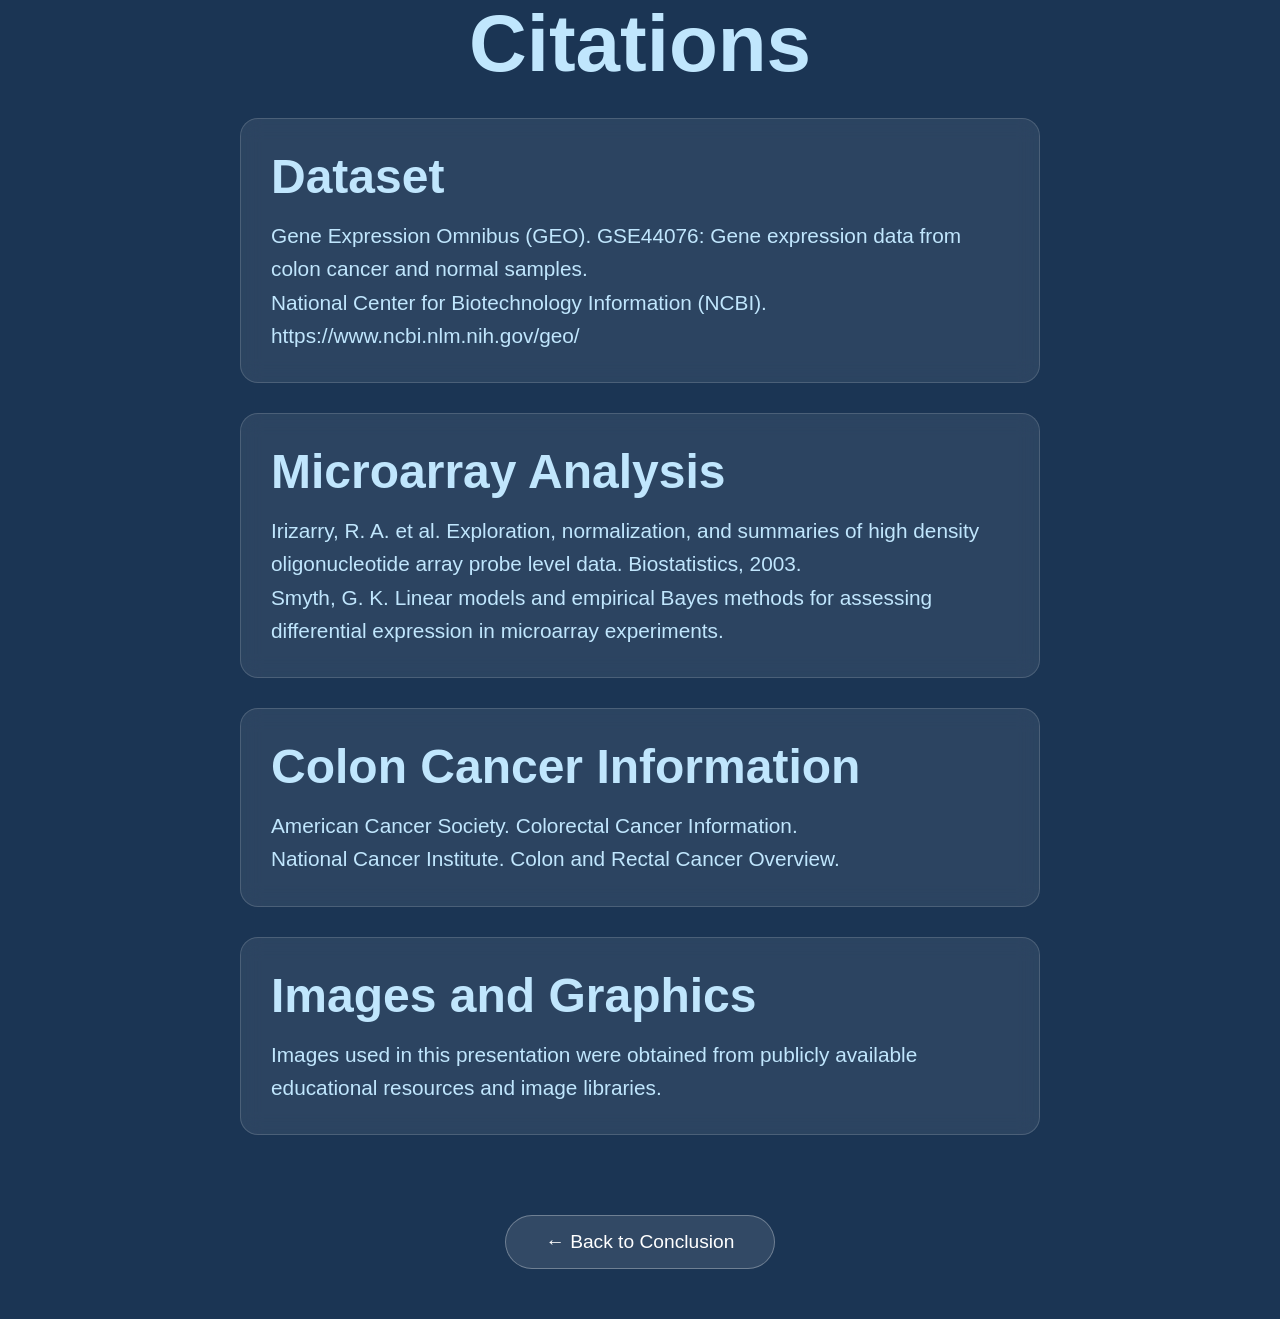
<file: Final-Project-Website-Generated/citations.html>
<!DOCTYPE html>
<html lang="en">

<head>
    <meta charset="UTF-8">
    <title>Citations</title>
    <link rel="stylesheet" href="style.css">
</head>

<body>

<div class="page">

    <h1 class="center">Citations</h1>

    <div class="citation-card">

        <h2>Dataset</h2>

        <p>
            Gene Expression Omnibus (GEO). 
            GSE44076: Gene expression data from colon cancer and normal samples.
        </p>

        <p>
            National Center for Biotechnology Information (NCBI).
            https://www.ncbi.nlm.nih.gov/geo/
        </p>

    </div>


    <div class="citation-card">

        <h2>Microarray Analysis</h2>

        <p>
            Irizarry, R. A. et al.
            Exploration, normalization, and summaries of high density
            oligonucleotide array probe level data.
            Biostatistics, 2003.
        </p>

        <p>
            Smyth, G. K.
            Linear models and empirical Bayes methods for assessing
            differential expression in microarray experiments.
        </p>

    </div>


    <div class="citation-card">

        <h2>Colon Cancer Information</h2>

        <p>
            American Cancer Society.
            Colorectal Cancer Information.
        </p>

        <p>
            National Cancer Institute.
            Colon and Rectal Cancer Overview.
        </p>

    </div>


    <div class="citation-card">

        <h2>Images and Graphics</h2>

        <p>
            Images used in this presentation were obtained from
            publicly available educational resources and image libraries.
        </p>

    </div>


    <div class="page-navigation">

        <a href="conclusion.html" class="next-button">
            ← Back to Conclusion
        </a>

    </div>

</div>


</body>

</html>
</file>
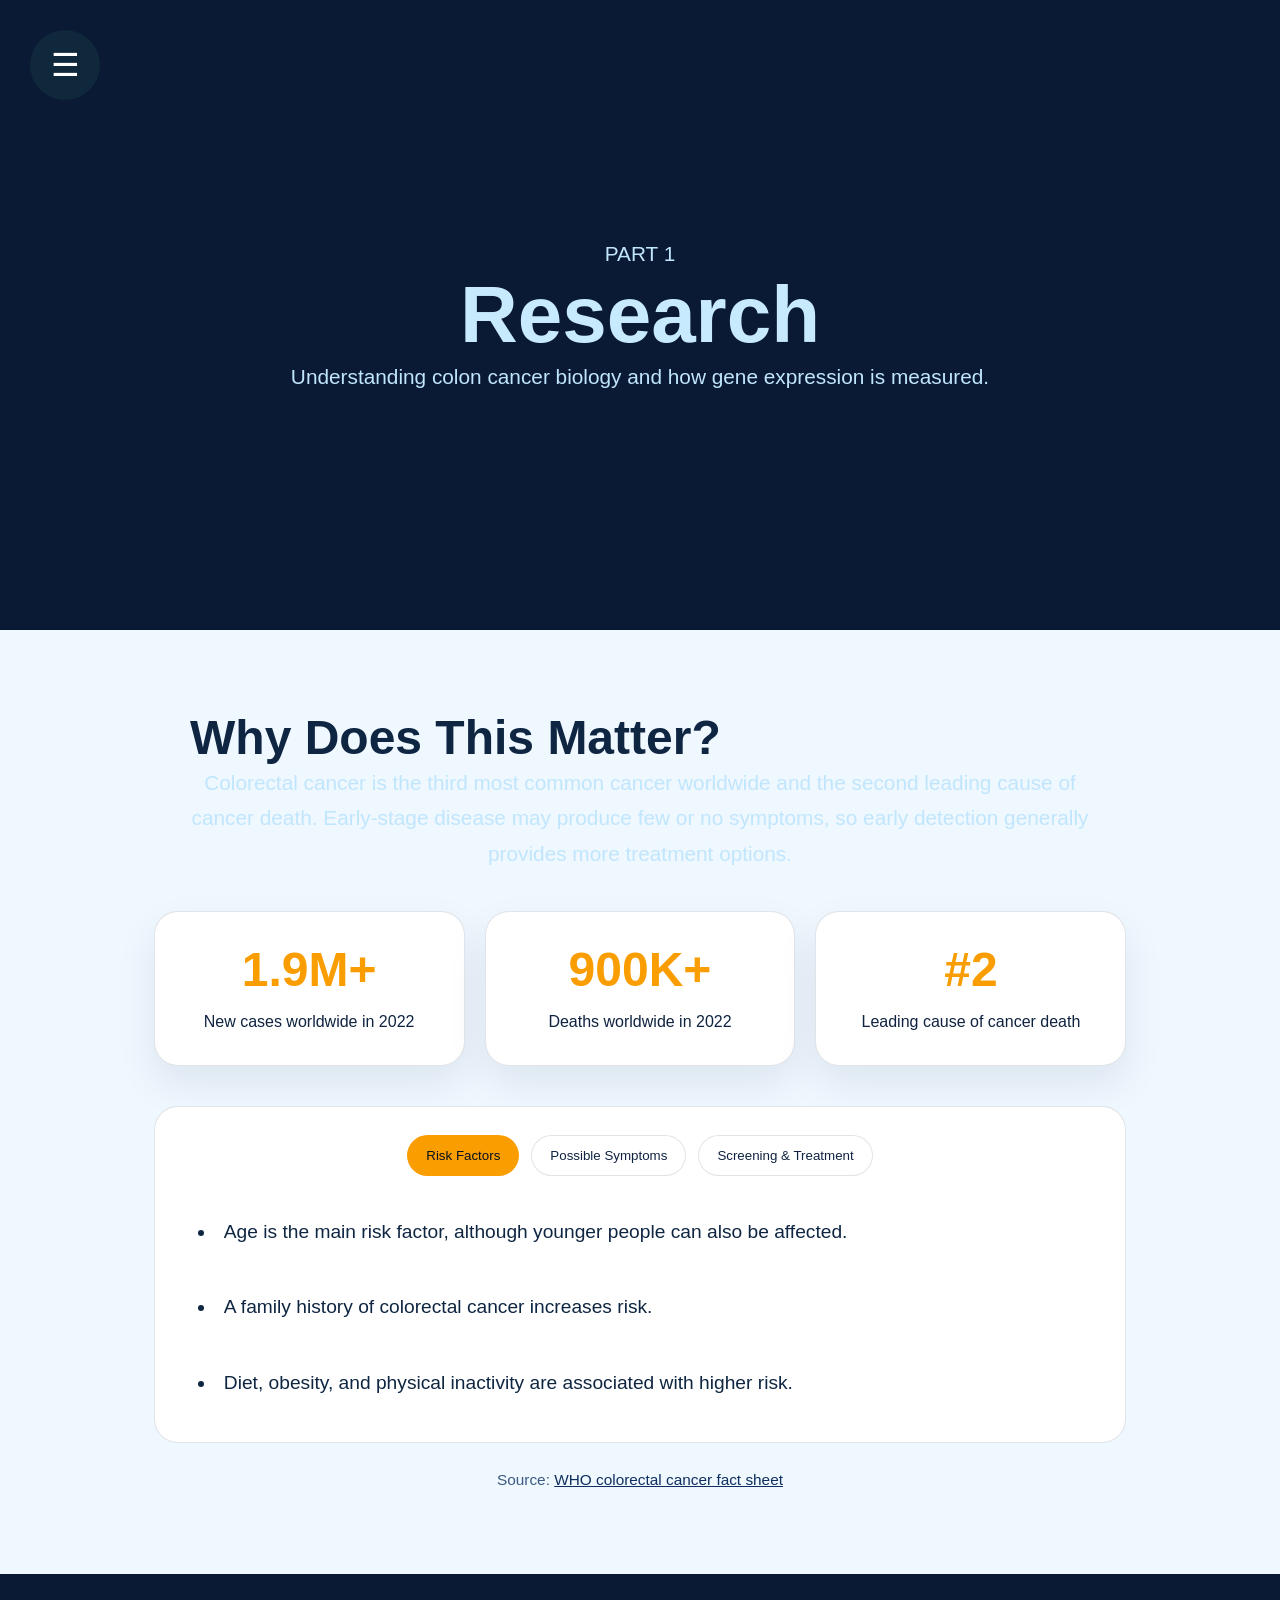
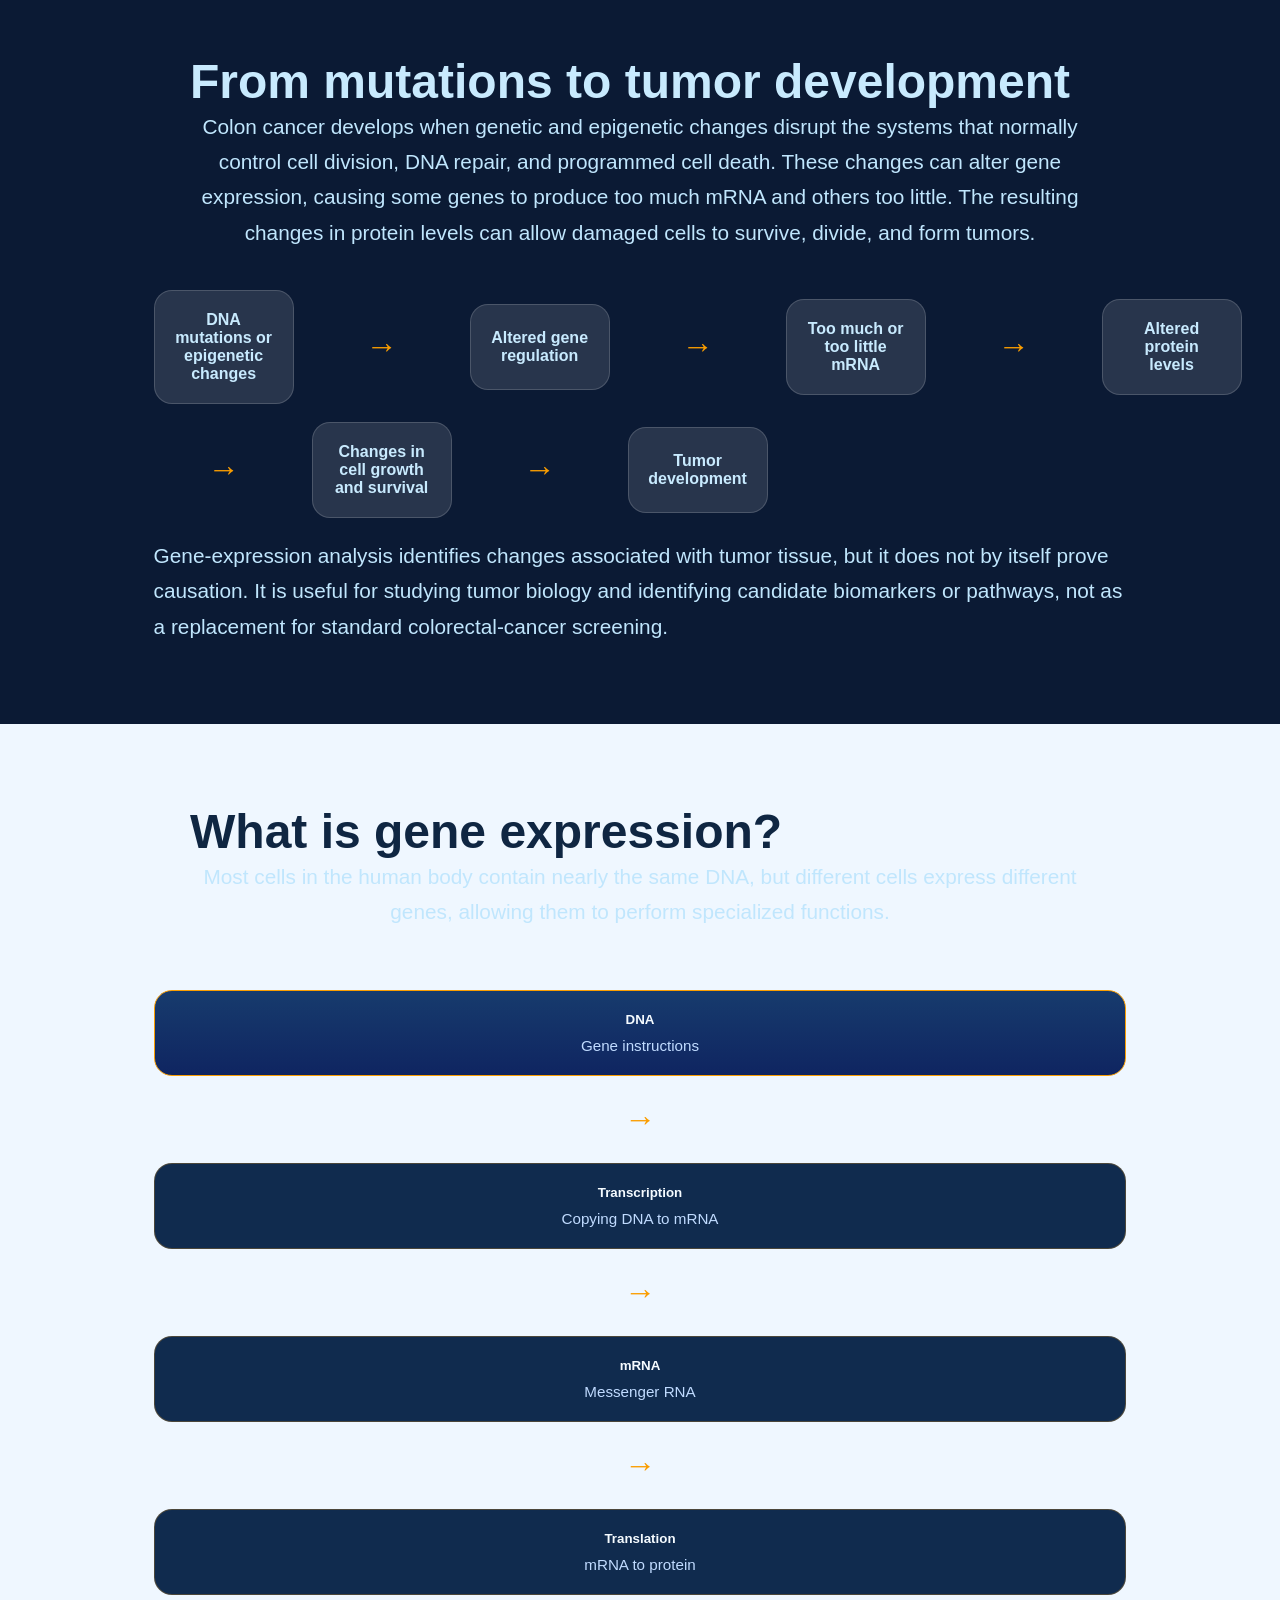
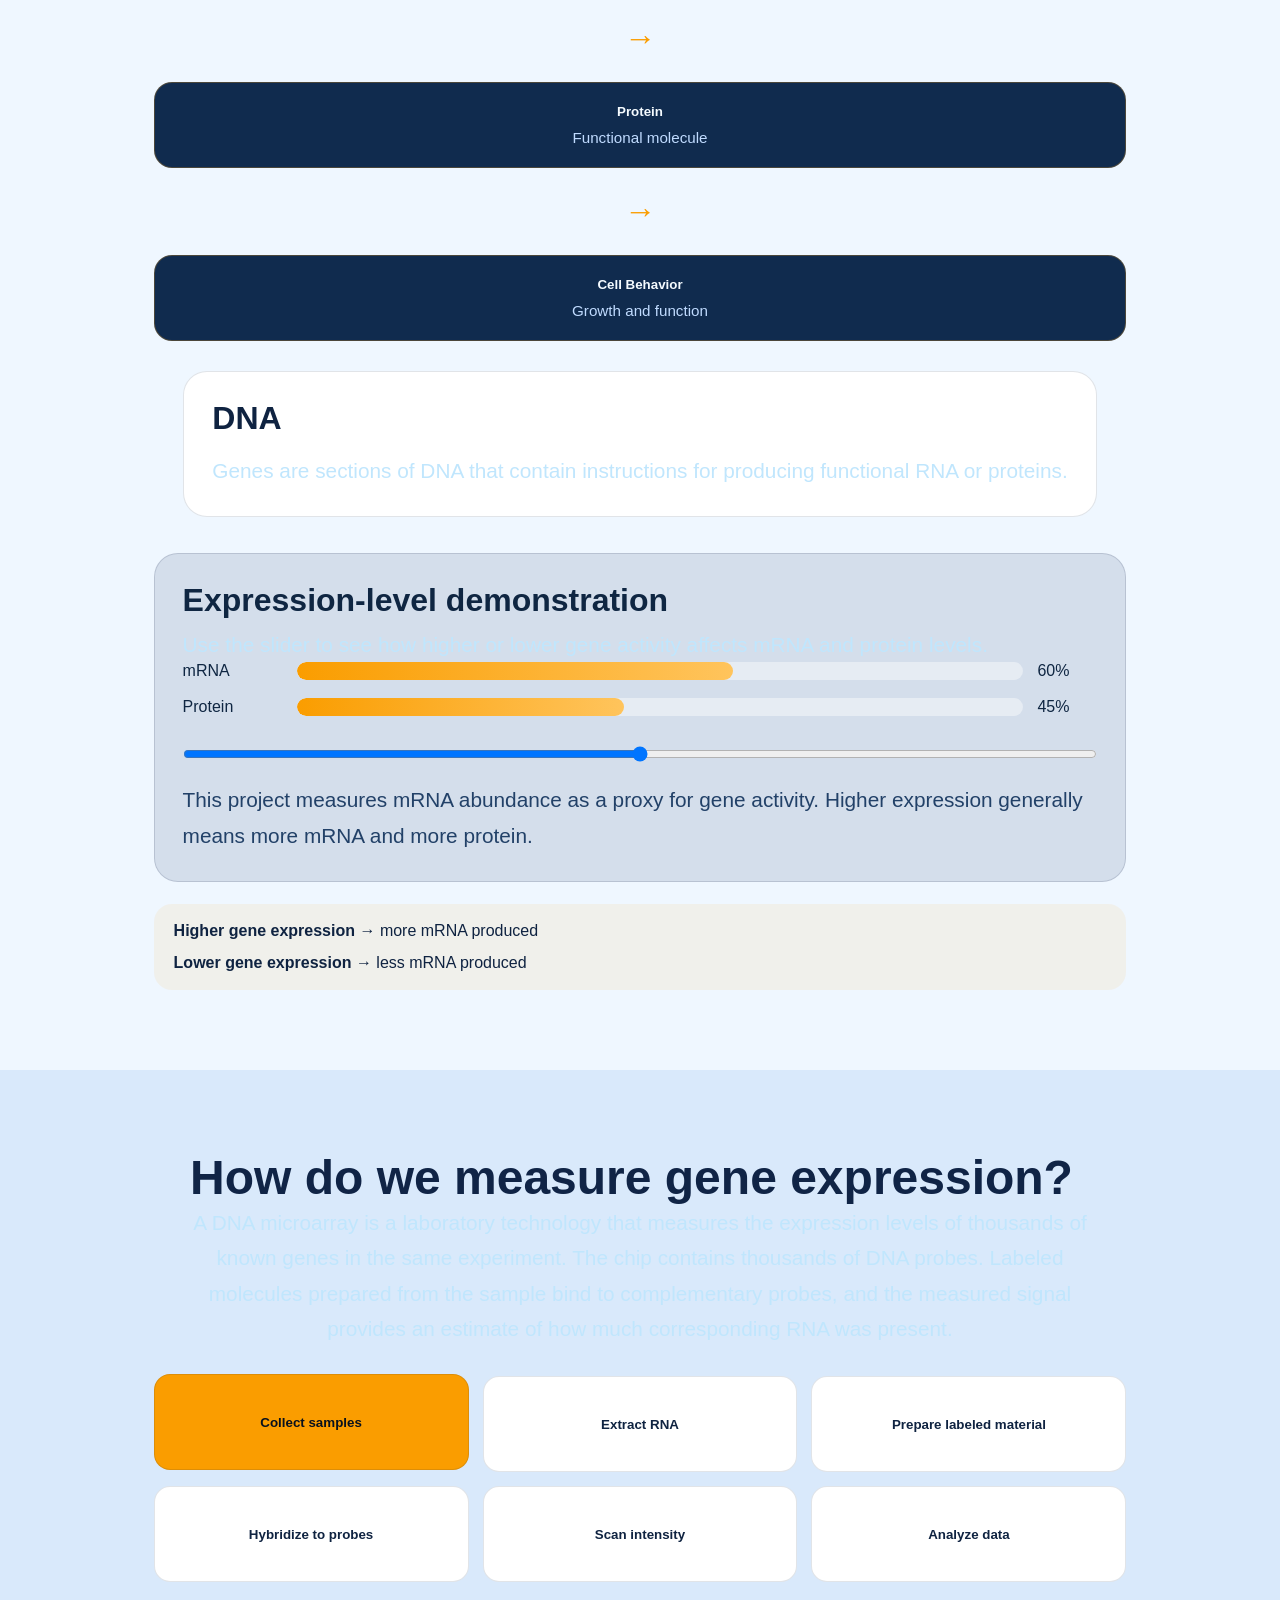
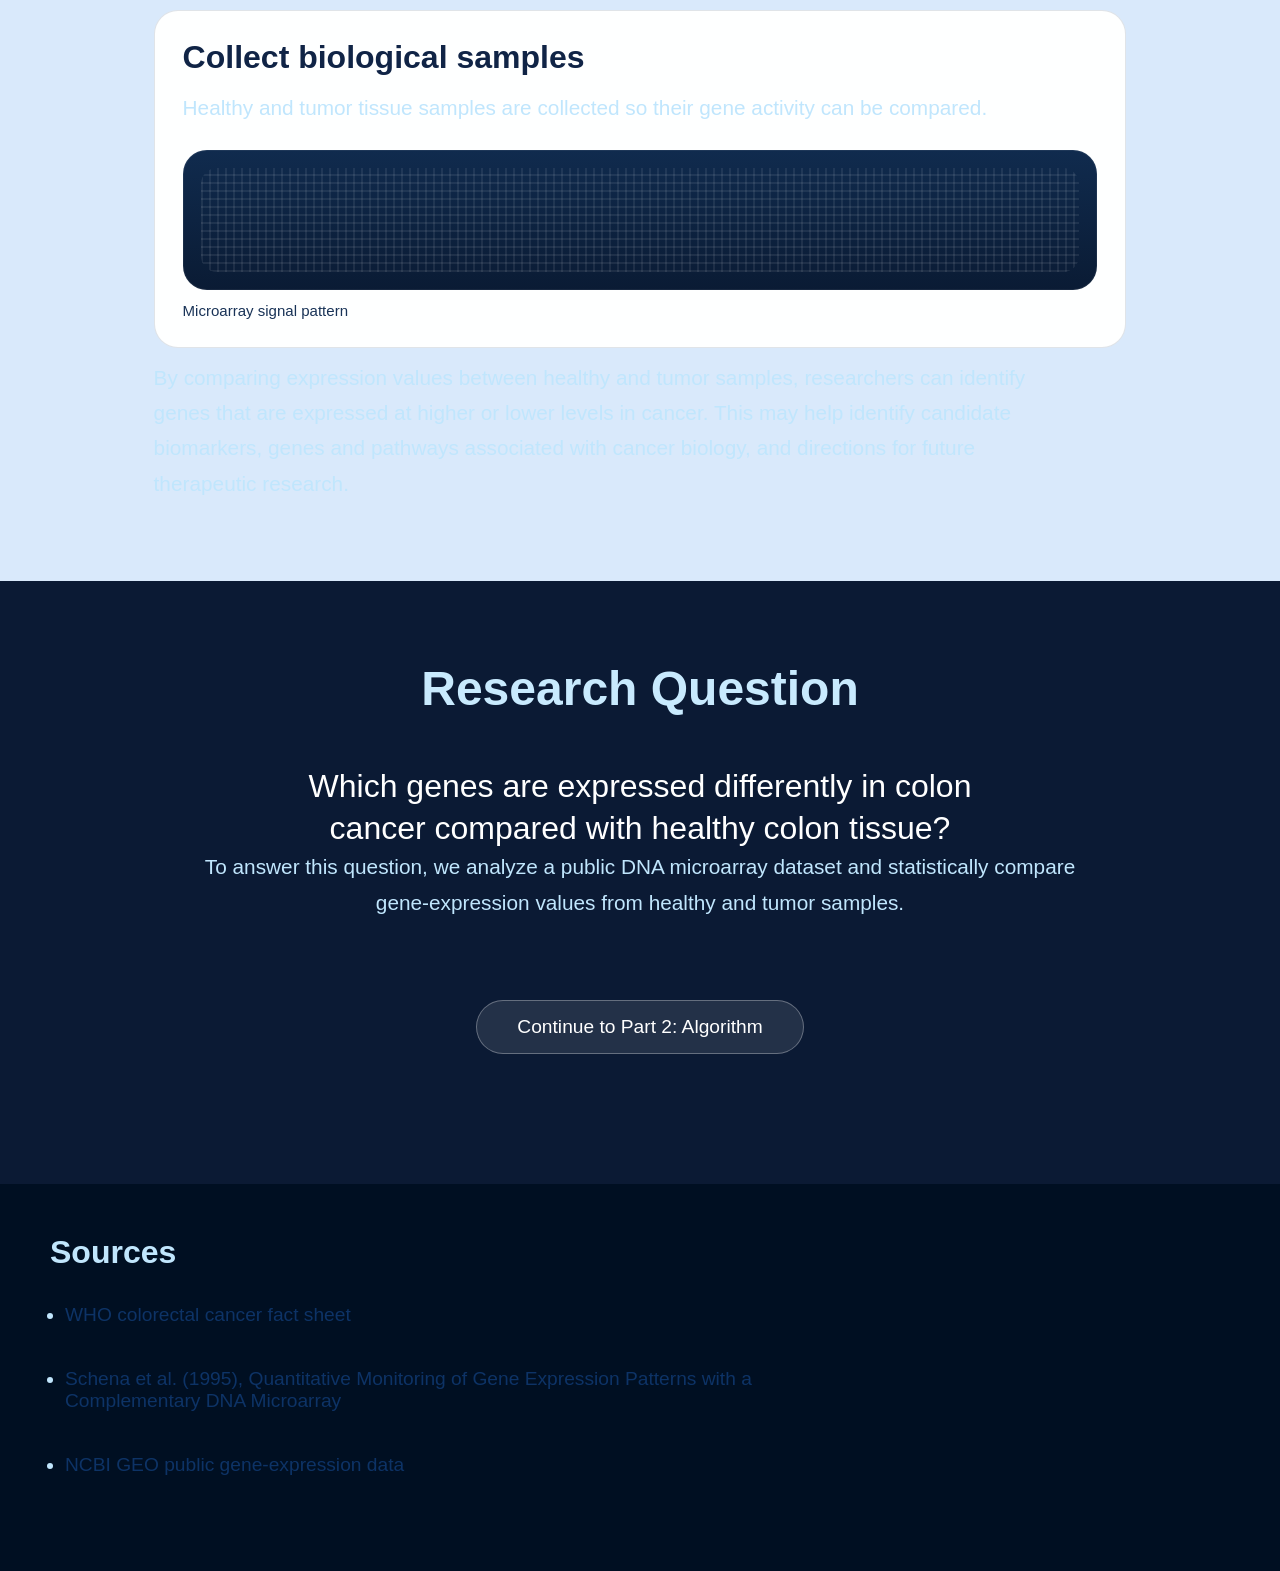
<file: Final-Project-Website-Generated/research.html>
<!DOCTYPE html>
<html lang="en">

<head>
    <meta charset="UTF-8">
    <meta name="viewport" content="width=device-width, initial-scale=1.0">
    <title>Research - Gene Expression and Colon Cancer</title>
    <link rel="stylesheet" href="style.css">
</head>

<body class="research-page">

    <!-- MENU -->
    <div id="menu" class="menu">
        <button id="closeMenu" class="close">✕</button>
        <h2>Explore</h2>
        <a href="index.html">Home</a>
        <a href="research.html">Research</a>
        <a href="algorithm.html">Algorithm</a>
        <a href="results.html">Results</a>
        <a href="conclusion.html">Conclusion</a>
        <a href="citations.html">Citations</a>
    </div>

    <button id="menuButton" class="floating-menu">☰</button>

    <!-- =====================
    PART HEADER
    ===================== -->
    <section class="chapter hero-small dark-section">
        <div class="section-inner">
            <p class="eyebrow reveal">PART 1</p>
            <h1 class="reveal">Research</h1>
            <p class="reveal">Understanding colon cancer biology and how gene expression is measured.</p>
        </div>
    </section>

    <!-- =====================
    WHY DOES THIS MATTER
    ===================== -->
    <section class="light-section">
        <div class="section-inner">
            <div class="section-head reveal">
                <h2>Why Does This Matter?</h2>
                <p class="center">Colorectal cancer is the third most common cancer worldwide and the second leading cause of cancer death. Early-stage disease may produce few or no symptoms, so early detection generally provides more treatment options.</p>
            </div>

            <div class="stats reveal">
                <div class="stat">
                    <h3>1.9M+</h3>
                    <p>New cases worldwide in 2022</p>
                </div>
                <div class="stat">
                    <h3>900K+</h3>
                    <p>Deaths worldwide in 2022</p>
                </div>
                <div class="stat">
                    <h3>#2</h3>
                    <p>Leading cause of cancer death</p>
                </div>
            </div>

            <div class="info-panel reveal">
                <div class="panel-tabs" role="tablist" aria-label="Colon cancer information tabs">
                    <button type="button" class="panel-tab active" data-panel="risk" aria-selected="true" aria-controls="panel-risk">Risk Factors</button>
                    <button type="button" class="panel-tab" data-panel="symptoms" aria-selected="false" aria-controls="panel-symptoms">Possible Symptoms</button>
                    <button type="button" class="panel-tab" data-panel="screening" aria-selected="false" aria-controls="panel-screening">Screening &amp; Treatment</button>
                </div>
                <div class="panel-content">
                    <div id="panel-risk" class="panel-pane active" role="tabpanel">
                        <ul>
                            <li>Age is the main risk factor, although younger people can also be affected.</li>
                            <li>A family history of colorectal cancer increases risk.</li>
                            <li>Diet, obesity, and physical inactivity are associated with higher risk.</li>
                        </ul>
                    </div>
                    <div id="panel-symptoms" class="panel-pane" role="tabpanel" hidden>
                        <ul>
                            <li>Early-stage disease may produce few or no symptoms.</li>
                            <li>Changes in bowel habits and blood in stool are common warning signs.</li>
                            <li>General symptoms can include abdominal discomfort, fatigue, and iron deficiency.</li>
                        </ul>
                    </div>
                    <div id="panel-screening" class="panel-pane" role="tabpanel" hidden>
                        <ul>
                            <li>Standard screening options include stool-based tests, colonoscopy, sigmoidoscopy, stool DNA testing, and CT colonography.</li>
                            <li>Early detection generally provides more treatment options and better outcomes.</li>
                            <li>Treatment depends on disease location and stage and may include surgery, chemotherapy, targeted therapy, immunotherapy, or radiation.</li>
                        </ul>
                    </div>
                </div>
            </div>

            <p class="source-note reveal">Source: <a href="https://www.who.int/news-room/fact-sheets/detail/colorectal-cancer" target="_blank" rel="noopener noreferrer">WHO colorectal cancer fact sheet</a></p>
        </div>
    </section>

    <!-- =====================
    BIOLOGICAL TRANSITION
    ===================== -->
    <section class="dark-section">
        <div class="section-inner">
            <div class="transition-head reveal">
                <h2>From mutations to tumor development</h2>
                <p class="center">Colon cancer develops when genetic and epigenetic changes disrupt the systems that normally control cell division, DNA repair, and programmed cell death. These changes can alter gene expression, causing some genes to produce too much mRNA and others too little. The resulting changes in protein levels can allow damaged cells to survive, divide, and form tumors.</p>
            </div>

            <div class="transition-flow reveal" aria-label="Colon cancer progression flow">
                <div class="flow-step">DNA mutations or epigenetic changes</div>
                <div class="flow-arrow">→</div>
                <div class="flow-step">Altered gene regulation</div>
                <div class="flow-arrow">→</div>
                <div class="flow-step">Too much or too little mRNA</div>
                <div class="flow-arrow">→</div>
                <div class="flow-step">Altered protein levels</div>
                <div class="flow-arrow">→</div>
                <div class="flow-step">Changes in cell growth and survival</div>
                <div class="flow-arrow">→</div>
                <div class="flow-step">Tumor development</div>
            </div>

            <p class="note reveal">Gene-expression analysis identifies changes associated with tumor tissue, but it does not by itself prove causation. It is useful for studying tumor biology and identifying candidate biomarkers or pathways, not as a replacement for standard colorectal-cancer screening.</p>
        </div>
    </section>

    <!-- =====================
    WHAT IS GENE EXPRESSION
    ===================== -->
    <section class="light-section">
        <div class="section-inner">
            <div class="section-head reveal">
                <h2>What is gene expression?</h2>
                <p class="center">Most cells in the human body contain nearly the same DNA, but different cells express different genes, allowing them to perform specialized functions.</p>
            </div>

            <div class="gene-grid">
                <div class="gene-flow reveal" role="tablist" aria-label="Gene expression stages">
                    <button type="button" class="stage-card active" data-stage="dna" aria-pressed="true">DNA<span>Gene instructions</span></button>
                    <div class="stage-arrow">→</div>
                    <button type="button" class="stage-card" data-stage="transcription" aria-pressed="false">Transcription<span>Copying DNA to mRNA</span></button>
                    <div class="stage-arrow">→</div>
                    <button type="button" class="stage-card" data-stage="mrna" aria-pressed="false">mRNA<span>Messenger RNA</span></button>
                    <div class="stage-arrow">→</div>
                    <button type="button" class="stage-card" data-stage="translation" aria-pressed="false">Translation<span>mRNA to protein</span></button>
                    <div class="stage-arrow">→</div>
                    <button type="button" class="stage-card" data-stage="protein" aria-pressed="false">Protein<span>Functional molecule</span></button>
                    <div class="stage-arrow">→</div>
                    <button type="button" class="stage-card" data-stage="behavior" aria-pressed="false">Cell Behavior<span>Growth and function</span></button>
                </div>

                <div class="gene-detail-card reveal">
                    <h3 id="stageTitle">DNA</h3>
                    <p id="stageText">Genes are sections of DNA that contain instructions for producing functional RNA or proteins. When a protein-coding gene is expressed, its DNA sequence is transcribed into mRNA, which can then be translated into protein.</p>
                </div>
            </div>

            <div class="expression-demo reveal">
                <div class="demo-header">
                    <h3>Expression-level demonstration</h3>
                    <p>Use the slider to see how higher or lower gene activity affects mRNA and protein levels.</p>
                </div>
                <div class="expression-display">
                    <div class="expression-row">
                        <span>mRNA</span>
                        <div class="bar-track"><div class="bar-fill" id="mrnaBar"></div></div>
                        <span id="mrnaValue">60%</span>
                    </div>
                    <div class="expression-row">
                        <span>Protein</span>
                        <div class="bar-track"><div class="bar-fill" id="proteinBar"></div></div>
                        <span id="proteinValue">45%</span>
                    </div>
                </div>
                <input type="range" id="expressionSlider" min="20" max="100" value="60" aria-label="Adjust expression level">
                <p class="caption">This project measures mRNA abundance as a proxy for gene activity. Higher expression generally means more mRNA and more protein.</p>
            </div>

            <div class="expression-summary reveal">
                <div class="expression-note"><strong>Higher gene expression</strong> → more mRNA produced</div>
                <div class="expression-note"><strong>Lower gene expression</strong> → less mRNA produced</div>
            </div>
        </div>
    </section>

    <!-- =====================
    MICROARRAY SECTION
    ===================== -->
    <section class="pale-section">
        <div class="section-inner">
            <div class="section-head reveal">
                <h2>How do we measure gene expression?</h2>
                <p class="center">A DNA microarray is a laboratory technology that measures the expression levels of thousands of known genes in the same experiment. The chip contains thousands of DNA probes. Labeled molecules prepared from the sample bind to complementary probes, and the measured signal provides an estimate of how much corresponding RNA was present.</p>
            </div>

            <div class="microarray-section">
                <div class="microarray-timeline reveal" role="tablist" aria-label="Microarray assay steps">
                    <button type="button" class="microarray-step active" data-step="samples" aria-selected="true" aria-controls="micro-step-text">Collect samples</button>
                    <button type="button" class="microarray-step" data-step="rna" aria-selected="false" aria-controls="micro-step-text">Extract RNA</button>
                    <button type="button" class="microarray-step" data-step="prep" aria-selected="false" aria-controls="micro-step-text">Prepare labeled material</button>
                    <button type="button" class="microarray-step" data-step="hybridize" aria-selected="false" aria-controls="micro-step-text">Hybridize to probes</button>
                    <button type="button" class="microarray-step" data-step="scan" aria-selected="false" aria-controls="micro-step-text">Scan intensity</button>
                    <button type="button" class="microarray-step" data-step="analysis" aria-selected="false" aria-controls="micro-step-text">Analyze data</button>
                </div>

                <div class="microarray-detail reveal">
                    <h3 id="micro-step-title">Collect biological samples</h3>
                    <p id="micro-step-text">Healthy and tumor tissue samples are collected so their gene activity can be compared.</p>
                    <div class="microarray-visual" aria-hidden="true">
                        <div class="chip"></div>
                        <div class="signal-label">Microarray signal pattern</div>
                    </div>
                </div>
            </div>

            <div class="microarray-summary reveal">
                <p>By comparing expression values between healthy and tumor samples, researchers can identify genes that are expressed at higher or lower levels in cancer. This may help identify candidate biomarkers, genes and pathways associated with cancer biology, and directions for future therapeutic research.</p>
            </div>
        </div>
    </section>

    <!-- =====================
    RESEARCH QUESTION
    ===================== -->
    <section class="dark-section ending">
        <div class="section-inner">
            <h2 class="reveal">Research Question</h2>
            <p class="research-question reveal">Which genes are expressed differently in colon cancer compared with healthy colon tissue?</p>
            <p class="center reveal">To answer this question, we analyze a public DNA microarray dataset and statistically compare gene-expression values from healthy and tumor samples.</p>
            <div class="page-navigation reveal">
                <a href="algorithm.html" class="next-button">Continue to Part 2: Algorithm</a>
            </div>
        </div>
    </section>

    <!-- =====================
    BIBLIOGRAPHY
    ===================== -->
    <footer class="bibliography">
        <div class="section-inner">
            <h3>Sources</h3>
            <ul>
                <li><a href="https://www.who.int/news-room/fact-sheets/detail/colorectal-cancer" target="_blank" rel="noopener noreferrer">WHO colorectal cancer fact sheet</a></li>
                <li><a href="https://www.science.org/doi/10.1126/science.7545951" target="_blank" rel="noopener noreferrer">Schena et al. (1995), Quantitative Monitoring of Gene Expression Patterns with a Complementary DNA Microarray</a></li>
                <li><a href="https://www.ncbi.nlm.nih.gov/geo/" target="_blank" rel="noopener noreferrer">NCBI GEO public gene-expression data</a></li>
            </ul>
        </div>
    </footer>

    <script src="script.js"></script>
</body>

</html>
</file>
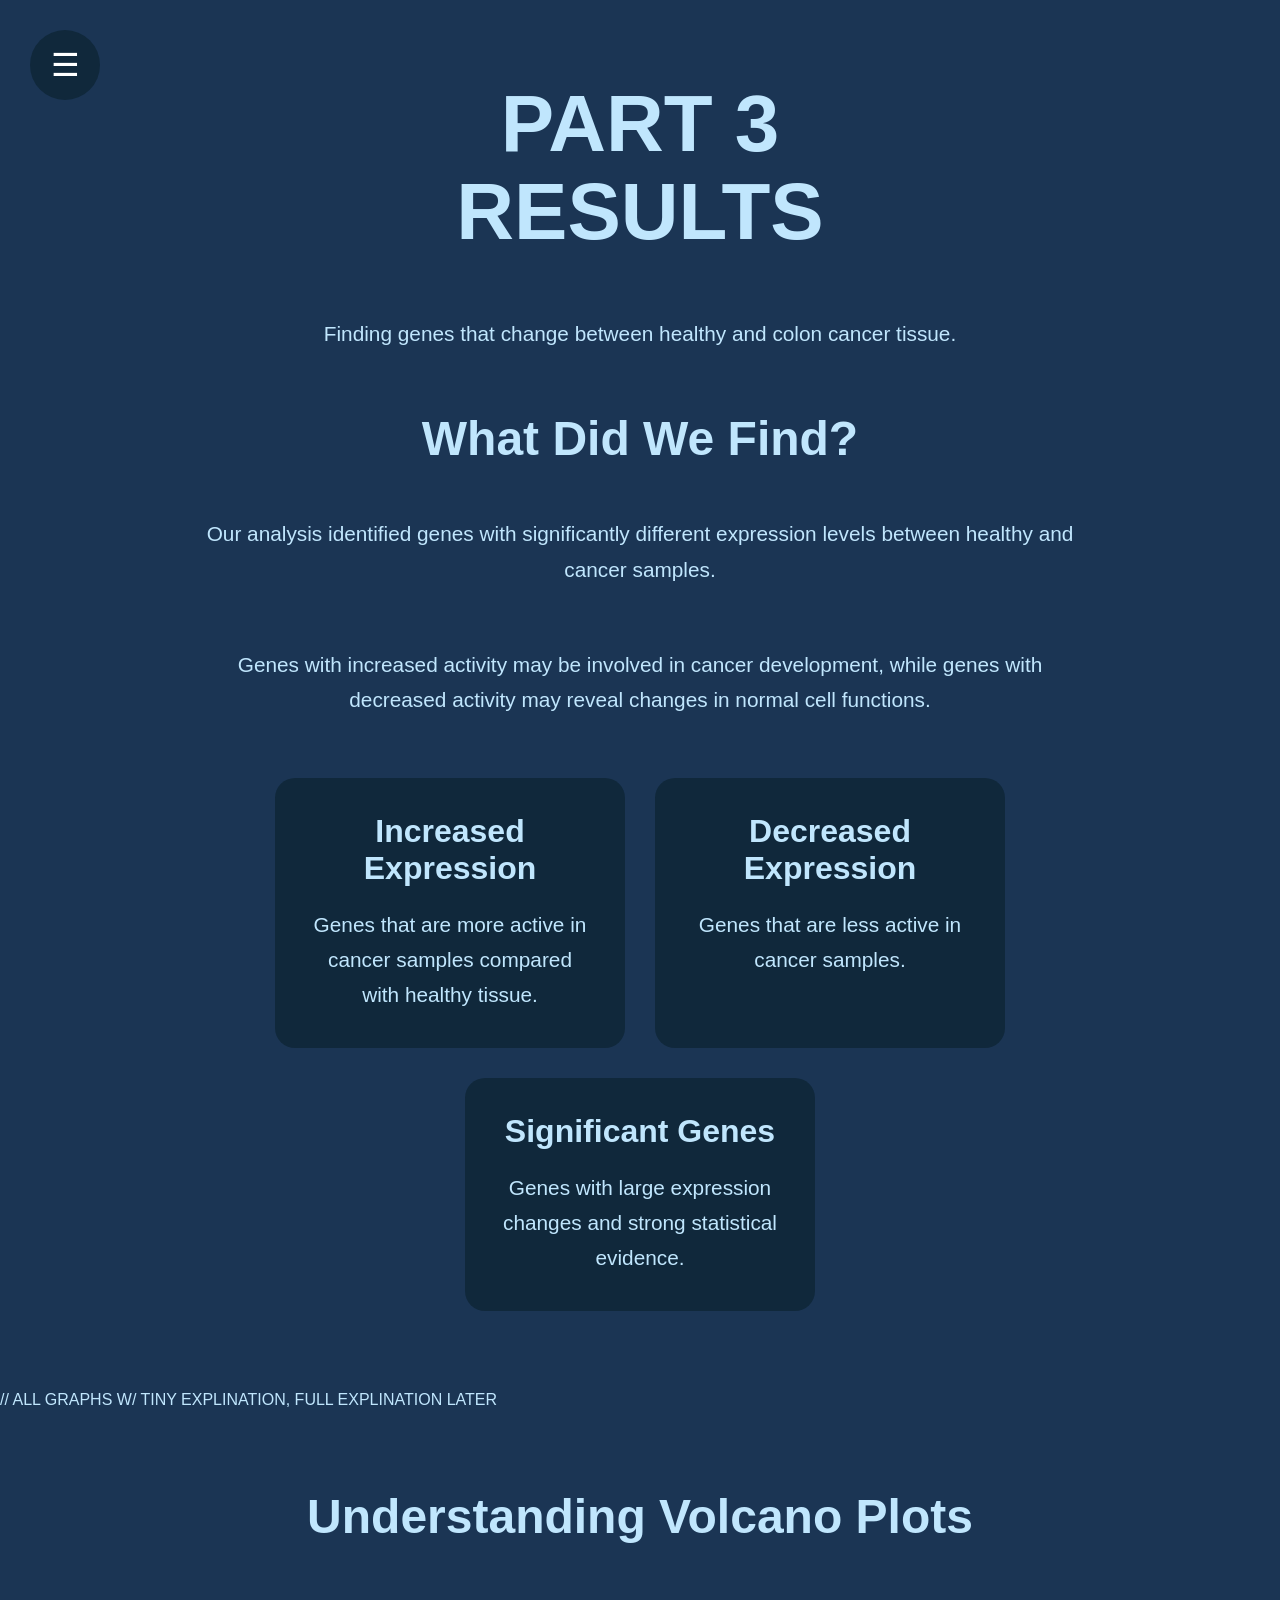
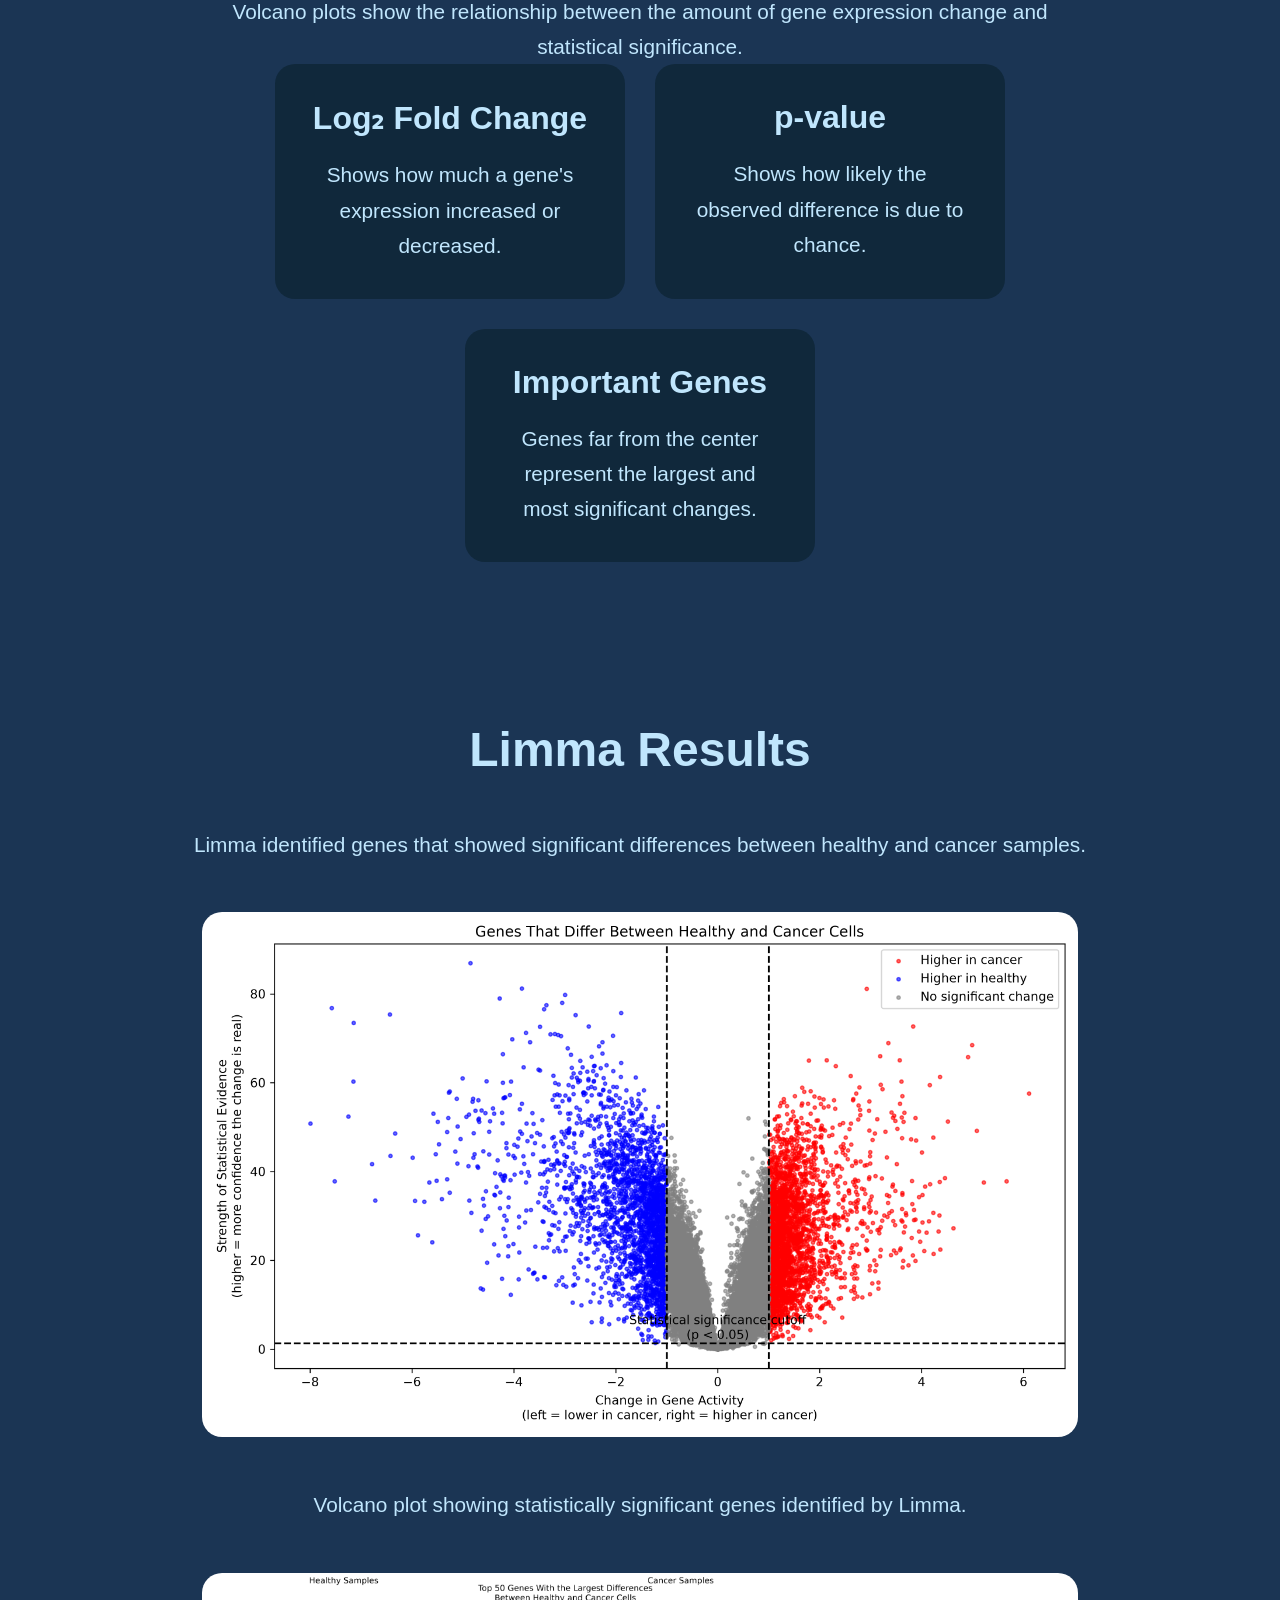
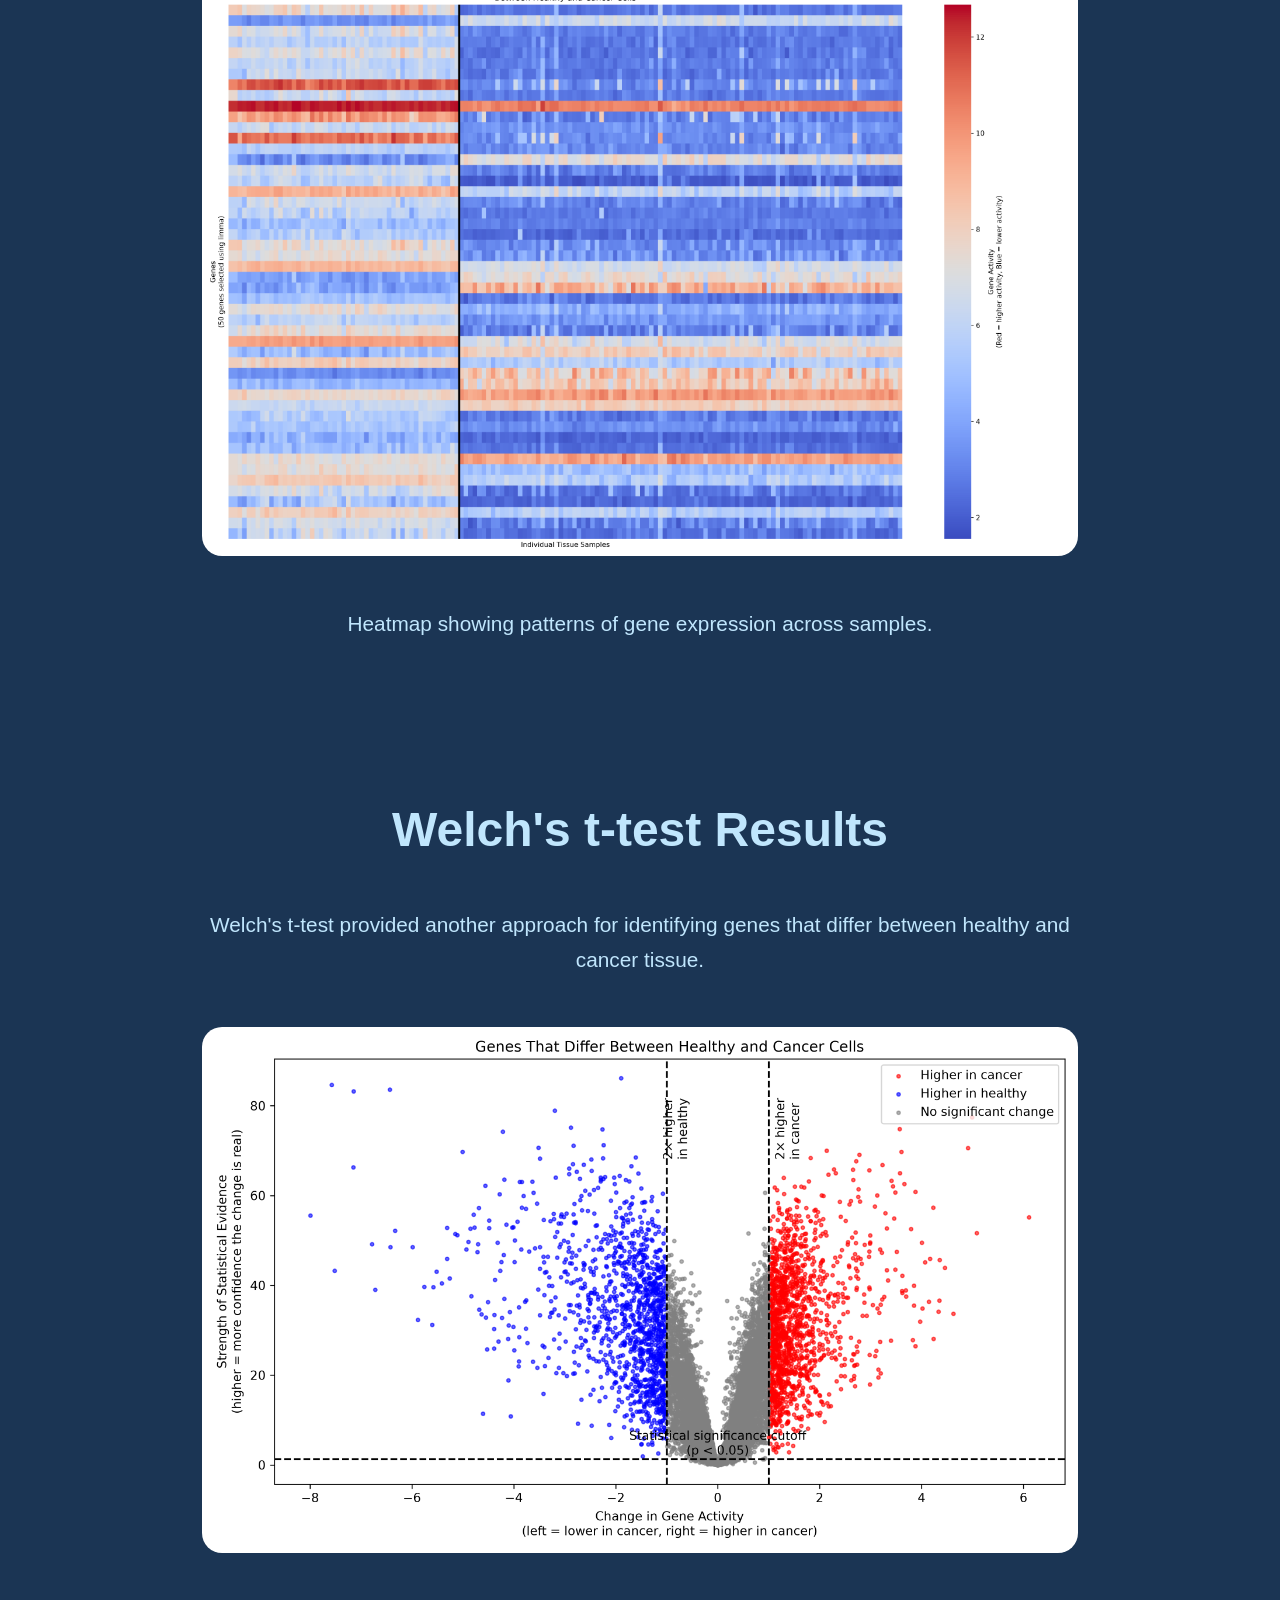
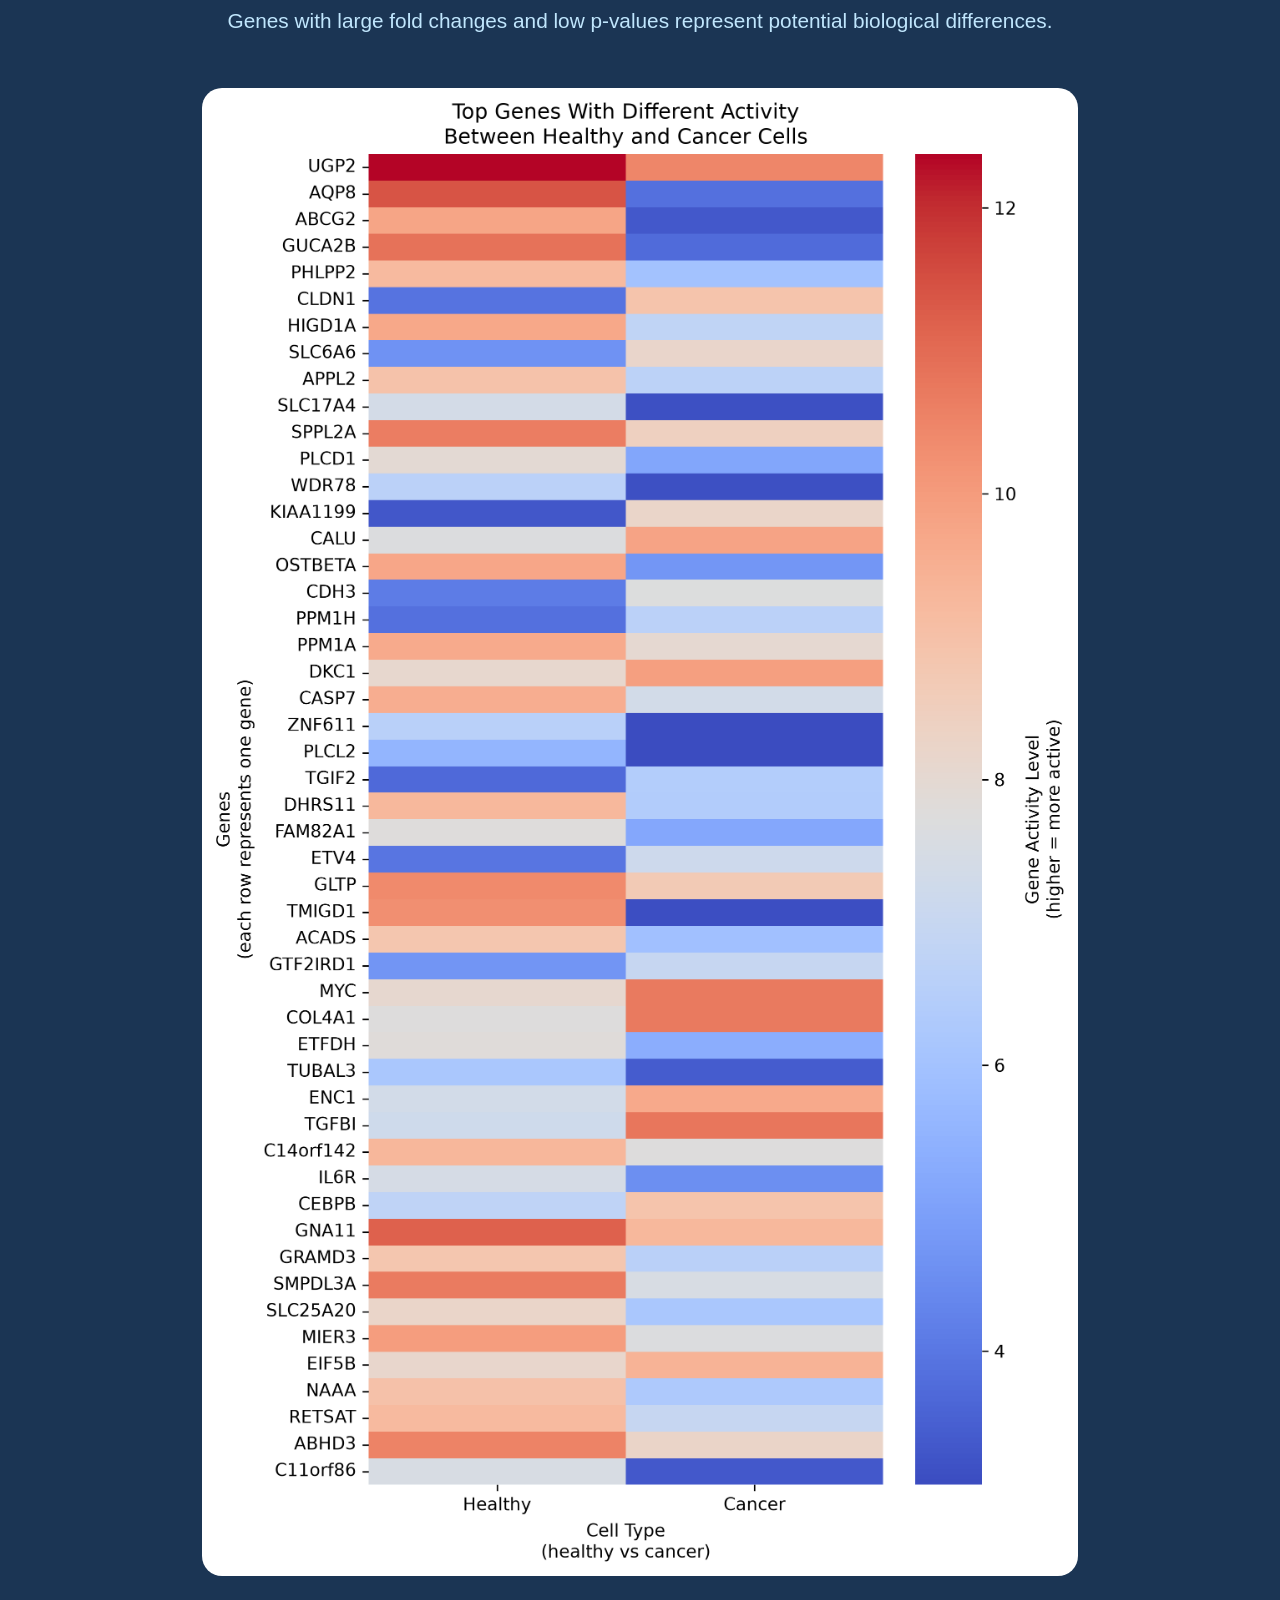
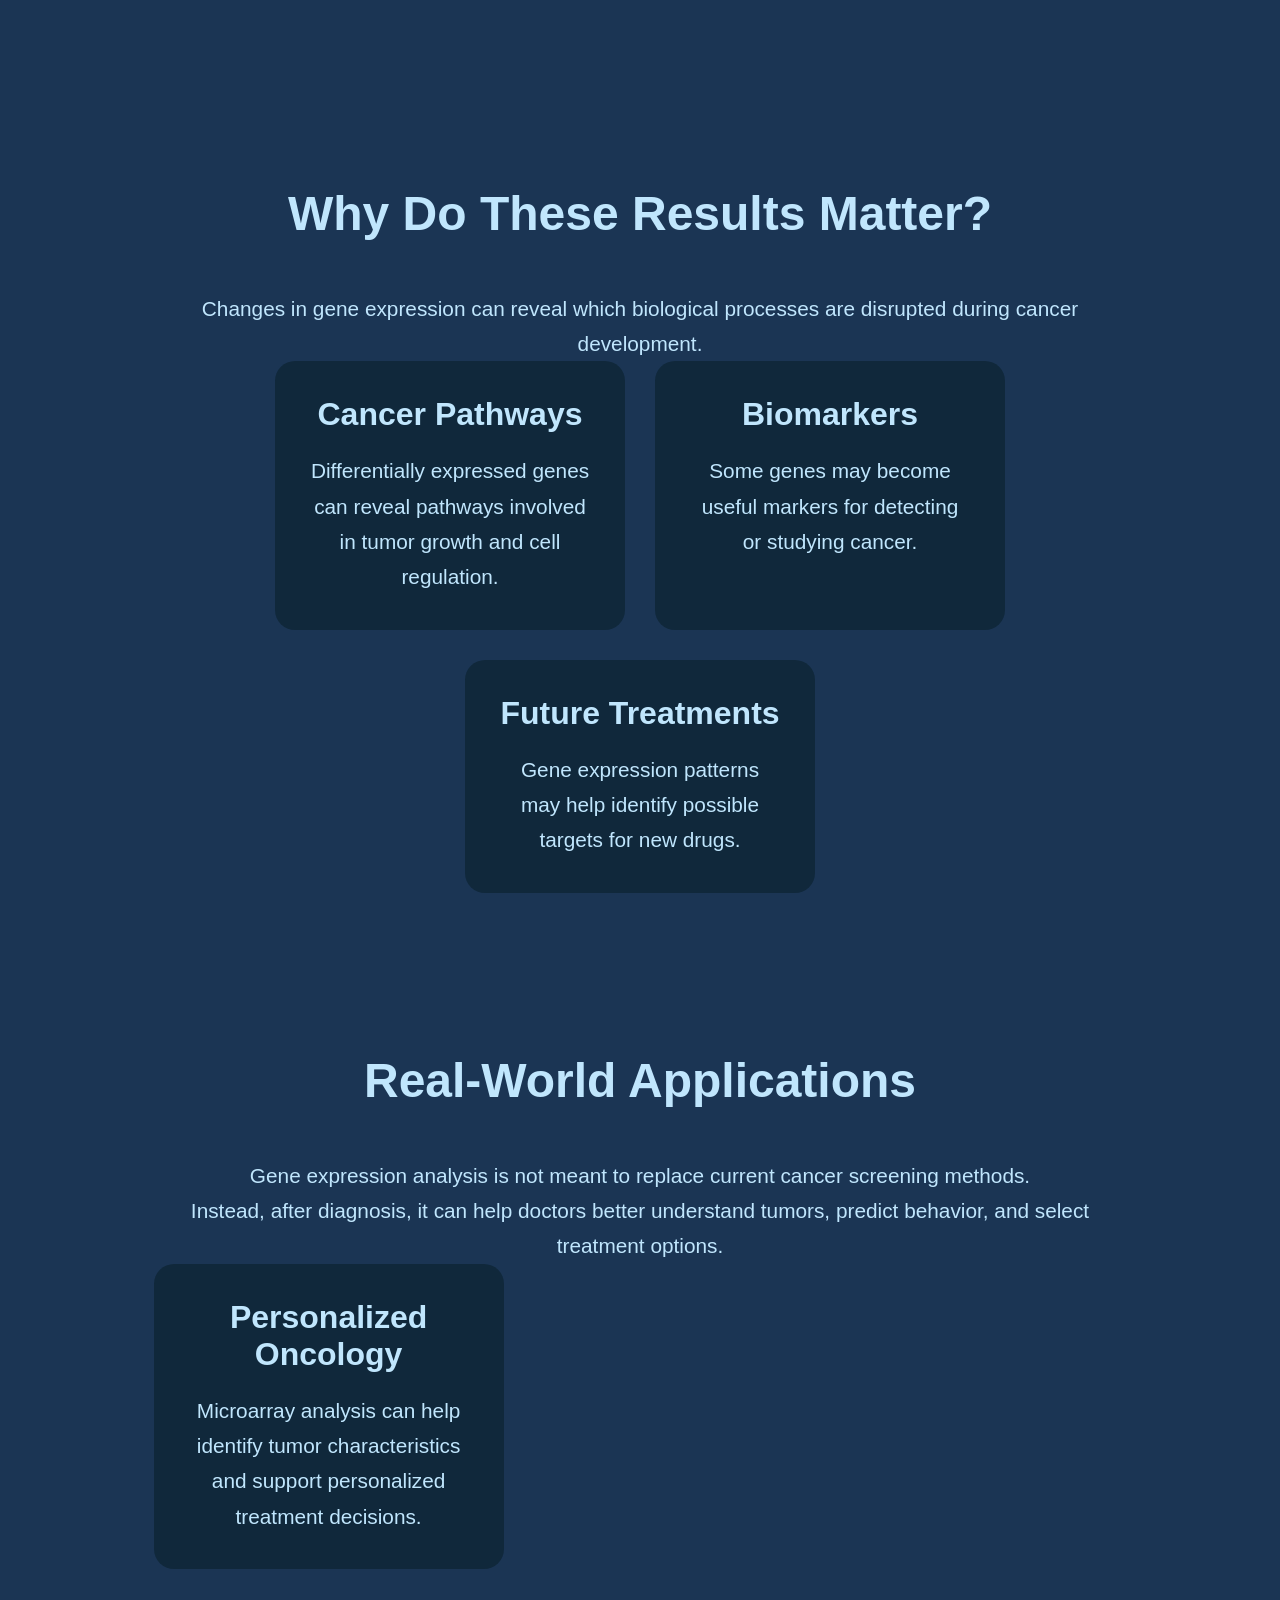
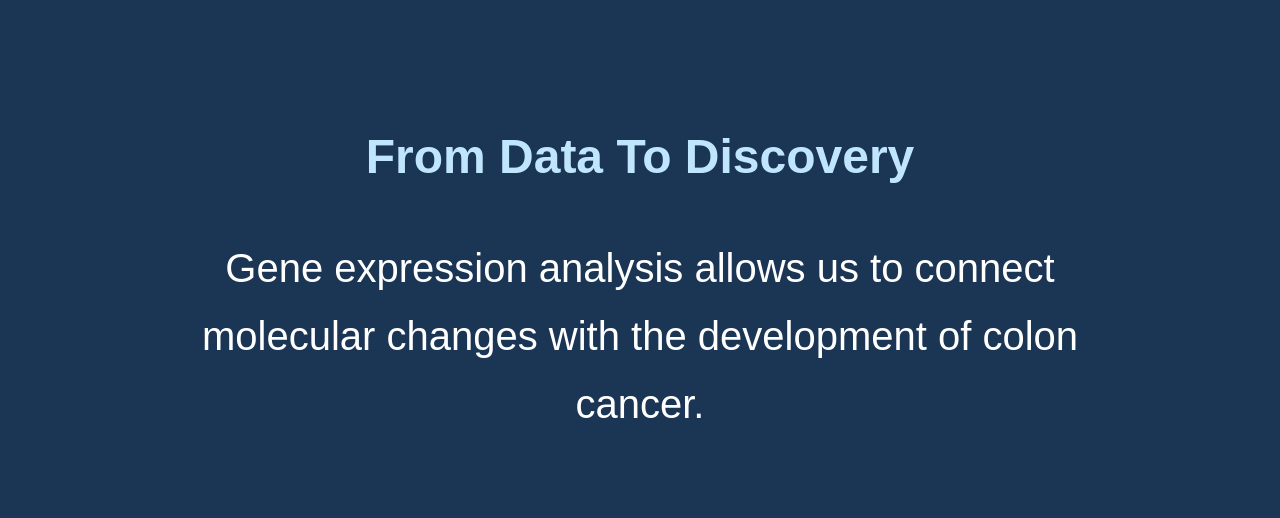
<file: Final-Project-Website-Generated/results.html>
<!DOCTYPE html>
<html lang="en">

<head>

<meta charset="UTF-8">
<meta name="viewport" content="width=device-width, initial-scale=1.0">

<title>
Results - Gene Expression Analysis
</title>

<link rel="stylesheet" href="style.css">

</head>


<body>



<!-- MENU -->

<div id="menu" class="menu">


<button id="closeMenu" class="close">
✕
</button>


<h2>
Explore
</h2>


<a href="index.html">
Home
</a>


<a href="research.html">
Research
</a>


<a href="algorithm.html">
Algorithm
</a>


<a href="results.html">
Results
</a>


<a href="conclusion.html">
Conclusion
</a>


</div>



<button id="menuButton" class="floating-menu">

☰

</button>







<!-- =====================
HEADER
===================== -->


<section class="hero-small">


<h1 class="reveal">

PART 3

<br>

RESULTS

</h1>


<p class="reveal center section-intro">

Finding genes that change between
healthy and colon cancer tissue.

</p>


<h2 class="reveal secti">

What Did We Find?

</h2>



<p class="center reveal">

Our analysis identified genes with
significantly different expression levels
between healthy and cancer samples.

</p>



<p class="center reveal section-intro">

Genes with increased activity may be
involved in cancer development, while
genes with decreased activity may reveal
changes in normal cell functions.

</p>




<div class="cards">


<div class="card reveal">


<h3>

Increased Expression

</h3>


<p>

Genes that are more active in cancer
samples compared with healthy tissue.

</p>


</div>



<div class="card reveal">


<h3>

Decreased Expression

</h3>


<p>

Genes that are less active in cancer
samples.

</p>


</div>



<div class="card reveal">


<h3>

Significant Genes

</h3>


<p>

Genes with large expression changes
and strong statistical evidence.

</p>


</div>


</div>



</section>









<!-- =====================
VOLCANO PLOT EXPLANATION
===================== -->
// ALL GRAPHS W/ TINY EXPLINATION, FULL EXPLINATION LATER

<section>


<h2 class="reveal">

Understanding Volcano Plots

</h2>




<p class="center reveal">

Volcano plots show the relationship
between the amount of gene expression
change and statistical significance.

</p>



<div class="cards">


<div class="card reveal">


<h3>

Log₂ Fold Change

</h3>


<p>

Shows how much a gene's expression
increased or decreased.

</p>


</div>




<div class="card reveal">


<h3>

p-value

</h3>


<p>

Shows how likely the observed difference
is due to chance.

</p>


</div>



<div class="card reveal">


<h3>

Important Genes

</h3>


<p>

Genes far from the center represent the
largest and most significant changes.

</p>


</div>


</div>



</section>









<!-- =====================
LIMMA RESULTS
===================== -->


<section>


<h2 class="reveal">

Limma Results

</h2>




<p class="center reveal">

Limma identified genes that showed
significant differences between healthy
and cancer samples.

</p>



<img 
class="reveal"
src="images/limma_volcano.png"
alt="Limma Volcano Plot"
>



<p class="center reveal">

Volcano plot showing statistically
significant genes identified by Limma.

</p>




<img
class="reveal"
src="images/limma_heatmap.png"
alt="Limma Heatmap"
>



<p class="center reveal">

Heatmap showing patterns of gene
expression across samples.

</p>



</section>









<!-- =====================
WELCH RESULTS
===================== -->


<section>


<h2 class="reveal">

Welch's t-test Results

</h2>



<p class="center reveal">

Welch's t-test provided another approach
for identifying genes that differ between
healthy and cancer tissue.

</p>




<img
class="reveal"
src="images/ttest_volcano.png"
alt="Welch Volcano Plot"
>



<p class="center reveal">

Genes with large fold changes and low
p-values represent potential biological
differences.

</p>




<img
class="reveal"
src="images/ttest_heatmap.png"
alt="Welch Heatmap"
>



</section>









<!-- =====================
BIOLOGICAL MEANING
===================== -->


<section>


<h2 class="reveal">

Why Do These Results Matter?

</h2>




<p class="center reveal">

Changes in gene expression can reveal
which biological processes are disrupted
during cancer development.

</p>




<div class="cards">


<div class="card reveal">


<h3>

Cancer Pathways

</h3>


<p>

Differentially expressed genes can reveal
pathways involved in tumor growth and
cell regulation.

</p>


</div>




<div class="card reveal">


<h3>

Biomarkers

</h3>


<p>

Some genes may become useful markers
for detecting or studying cancer.

</p>


</div>




<div class="card reveal">


<h3>

Future Treatments

</h3>


<p>

Gene expression patterns may help
identify possible targets for new drugs.

</p>


</div>


</div>


</section>








<!-- =====================
REAL WORLD USE
===================== -->


<section>


<h2 class="reveal">

Real-World Applications

</h2>



<p class="center reveal">

Gene expression analysis is not meant to
replace current cancer screening methods.

</p>




<p class="center reveal">

Instead, after diagnosis, it can help
doctors better understand tumors,
predict behavior, and select treatment
options.

</p>




<div class="card reveal">


<h3>

Personalized Oncology

</h3>


<p>

Microarray analysis can help identify
tumor characteristics and support
personalized treatment decisions.

</p>


</div>



</section>








<!-- =====================
END
===================== -->


<section class="ending">


<h2 class="reveal">

From Data To Discovery

</h2>


<p class="research-question reveal">

Gene expression analysis allows us to
connect molecular changes with the
development of colon cancer.

</p>


</section>





<script src="script.js"></script>


</body>

</html>
</file>
<file: style.css>
/* =========================
   GLOBAL
========================= */

* {

    margin:0;
    padding:0;
    box-sizing:border-box;

}


html {

    scroll-behavior:smooth;

}



body {

    background:#1b3554;

    color:#c0e6fd;

    font-family:
    Arial, Helvetica, sans-serif;

    overflow-x:hidden;

}



section {

    min-height:auto;

    padding:80px 12%;

}


h1 {

    font-size:5rem;

    line-height:1.1;

}



h2 {

    font-size:3rem;

    margin-bottom:50px;

}



h3 {

    font-size:2rem;

}



p {

    font-size:1.3rem;

    line-height:1.7;

    color:#c0e6fd;

}



li {

    font-size:1.2rem;

    margin:15px;

}





/* =========================
   HOME HERO
========================= */


.hero {


    height:100vh;

    display:flex;

    justify-content:center;

    align-items:center;

    text-align:center;


    background:

    linear-gradient(

    rgba(7, 21, 34, 0.255),

    rgba(7,21,34,.95)

    ),

    url("images/dna.jpg");



    background-size:cover;

    background-position:center;


}



.hero-content {

    max-width:1000px;

}



.hero p {

    max-width:850px;

    margin:40px auto;

}



.explore-button {


    padding:20px 50px;

    border-radius:15px;

    border:none;


    background:#FA9D00;

    color:white;


    font-size:1.5rem;

    cursor:pointer;


    transition:.3s;


}



.explore-button:hover {


    transform:translateY(-5px);

    background:#FA9D00;


}






/* =========================
   SMALL CHAPTER HERO
========================= */


.hero-small {


    min-height:70vh;

    display:flex;

    flex-direction:column;

    justify-content:center;

    align-items:center;

    text-align:center;


}




/* =========================
   MENU
========================= */


.menu {


    position:fixed;

    inset:0;


    background:

    rgba(7,21,34,.97);


    display:flex;

    flex-direction:column;

    justify-content:center;

    align-items:center;


    gap:35px;


    opacity:0;

    pointer-events:none;


    transition:.5s;


    z-index:1000;


}




.menu.open {


    opacity:1;

    pointer-events:auto;


}



.menu h2 {


    font-size:4rem;

}



.menu a {


    color:white;

    text-decoration:none;


    font-size:2.2rem;


    transition:.3s;


}



.menu a:hover {


    color:#29cc73;

    transform:scale(1.05);


}




.close {


    position:absolute;


    top:30px;

    right:40px;


    background:none;

    border:none;


    color:white;


    font-size:3rem;


    cursor:pointer;


}



.floating-menu {


    position:fixed;


    top:30px;

    left:30px;


    z-index:500;


    border:none;

    background:#10283b;

    color:white;


    border-radius:50%;


    width:70px;

    height:70px;


    font-size:2rem;


    cursor:pointer;


}






/* =========================
   TEXT ALIGNMENT
========================= */


.center {


    text-align:center;

    max-width:900px;

    margin:auto;


}



.highlight {


    color:#FA9D00;

    font-weight:bold;


}






/* =========================
   REVEAL ANIMATION
========================= */


.reveal {


    opacity:0;


    transform:

    translateY(60px)

    scale(.95);


    transition:

    opacity 1s ease,

    transform 1s cubic-bezier(.17,.67,.35,1.2);


}



.reveal.show {


    opacity:1;


    transform:

    translateY(0)

    scale(1);


}







/* =========================
   STATISTICS
========================= */


.stats {


    display:flex;


    gap:30px;


    justify-content:center;


    margin-top:70px;


}



.stat {


    background:rgba(63, 101, 147, .45);


    padding:40px;


    border-radius:20px;


    text-align:center;


    flex:1;


}



.stat h3 {


    font-size:4rem;

    color:#FA9D00;


}






/* =========================
   CARDS
========================= */


.cards {


    display:flex;


    justify-content:center;


    gap:30px;


    flex-wrap:wrap;


}



.card {


    background:#10283b;


    padding:35px;


    border-radius:20px;


    width:350px;


    text-align:center;


}



.card h3 {


    margin-bottom:20px;


}







/* =========================
   GENE EXPRESSION
========================= */


.gene-flow {


    display:flex;


    flex-direction:column;


    align-items:center;


    gap:25px;


    margin-top:60px;


}



.gene-box {


    background:#10283b;


    width:450px;


    padding:35px;


    border-radius:20px;


    text-align:center;


    font-size:2.5rem;


}



.gene-box span {


    display:block;


    font-size:1rem;


    margin-top:15px;


    color:#cbd5dc;


}



.arrow {


    font-size:3rem;

    color:#FA9D00;


}







/* =========================
   MICROARRAY PIPELINE
========================= */


.pipeline {


    display:flex;


    flex-direction:column;


    align-items:center;


    gap:20px;


}



.pipeline-step {


    background:#10283b;


    width:600px;


    padding:35px;


    border-radius:20px;


    text-align:center;


    font-size:1.8rem;


}



.pipeline-arrow {


    font-size:3rem;


    color:#FA9D00;


}





.microarray-title {


    margin-top:100px;

    text-align:center;


}







/* =========================
   ENDING PAGE
========================= */


.ending {


    display:flex;


    flex-direction:column;


    justify-content:center;


    align-items:center;


    text-align:center;


}



.research-question {


    font-size:2.5rem;


    color:white;


    max-width:1000px;


}






/* =========================
   IMAGES / RESULTS
========================= */


img {


    max-width:90%;


    display:block;


    margin:50px auto;


    border-radius:20px;


}






/* =========================
   MOBILE
========================= */


@media(max-width:900px){



h1 {

    font-size:3rem;

}



h2 {

    font-size:2rem;

}



.stats {

    flex-direction:column;

}



.gene-box,

.pipeline-step {

    width:90%;

}



.menu a {

    font-size:1.7rem;

}



}

/* =========================
   CENTER PAGE TITLES
========================= */


section > h1,
section > h2 {

    text-align:center;

}

.section-intro {

    margin-bottom:60px;
    margin-top:60px;

}

.about-cancer-section {
    padding: 80px 10%;
}

.about-cancer-container {
    display: flex;
    align-items: center;
    justify-content: center;
    gap: 50px;
    flex-wrap: wrap;
}

.cancer-image img {
    width: 350px;
    max-width: 100%;
}

.cancer-info-card {
    max-width: 500px;
    padding: 30px;
    border-radius: 16px;
    background: rgba(255,255,255,0.05);
    backdrop-filter: blur(10px);
}

.cancer-info-card h2 {
    margin-bottom: 15px;
}

.cancer-info-card p {
    margin-bottom: 20px;
    line-height: 1.6;
}

.risk-factors h3 {
    margin-bottom: 10px;
}

.risk-factors ul {
    padding-left: 20px;
    margin: 0;
}

.risk-factors li {
    margin-bottom: 8px;
}

.symptom-label {
    background: rgba(255,255,255,0.08);
    backdrop-filter: blur(8px);
    border: 1px solid rgba(255,255,255,0.15);
    border-radius: 12px;
    padding: 10px 16px;
    font-weight: 600;
}

.symptom-diagram {
    position: relative;
    width: 700px;
    height: 800px;
    margin: auto;
}

.body-image {
    position: absolute;
    width: 100%;
    left: 0;
    top: 0;
}


.symptom-label {
    position: absolute;
    padding: 12px 18px;
    border-radius: 12px;
}

.constipation {
    top: 50px;
    left: -125px;
}

.blood {
    top: 50px;
    left: 300px;
}

.pain {
    top: 100px;
    left: -125px;
}

.weight {
    top: 100px;
    left: 300px;
}

.fatigue {
    top: 150px;
    left: -125px;
}

.colon-scroll-container {
    height: 200vh;
    position: relative;
}


.about-colon {
    position: sticky;
    top: 0;
    height: 100vh;
}

.symptoms {
    opacity: 0;
}

.colon-section {
    height: 200vh;
}


.colon-container {
    position: sticky;
    top: 0;
    height: 100vh;
    display: flex;
    align-items: center;
    gap: 80px;
    padding-left: 10%;
}


.colon-image {
    width: 1200px;
    transform: translateX(0) scale(1);
    transition: transform 0.3s ease;
    z-index: 1;
    position: relative;
}


.about-card {
    z-index: 5;
}

.symptoms-card {
    position: absolute;
    transition: 0.5s;
}   


.symptoms-card {
    opacity: 0;
    width: 700px;
    position: absolute;
    z-index: 10;
}


.symptom {
    position: absolute;
}
.symptom-title {
    position: absolute;
    top: -10px;
    right: 150px;
    white-space: nowrap;
}

.colon-image {
    opacity: 1;
}

.symptoms-card {
    width: 300px;
    height: 200px;
    z-index: 9999 !important;
}

.diagram-wrapper {
    position: relative;
    z-index: 1;
}

.colon-image {
    position: relative;
    z-index: 1;
}

.symptoms-card {
    position: absolute;
    top: 0;
    left: 0;
    width: 100%;
    height: 100%;
    z-index: 20;
    pointer-events: none;
}

.symptom {
    position: absolute;
    z-index: 30;
}

.detection-card {
    width: 900px;
    max-width: 90%;
    margin: -140px auto 35px;
    position: relative;
    z-index: 6;

    padding: 16px 32px;
    box-sizing: border-box;

    border-radius: 16px;

    background: rgba(255, 255, 255, 0.08);
    backdrop-filter: blur(10px);

    text-align: center;

    font-size: 1.3rem;
    line-height: 1.5;

    border: 1px solid rgba(255, 255, 255, 0.15);
}

.detection-card .highlight {
    width: 100%;
    margin: 0;
    text-align: center;
}

.treatment-flow {
    display: flex;
    align-items: center;
    justify-content: center;
    gap: 25px;
    margin-top: 50px;
}


.treatment-card {
    width: 280px;
    min-height: 160px;

    padding: 25px;

    border-radius: 16px;

    background: rgba(255, 255, 255, 0.08);
    backdrop-filter: blur(10px);

    text-align: center;

    border: 1px solid rgba(255,255,255,0.15);
}


.treatment-card h3 {
    margin-bottom: 15px;
}


.treatment-card p {
    line-height: 1.5;
}


.flow-arrow {
    font-size: 40px;
    font-weight: bold;
}

.biology-flow {
    display: flex;
    flex-direction: row;
    flex-wrap: wrap;
    justify-content: center;
    align-items: center;
    gap: 12px;
}


.biology-card {
    width: 210px;

    padding: 16px;

    border-radius: 18px;

    background: rgba(255, 255, 255, 0.08);
    backdrop-filter: blur(10px);

    text-align: center;

    border: 1px solid rgba(255,255,255,0.15);
}


.biology-card h3 {
    font-size: 1.8rem;
    margin-bottom: 5px;
}


.biology-card p {
    margin-bottom: 20px;
}


.biology-card img {
    width: 145px;
    height: 105px;

    object-fit: contain;

    border-radius: 12px;
}


.biology-arrow {
    font-size: 28px;
    font-weight: bold;
}

.workflow {
    display: flex;
    flex-wrap: wrap;
    justify-content: center;
    align-items: center;
    gap: 14px;
}


.workflow-card {
    width: 175px;
    height: 185px;

    padding: 16px;
    box-sizing: border-box;

    border-radius: 20px;

    background: rgba(255,255,255,0.08);
    backdrop-filter: blur(10px);

    border: 1px solid rgba(255,255,255,0.15);

    display: flex;
    flex-direction: column;

    justify-content: center;
    align-items: center;

    text-align: center;

    cursor: pointer;
    transition: transform .25s;
}


.workflow-card h3 {
    font-size: 1.2rem;
    line-height: 1.3;
    margin: 0;
}


.workflow-card:hover {
    transform: scale(1.05);
}


.workflow-card img {

    width: 75px;
    height: 75px;

    object-fit: contain;

    margin-top: 15px;

}


.workflow-arrow {

    font-size: 28px;

}


.info-overlay {

    display: none;

    position: fixed;

    inset: 0;

    background: rgba(0,0,0,0.55);

    justify-content: center;
    align-items: center;

    z-index: 100;
}


.info-box {
    width: 500px;
    max-width: 90vw;

    padding: 40px;

    border-radius: 20px;

    background: #3f6593;
    color: #c0e6fd;

    text-align: center;

    box-sizing: border-box;

    max-height: 80vh;
    overflow-y: auto;
}


.info-box button {

    float: right;

    font-size: 25px;

    border: none;

    background: none;

    cursor: pointer;

    color: #c0e6fd;

}

.page-navigation {
    display: flex;
    justify-content: center;

    margin-top: 80px;
    padding-bottom: 50px;
}


.next-button {
    padding: 15px 40px;

    border-radius: 30px;

    background: rgba(255,255,255,0.1);

    border: 1px solid rgba(255,255,255,0.3);

    color: white;

    text-decoration: none;

    font-size: 1.2rem;

    transition: transform 0.2s, background 0.2s;
}


.next-button:hover {
    transform: scale(1.05);

    background: rgba(255,255,255,0.2);

    color: #FA9D00;
}

.citation-card {

    width: 800px;
    max-width: 90%;

    margin: 30px auto;

    padding: 30px;

    border-radius: 18px;

    background: rgba(255,255,255,0.08);

    backdrop-filter: blur(10px);

    border: 1px solid rgba(255,255,255,0.15);

}


.citation-card h2 {

    margin-bottom: 15px;

}


.citation-card p {

    line-height: 1.6;

}

.expression-section{
    display:flex;
    flex-direction:column;
    align-items:center;
    gap:40px;
}

.expression-cards{
    display:flex;
    justify-content:center;
    gap:60px;
    flex-wrap:wrap;
}

.expression-card{
    width:320px;
    min-height:180px;

    padding:25px;

    border-radius:18px;

    background:rgba(255,255,255,.08);

    backdrop-filter:blur(10px);

    border:1px solid rgba(255,255,255,.15);

    text-align:center;

    cursor:pointer;

    transition:.25s;
}

.expression-card:hover{
    transform:translateY(-6px);
}

.expression-card.selected {
    border-color: #FA9D00;
    box-shadow: 0 0 18px rgba(250, 157, 0, .35);
}

.expression-diagram-wrap {
    position: relative;
    width: 900px;
    max-width: 90%;
    overflow: hidden;
    border-radius: 20px;
}

.expression-diagram{
    width: 900px;
    max-width: 90%;
    display: block;
    margin: 0 auto;
}

.expression-label {
    position: absolute;
    right: 24px;
    bottom: 20px;
    margin: 0;
    padding: 12px 18px;
    border-radius: 10px;
    background: rgba(16, 40, 59, .85);
    border: 1px solid rgba(255, 255, 255, .25);
    color: #fff;
    font-weight: bold;
}

/* =========================
   MICROARRAY MEASUREMENT
========================= */

.microarray-measure-section {
    background: #c0e6fd;
    color: #102446;
}

.research-page section:nth-of-type(even):not(.colon-section) {
    background: #c0e6fd;
    color: #102446;
}

.research-page section:nth-of-type(even):not(.colon-section) p {
    color: #193357;
}

.research-page section:nth-of-type(even):not(.colon-section) .stat,
.research-page section:nth-of-type(even):not(.colon-section) .detection-card,
.research-page section:nth-of-type(even):not(.colon-section) .treatment-card,
.research-page section:nth-of-type(even):not(.colon-section) .expression-card {
    background: #fff;
    border: 1px solid #000;
    box-shadow: 0 8px 20px rgba(15, 34, 65, .12);
}

.research-page section:nth-of-type(even):not(.colon-section) .biology-card {
    background: #fff;
    border: 1px solid #000;
    box-shadow: 0 8px 20px rgba(15, 34, 65, .12);
}

.microarray-measure-section p {
    color: #193357;
}

/* =========================
   MUTATIONS TO TUMOR DEVELOPMENT
========================= */

.tumor-development-section {
    background: #c0e6fd !important;
    color: #102446 !important;
}

.tumor-development-section p {
    color: #193357 !important;
}

.tumor-transition-flow {
    display: flex;
    flex-wrap: wrap;
    justify-content: center;
    align-items: center;
    gap: 16px;
    margin: 40px 0 20px;
}

.tumor-flow-step {
    display: flex;
    align-items: center;
    justify-content: center;
    width: 180px;
    min-height: 86px;
    padding: 18px;
    box-sizing: border-box;
    border: 1px solid #000;
    border-radius: 18px;
    background: #fff;
    color: #102446;
    font-weight: 600;
    text-align: center;
}

.tumor-flow-arrow {
    color: #fa9d00;
    font-size: 2rem;
    font-weight: bold;
}

.tumor-note {
    max-width: 920px;
    margin: 0 auto;
    font-size: 1rem;
    font-style: italic;
}

.microarray-section {
    display: grid;
    gap: 28px;
    margin-top: 30px;
}

.microarray-timeline {
    display: grid;
    grid-template-columns: repeat(3, minmax(180px, 1fr));
    gap: 14px;
}

.microarray-step {
    min-height: 96px;
    padding: 18px;
    border: 1px solid #000;
    border-radius: 16px;
    background: #fff;
    color: #0f2341;
    font: inherit;
    cursor: pointer;
    transition: transform .2s, background .2s;
}

.microarray-step.active,
.microarray-step:hover {
    background: #fa9d00;
    color: #08111d;
    transform: translateY(-2px);
}

.microarray-detail {
    padding: 28px;
    border: 1px solid #000;
    border-radius: 24px;
    background: #fff;
}

.microarray-detail h3 {
    margin-bottom: 14px;
}

.microarray-step-image {
    display: block;
    width: min(100%, 700px);
    height: auto;
    margin: 24px auto 0;
    border-radius: 16px;
}

.microarray-process {
    display: flex;
    justify-content: center;
    align-items: center;
    gap: 20px;
    margin-top: 24px;
}

.microarray-process-step {
    display: grid;
    justify-items: center;
    gap: 8px;
    color: #193357;
    font-weight: bold;
    text-align: center;
}

.process-icon {
    display: grid;
    place-items: center;
    width: 92px;
    height: 72px;
    border-radius: 14px;
    background: #102b4e;
    color: #fff;
}

.sample-icon {
    border-radius: 50% 50% 18px 18px;
    background: linear-gradient(#dff7ff 0 42%, #34b6e4 43%);
    color: #102b4e;
    font-size: .95rem;
}

.label-icon {
    color: #fae19e;
    font-size: 2.2rem;
}

.chip-icon {
    grid-template-columns: repeat(2, 1fr);
    gap: 8px;
    padding: 14px;
    box-sizing: border-box;
}

.chip-icon i {
    width: 18px;
    height: 18px;
    border-radius: 3px;
    background: #53d8e6;
    box-shadow: 26px 0 #fa9d00, 0 26px #fa9d00, 26px 26px #53d8e6;
}

.process-arrow {
    color: #fa9d00;
    font-size: 2rem;
    font-weight: bold;
}

.signal-label {
    color: #193357;
    font-size: .94rem;
}

.microarray-summary {
    max-width: 920px;
    margin-top: 28px;
}

@media (max-width: 900px) {
    .microarray-timeline {
        grid-template-columns: repeat(2, minmax(160px, 1fr));
    }
}

@media (max-width: 560px) {
    .microarray-timeline {
        grid-template-columns: 1fr;
    }

    .microarray-process {
        flex-direction: column;
    }

    .process-arrow {
        transform: rotate(90deg);
    }

    .tumor-flow-arrow {
        transform: rotate(90deg);
    }
}

#infoImage {
    width: 300px;
    max-width: 100%;
    margin: 20px 0;
    border-radius: 10px;
}

/* =========================
   ALGORITHM PAGE
========================= */

.algorithm-page section:nth-of-type(even) {
    background: #c0e6fd;
    color: #102446;
}

.algorithm-page section:nth-of-type(even) p,
.algorithm-page section:nth-of-type(even) li {
    color: #193357;
}

.algorithm-page .chapter p {
    max-width: 760px;
    text-align: center;
}

.algorithm-kicker {
    margin-bottom: 12px;
    color: #fa9d00;
    font-size: 1.05rem;
    font-weight: 800;
    letter-spacing: .08em;
    text-align: center;
    text-transform: uppercase;
}

.algorithm-page section:nth-of-type(even) .algorithm-kicker {
    color: #b56700;
}

.algorithm-intro {
    max-width: 960px;
    margin-right: auto;
    margin-left: auto;
}

.dataset-summary,
.comparison-note {
    width: min(900px, 90%);
    margin: 34px auto;
    padding: 22px 28px;
    box-sizing: border-box;
    border: 1px solid #000;
    border-radius: 16px;
    background: #fff;
    color: #193357;
    text-align: center;
}

.algorithm-stat-grid,
.algorithm-card-grid {
    display: grid;
    grid-template-columns: repeat(3, minmax(0, 1fr));
    gap: 24px;
    width: min(1100px, 92%);
    margin: 40px auto 0;
}

.algorithm-stat,
.algorithm-card {
    padding: 30px;
    border: 1px solid rgba(255, 255, 255, .18);
    border-radius: 20px;
    background: #10283b;
    box-shadow: 0 8px 20px rgba(7, 21, 34, .16);
    text-align: center;
}

.algorithm-page section:nth-of-type(even) .algorithm-stat,
.algorithm-page section:nth-of-type(even) .algorithm-card,
.algorithm-page section:nth-of-type(even) .workflow-stage {
    border-color: #000;
    background: #fff;
    color: #102446;
}

.algorithm-stat {
    display: grid;
    align-content: center;
    min-height: 150px;
}

.algorithm-stat strong {
    color: #fa9d00;
    font-size: 3.5rem;
    line-height: 1;
}

.algorithm-stat span {
    margin-top: 14px;
    color: #193357;
    font-weight: 700;
}

.algorithm-card h3,
.workflow-stage h3 {
    margin-bottom: 14px;
    color: #fa9d00;
}

.formula {
    margin: 20px 0;
    padding: 14px;
    border-radius: 10px;
    background: rgba(192, 230, 253, .12);
    color: #fa9d00;
    font-weight: 800;
}

.algorithm-subheading {
    margin: 60px 0 24px;
    color: #fa9d00;
    text-align: center;
}

.compact-process {
    width: min(760px, 88%);
    margin: 0 auto;
    padding: 28px 28px 28px 58px;
    border: 1px solid rgba(255, 255, 255, .18);
    border-radius: 20px;
    background: #10283b;
}

.compact-process li {
    padding: 8px 0 8px 8px;
}

.code-workflow {
    display: grid;
    justify-items: center;
    width: min(900px, 92%);
    margin: 45px auto 0;
}

.workflow-stage {
    display: grid;
    grid-template-columns: auto 1fr;
    gap: 24px;
    width: 100%;
    padding: 28px 34px;
    box-sizing: border-box;
    border: 1px solid #000;
    border-radius: 20px;
    background: #fff;
    color: #102446;
}

.workflow-stage p,
.workflow-stage li {
    color: #193357;
}

.workflow-stage ul {
    margin-top: 12px;
    padding-left: 22px;
}

.workflow-stage li {
    margin: 8px 0;
}

.stage-number {
    display: grid;
    place-items: center;
    width: 48px;
    height: 48px;
    border-radius: 50%;
    background: #fa9d00;
    color: #08111d;
    font-size: 1.25rem;
    font-weight: 900;
}

.workflow-connector {
    padding: 8px 0;
    color: #fa9d00;
    font-size: 2.5rem;
    font-weight: 800;
    line-height: 1;
}

.algorithm-page .page-navigation {
    margin-top: 60px;
    padding-bottom: 0;
}

@media (max-width: 800px) {
    .algorithm-stat-grid,
    .algorithm-card-grid {
        grid-template-columns: 1fr;
    }

    .workflow-stage {
        grid-template-columns: 1fr;
        padding: 24px;
    }
}

/* =========================
   RESULTS PAGE
========================= */

.results-page section:nth-of-type(even) {
    background: #c0e6fd;
    color: #102446;
}

.results-page section:nth-of-type(even) p {
    color: #193357;
}

.results-page .chapter p {
    max-width: 760px;
    text-align: center;
}

.results-kicker {
    margin-bottom: 12px;
    color: #b56700 !important;
    font-size: 1.05rem;
    font-weight: 800;
    letter-spacing: .08em;
    text-align: center;
    text-transform: uppercase;
}

.results-intro {
    max-width: 960px;
    margin-right: auto;
    margin-left: auto;
}

.results-summary-grid,
.application-grid {
    display: grid;
    grid-template-columns: repeat(3, minmax(0, 1fr));
    gap: 24px;
    width: min(1100px, 92%);
    margin: 42px auto 0;
}

.result-summary-card,
.application-card,
.gene-result-card {
    padding: 30px;
    border-radius: 20px;
    text-align: center;
}

.result-summary-card {
    border: 1px solid #000;
    background: #fff;
    box-shadow: 0 8px 20px rgba(15, 34, 65, .12);
}

.result-summary-card h3,
.application-card h3,
.gene-result-card h3,
.result-figure h3 {
    margin-bottom: 14px;
    color: #fa9d00;
}

.result-symbol {
    display: block;
    margin-bottom: 10px;
    color: #fa9d00;
    font-size: 3rem;
    font-weight: 900;
}

.result-figure {
    width: min(1100px, 92%);
    margin: 45px auto;
    overflow: hidden;
    border: 1px solid rgba(255, 255, 255, .18);
    border-radius: 22px;
    background: #10283b;
    box-shadow: 0 10px 28px rgba(0, 0, 0, .2);
}

.result-figure img {
    display: block;
    width: 100%;
    height: auto;
    background: #fff;
}

.result-figure .heatmap-image {
    width: min(100%, 760px);
    margin: 0 auto;
}

.result-figure figcaption {
    padding: 24px 30px 28px;
    text-align: center;
}

.heatmap-comparison {
    display: grid;
    grid-template-columns: repeat(2, minmax(0, 1fr));
    align-items: start;
    gap: 24px;
    width: min(1200px, 94%);
    margin: 45px auto;
}

.heatmap-comparison .result-figure {
    width: 100%;
    margin: 0;
}

.gene-result-grid {
    display: grid;
    grid-template-columns: repeat(2, minmax(0, 1fr));
    gap: 24px;
    width: min(1000px, 92%);
    margin: 42px auto 0;
}

.gene-result-card {
    border: 1px solid #000;
    background: #fff;
    box-shadow: 0 8px 20px rgba(15, 34, 65, .12);
}

.gene-result-card h3 {
    margin-top: 16px;
    font-size: 2rem;
}

.gene-direction {
    display: inline-block;
    padding: 7px 14px;
    border-radius: 999px;
    color: #fff;
    font-size: .9rem;
    font-weight: 800;
}

.gene-direction.up {
    background: #c9473c;
}

.gene-direction.down {
    background: #315cc7;
}

.application-card {
    border: 1px solid rgba(255, 255, 255, .18);
    background: #10283b;
    box-shadow: 0 8px 20px rgba(7, 21, 34, .18);
}

.results-caution {
    width: min(900px, 90%);
    margin: 42px auto 0;
    padding: 22px 28px;
    box-sizing: border-box;
    border-left: 5px solid #fa9d00;
    border-radius: 12px;
    background: rgba(255, 255, 255, .08);
    line-height: 1.6;
}

.results-page .page-navigation {
    margin-top: 60px;
    padding-bottom: 0;
}

@media (max-width: 800px) {
    .results-summary-grid,
    .application-grid,
    .gene-result-grid,
    .heatmap-comparison {
        grid-template-columns: 1fr;
    }

    .result-figure figcaption {
        padding: 22px;
    }
}


.authors {

    margin:30px auto;

    text-align:center;

}


.authors p {

    display:inline;

    margin:0 15px;

    font-size:1.2rem;

    color:#c0e6fd;

}

/* =========================
   CITATIONS PAGE
========================= */

.page {

    max-width: 1200px;

    margin: 0 auto;

    padding: 80px 10%;

}

.citation-card {

    background: #10283b;

    border-radius: 20px;

    padding: 35px;

    margin: 40px auto;

    max-width: 900px;

    text-align: center;

    box-shadow: 0 10px 25px rgba(0,0,0,.25);

}

.citation-card h2 {

    color: #fa9d00;

    margin-bottom: 20px;

    text-align: left;

}

.citation-card p {

    margin-bottom: 20px;

    color: #d7e1e8;

    word-wrap: break-word;

}

.citation-card p:last-child {

    margin-bottom: 0;

}

.page-navigation {

    display: flex;

    justify-content: center;

    margin-top: 60px;

}

.next-button {

    display: inline-block;

    padding: 18px 36px;

    background: #fa9d00;

    color: white;

    text-decoration: none;

    border-radius: 12px;

    font-size: 1.2rem;

    transition: .3s;

}

.next-button:hover {

    background: #fa9d00;

    color: white;

    transform: translateY(-3px);

}
</file>
<file: Final-Project-Website-Generated/style.css>
/* =========================
   GLOBAL
========================= */

* {

    margin:0;
    padding:0;
    box-sizing:border-box;

}


html {

    scroll-behavior:smooth;

}



body {

    background:#1b3554;

    color:#c0e6fd;

    font-family:
    Arial, Helvetica, sans-serif;

    overflow-x:hidden;

}



section {

    min-height:auto;

    padding:80px 12%;

}


h1 {

    font-size:5rem;

    line-height:1.1;

}



h2 {

    font-size:3rem;

    margin-bottom:50px;

}



h3 {

    font-size:2rem;

}



p {

    font-size:1.3rem;

    line-height:1.7;

    color:#c0e6fd;

}



li {

    font-size:1.2rem;

    margin:15px;

}





/* =========================
   HOME HERO
========================= */


.hero {


    height:100vh;

    display:flex;

    justify-content:center;

    align-items:center;

    text-align:center;


    background:

    linear-gradient(

    rgba(7, 21, 34, 0.255),

    rgba(7,21,34,.95)

    ),

    url("images/dna.jpg");



    background-size:cover;

    background-position:center;


}



.hero-content {

    max-width:1000px;

}



.hero p {

    max-width:850px;

    margin:40px auto;

}



.explore-button {


    padding:20px 50px;

    border-radius:15px;

    border:none;


    background:#FA9D00;

    color:white;


    font-size:1.5rem;

    cursor:pointer;


    transition:.3s;


}



.explore-button:hover {


    transform:translateY(-5px);

    background:#FA9D00;


}






/* =========================
   SMALL CHAPTER HERO
========================= */


.hero-small {


    min-height:70vh;

    display:flex;

    flex-direction:column;

    justify-content:center;

    align-items:center;

    text-align:center;


}




/* =========================
   MENU
========================= */


.menu {


    position:fixed;

    inset:0;


    background:

    rgba(7,21,34,.97);


    display:flex;

    flex-direction:column;

    justify-content:center;

    align-items:center;


    gap:35px;


    opacity:0;

    pointer-events:none;


    transition:.5s;


    z-index:1000;


}




.menu.open {


    opacity:1;

    pointer-events:auto;


}



.menu h2 {


    font-size:4rem;

}



.menu a {


    color:white;

    text-decoration:none;


    font-size:2.2rem;


    transition:.3s;


}



.menu a:hover {


    color:#29cc73;

    transform:scale(1.05);


}




.close {


    position:absolute;


    top:30px;

    right:40px;


    background:none;

    border:none;


    color:white;


    font-size:3rem;


    cursor:pointer;


}



.floating-menu {


    position:fixed;


    top:30px;

    left:30px;


    z-index:500;


    border:none;

    background:#10283b;

    color:white;


    border-radius:50%;


    width:70px;

    height:70px;


    font-size:2rem;


    cursor:pointer;


}






/* =========================
   TEXT ALIGNMENT
========================= */


.center {


    text-align:center;

    max-width:900px;

    margin:auto;


}



.highlight {


    color:#FA9D00;

    font-weight:bold;


}






/* =========================
   REVEAL ANIMATION
========================= */


.reveal {


    opacity:0;


    transform:

    translateY(60px)

    scale(.95);


    transition:

    opacity 1s ease,

    transform 1s cubic-bezier(.17,.67,.35,1.2);


}



.reveal.show {


    opacity:1;


    transform:

    translateY(0)

    scale(1);


}







/* =========================
   STATISTICS
========================= */


.stats {


    display:flex;


    gap:30px;


    justify-content:center;


    margin-top:70px;


}



.stat {


    background:#3f6593;


    padding:40px;


    border-radius:20px;


    text-align:center;


    flex:1;


}



.stat h3 {


    font-size:4rem;

    color:#FA9D00;


}






/* =========================
   CARDS
========================= */


.cards {


    display:flex;


    justify-content:center;


    gap:30px;


    flex-wrap:wrap;


}



.card {


    background:#10283b;


    padding:35px;


    border-radius:20px;


    width:350px;


    text-align:center;


}



.card h3 {


    margin-bottom:20px;


}







/* =========================
   GENE EXPRESSION
========================= */


.gene-flow {


    display:flex;


    flex-direction:column;


    align-items:center;


    gap:25px;


    margin-top:60px;


}



.gene-box {


    background:#10283b;


    width:450px;


    padding:35px;


    border-radius:20px;


    text-align:center;


    font-size:2.5rem;


}



.gene-box span {


    display:block;


    font-size:1rem;


    margin-top:15px;


    color:#cbd5dc;


}



.arrow {


    font-size:3rem;

    color:#FA9D00;


}







/* =========================
   MICROARRAY PIPELINE
========================= */


.pipeline {


    display:flex;


    flex-direction:column;


    align-items:center;


    gap:20px;


}



.pipeline-step {


    background:#10283b;


    width:600px;


    padding:35px;


    border-radius:20px;


    text-align:center;


    font-size:1.8rem;


}



.pipeline-arrow {


    font-size:3rem;


    color:#FA9D00;


}





.microarray-title {


    margin-top:100px;

    text-align:center;


}







/* =========================
   ENDING PAGE
========================= */


.ending {


    display:flex;


    flex-direction:column;


    justify-content:center;


    align-items:center;


    text-align:center;


}



.research-question {


    font-size:2.5rem;


    color:white;


    max-width:1000px;


}






/* =========================
   IMAGES / RESULTS
========================= */


img {


    max-width:90%;


    display:block;


    margin:50px auto;


    border-radius:20px;


}






/* =========================
   MOBILE
========================= */


@media(max-width:900px){



h1 {

    font-size:3rem;

}



h2 {

    font-size:2rem;

}



.stats {

    flex-direction:column;

}



.gene-box,

.pipeline-step {

    width:90%;

}



.menu a {

    font-size:1.7rem;

}



}

/* =========================
   CENTER PAGE TITLES
========================= */


section > h1,
section > h2 {

    text-align:center;

}

.section-intro {

    margin-bottom:60px;
    margin-top:60px;

}

.about-cancer-section {
    padding: 80px 10%;
}

.about-cancer-container {
    display: flex;
    align-items: center;
    justify-content: center;
    gap: 50px;
    flex-wrap: wrap;
}

.cancer-image img {
    width: 350px;
    max-width: 100%;
}

.cancer-info-card {
    max-width: 500px;
    padding: 30px;
    border-radius: 16px;
    background: rgba(255,255,255,0.05);
    backdrop-filter: blur(10px);
}

.cancer-info-card h2 {
    margin-bottom: 15px;
}

.cancer-info-card p {
    margin-bottom: 20px;
    line-height: 1.6;
}

.risk-factors h3 {
    margin-bottom: 10px;
}

.risk-factors ul {
    padding-left: 20px;
    margin: 0;
}

.risk-factors li {
    margin-bottom: 8px;
}

.symptom-label {
    background: rgba(255,255,255,0.08);
    backdrop-filter: blur(8px);
    border: 1px solid rgba(255,255,255,0.15);
    border-radius: 12px;
    padding: 10px 16px;
    font-weight: 600;
}

.symptom-diagram {
    position: relative;
    width: 700px;
    height: 800px;
    margin: auto;
}

.body-image {
    position: absolute;
    width: 100%;
    left: 0;
    top: 0;
}


.symptom-label {
    position: absolute;
    padding: 12px 18px;
    border-radius: 12px;
}

/* .constipation {
    top: 200px;
    left: -100px;
}

.blood {
    top: 350px;
    left: -120px;
}

.pain {
    top: 250px;
    right: -130px;
}

.weight {
    top: 500px;
    right: -150px;
}

.fatigue {
    top: 650px;
    right: -100px;
} */

.colon-scroll-container {
    height: 200vh;
    position: relative;
}


.about-colon {
    position: sticky;
    top: 0;
    height: 100vh;
}

.symptoms {
    opacity: 0;
}

.colon-section {
    height: 200vh;
}


.colon-container {
    position: sticky;
    top: 0;
    height: 100vh;
    display: flex;
    align-items: center;
    gap: 80px;
    padding-left: 10%;
}


.colon-image {
    width: 90%;
    transform: translateX(0) scale(1);
    transition: transform 0.3s ease;
    z-index: 1;
    position: relative;
}


.about-card {
    width: 400px;
    z-index: 5;
}

.symptoms-card {
    position: absolute;
    transition: 0.5s;
}   


.symptoms-card {
    opacity: 0;
    width: 700px;
    position: absolute;
    z-index: 10;
}


.symptom {
    position: absolute;
}
.symptom-title {
    position: absolute;
    top: -10px;
    right: -10px;
}

.colon-image {
    opacity: 1;
}

.symptoms-card {
    width: 300px;
    height: 200px;
    z-index: 9999 !important;
}

.diagram-wrapper {
    position: relative;
    z-index: 1;
}

.colon-image {
    position: relative;
    z-index: 1;
}

.symptoms-card {
    position: absolute;
    top: 0;
    left: 0;
    width: 100%;
    height: 100%;
    z-index: 20;
    pointer-events: none;
}

.symptom {
    position: absolute;
    z-index: 30;
    background: rgba(0, 0, 0, 0.5);
    padding: 1px;
    border-radius: 5px;
}

.detection-card {
    width: 700px;
    max-width: 90%;
    margin: 60px auto 0;

    padding: 25px 40px;

    border-radius: 16px;

    background: rgba(255, 255, 255, 0.08);
    backdrop-filter: blur(10px);

    text-align: center;

    font-size: 1.3rem;
    line-height: 1.5;

    border: 1px solid rgba(255, 255, 255, 0.15);
}

.treatment-flow {
    display: flex;
    align-items: center;
    justify-content: center;
    gap: 25px;
    margin-top: 50px;
}


.treatment-card {
    width: 280px;
    min-height: 160px;

    padding: 25px;

    border-radius: 16px;

    background: rgba(255, 255, 255, 0.08);
    backdrop-filter: blur(10px);

    text-align: center;

    border: 1px solid rgba(255,255,255,0.15);
}


.treatment-card h3 {
    margin-bottom: 15px;
}


.treatment-card p {
    line-height: 1.5;
}


.flow-arrow {
    font-size: 40px;
    font-weight: bold;
}

.biology-flow {
    display: flex;
    flex-direction: column;
    align-items: center;
    gap: 20px;
}


.biology-card {
    width: 350px;

    padding: 25px;

    border-radius: 18px;

    background: rgba(255, 255, 255, 0.08);
    backdrop-filter: blur(10px);

    text-align: center;

    border: 1px solid rgba(255,255,255,0.15);
}


.biology-card h3 {
    font-size: 1.8rem;
    margin-bottom: 5px;
}


.biology-card p {
    margin-bottom: 20px;
}


.biology-card img {
    width: 220px;
    height: 150px;

    object-fit: contain;

    border-radius: 12px;
}


.biology-arrow {
    font-size: 40px;
    font-weight: bold;
}

.workflow {
    display: flex;
    flex-direction: column;
    align-items: center;
    gap: 20px;
}


.workflow-card {
    width: 220px;
    height: 220px;

    padding: 20px;
    box-sizing: border-box;

    border-radius: 20px;

    background: rgba(255,255,255,0.08);
    backdrop-filter: blur(10px);

    border: 1px solid rgba(255,255,255,0.15);

    display: flex;
    flex-direction: column;

    justify-content: center;
    align-items: center;

    text-align: center;

    cursor: pointer;
    transition: transform .25s;
}


.workflow-card h3 {
    font-size: 1.2rem;
    line-height: 1.3;
    margin: 0;
}


.workflow-card:hover {
    transform: scale(1.05);
}


.workflow-card img {

    width: 90px;
    height: 90px;

    object-fit: contain;

    margin-top: 15px;

}


.workflow-arrow {

    font-size: 40px;

}


.info-overlay {

    display: none;

    position: fixed;

    inset: 0;

    background: rgba(0,0,0,0.55);

    justify-content: center;
    align-items: center;

    z-index: 100;
}


.info-box {
    width: 500px;
    max-width: 90vw;

    padding: 40px;

    border-radius: 20px;

    background: #3f6593;
    color: #c0e6fd;

    text-align: center;

    box-sizing: border-box;

    max-height: 80vh;
    overflow-y: auto;
}


.info-box button {

    float: right;

    font-size: 25px;

    border: none;

    background: none;

    cursor: pointer;

    color: #c0e6fd;

}

.page-navigation {
    display: flex;
    justify-content: center;

    margin-top: 80px;
    padding-bottom: 50px;
}


.next-button {
    padding: 15px 40px;

    border-radius: 30px;

    background: rgba(255,255,255,0.1);

    border: 1px solid rgba(255,255,255,0.3);

    color: white;

    text-decoration: none;

    font-size: 1.2rem;

    transition: transform 0.2s, background 0.2s;
}


.next-button:hover {
    transform: scale(1.05);

    background: rgba(255,255,255,0.2);

    color: #FA9D00;
}

.citation-card {

    width: 800px;
    max-width: 90%;

    margin: 30px auto;

    padding: 30px;

    border-radius: 18px;

    background: rgba(255,255,255,0.08);

    backdrop-filter: blur(10px);

    border: 1px solid rgba(255,255,255,0.15);

}


.citation-card h2 {

    margin-bottom: 15px;

}


.citation-card p {

    line-height: 1.6;

}

.expression-section{
    display:flex;
    flex-direction:column;
    align-items:center;
    gap:40px;
}

.expression-cards{
    display:flex;
    justify-content:center;
    gap:60px;
    flex-wrap:wrap;
}

.expression-card{
    width:320px;
    min-height:180px;

    padding:25px;

    border-radius:18px;

    background:rgba(255,255,255,.08);

    backdrop-filter:blur(10px);

    border:1px solid rgba(255,255,255,.15);

    text-align:center;

    cursor:pointer;

    transition:.25s;
}

.expression-card:hover{
    transform:translateY(-6px);
}

.expression-diagram{
    width:900px;
    max-width:90%;
}

#infoImage {
    width: 300px;
    max-width: 100%;
    margin: 20px 0;
    border-radius: 10px;
}

/* =========================
   RESEARCH PAGE
========================= */

.research-page {
    background: #000f22;
}

.research-page .section-inner {
    max-width: 1180px;
    margin: 0 auto;
}

.research-page .dark-section {
    background: #0b1a34;
    color: #c8eafe;
}

.research-page .light-section {
    background: #eff7ff;
    color: #0f2642;
}

.research-page .pale-section {
    background: #d9e9fb;
    color: #102446;
}

.research-page .section-head h2,
.research-page .section-head p,
.research-page .transition-head h2,
.research-page .transition-head p {
    max-width: 900px;
    margin: 0 auto;
}

.research-page .stats {
    display: grid;
    grid-template-columns: repeat(3, minmax(200px, 1fr));
    gap: 20px;
    margin-top: 40px;
}

.research-page .stats .stat {
    background: #ffffff;
    color: #0f2341;
    border: 1px solid rgba(15, 34, 65, 0.12);
    box-shadow: 0 18px 40px rgba(15, 34, 65, 0.08);
    padding: 30px;
    border-radius: 24px;
}

.research-page .stats .stat h3 {
    font-size: 3rem;
    margin-bottom: 12px;
    color: #fa9d00;
}

.research-page .stats .stat p {
    color: #0f2341;
    font-size: 1rem;
    line-height: 1.6;
}

.research-page .info-panel {
    margin-top: 40px;
    background: rgba(255, 255, 255, 0.96);
    border: 1px solid rgba(15, 34, 65, 0.12);
    border-radius: 24px;
    padding: 28px;
}

.research-page .panel-tabs {
    display: flex;
    flex-wrap: wrap;
    gap: 12px;
    justify-content: center;
    margin-bottom: 24px;
}

.research-page .panel-tab {
    border: 1px solid rgba(15, 34, 65, 0.12);
    background: #ffffff;
    color: #0f2341;
    padding: 12px 18px;
    border-radius: 999px;
    cursor: pointer;
    transition: background 0.25s, transform 0.25s, color 0.25s;
}

.research-page .panel-tab:hover,
.research-page .panel-tab:focus {
    background: #e8f2ff;
    outline: none;
}

.research-page .panel-tab.active {
    background: #fa9d00;
    color: #08111d;
    border-color: transparent;
}

.research-page .panel-tab:focus-visible {
    outline: 3px solid rgba(250, 157, 0, 0.5);
    outline-offset: 2px;
}

.research-page .panel-content .panel-pane {
    max-width: 980px;
    margin: 0 auto;
}

.research-page .panel-pane ul {
    list-style: disc inside;
    display: grid;
    gap: 12px;
    line-height: 1.75;
}

.research-page .source-note {
    margin-top: 24px;
    text-align: center;
    color: #3b5b82;
    font-size: 0.96rem;
}

.research-page .source-note a {
    color: #0e2f5f;
    text-decoration: underline;
}

.research-page .transition-flow {
    display: grid;
    grid-template-columns: repeat(7, minmax(140px, 1fr));
    align-items: center;
    gap: 18px;
    margin: 40px 0 20px;
}

.research-page .flow-step,
.research-page .stage-card,
.research-page .microarray-step {
    padding: 20px 18px;
    border-radius: 18px;
    background: rgba(255, 255, 255, 0.12);
    border: 1px solid rgba(255, 255, 255, 0.16);
    color: inherit;
    min-height: 86px;
    display: flex;
    align-items: center;
    justify-content: center;
    text-align: center;
    font-weight: 600;
}

.research-page .flow-arrow,
.research-page .stage-arrow {
    font-size: 2rem;
    color: #fa9d00;
    text-align: center;
}

.research-page .stage-card {
    width: 100%;
    border-radius: 18px;
    background: #102b4e;
    color: #f5fbff;
    display: grid;
    gap: 8px;
    cursor: pointer;
    border: 1px solid rgba(250, 157, 0, 0.25);
}

.research-page .stage-card span {
    display: block;
    font-size: 0.95rem;
    color: #c0dbff;
    font-weight: 400;
}

.research-page .stage-card.active,
.research-page .stage-card:hover {
    background: linear-gradient(180deg, #173b6d 0%, #0f2561 100%);
    border-color: #fa9d00;
}

.research-page .gene-grid {
    display: grid;
    gap: 30px;
}

.research-page .gene-detail-card {
    background: rgba(255, 255, 255, 0.96);
    border: 1px solid rgba(15, 34, 65, 0.12);
    border-radius: 24px;
    padding: 28px;
    max-width: 1000px;
    margin: 0 auto;
}

.research-page .gene-detail-card h3 {
    margin-bottom: 16px;
    color: #0f2341;
}

.research-page .expression-demo {
    background: rgba(16, 42, 88, 0.12);
    border: 1px solid rgba(15, 34, 65, 0.14);
    border-radius: 24px;
    padding: 28px;
    margin-top: 36px;
}

.research-page .demo-header h3 {
    margin-bottom: 8px;
}

.research-page .expression-display {
    display: grid;
    gap: 18px;
    margin-bottom: 20px;
}

.research-page .expression-row {
    display: grid;
    grid-template-columns: 100px 1fr 60px;
    align-items: center;
    gap: 14px;
}

.research-page .bar-track {
    background: rgba(255, 255, 255, 0.4);
    border-radius: 999px;
    height: 18px;
    overflow: hidden;
}

.research-page .bar-fill {
    height: 100%;
    width: 0;
    border-radius: 999px;
    background: linear-gradient(90deg, #fa9d00, #ffc45c);
    transition: width 0.3s ease;
}

.research-page input[type="range"] {
    width: 100%;
    margin-top: 10px;
}

.research-page .caption {
    margin-top: 16px;
    color: #224168;
}

.research-page .expression-summary {
    display: grid;
    gap: 14px;
    margin-top: 22px;
    padding: 18px 20px;
    border-radius: 18px;
    background: rgba(250, 157, 0, 0.08);
    color: #0f2341;
}

.research-page .expression-summary strong {
    color: #0f2341;
}

.research-page .microarray-section {
    display: grid;
    gap: 28px;
    margin-top: 30px;
}

.research-page .microarray-timeline {
    display: grid;
    grid-template-columns: repeat(3, minmax(180px, 1fr));
    gap: 14px;
}

.research-page .microarray-step {
    background: #ffffff;
    color: #0f2341;
    border: 1px solid rgba(15, 34, 65, 0.12);
    border-radius: 16px;
    padding: 18px;
    cursor: pointer;
    transition: transform 0.2s, background 0.2s;
    min-height: 96px;
}

.research-page .microarray-step.active,
.research-page .microarray-step:hover {
    background: #fa9d00;
    color: #08111d;
    transform: translateY(-2px);
}

.research-page .microarray-detail {
    background: rgba(255, 255, 255, 0.96);
    border: 1px solid rgba(15, 34, 65, 0.12);
    border-radius: 24px;
    padding: 28px;
}

.research-page .microarray-detail h3 {
    margin-bottom: 14px;
}

.research-page .microarray-visual {
    margin-top: 24px;
    display: grid;
    gap: 12px;
    align-items: center;
}

.research-page .chip {
    width: 100%;
    height: 140px;
    border-radius: 24px;
    background: linear-gradient(180deg, #102b4e 0%, #0a1b34 100%);
    position: relative;
    overflow: hidden;
    box-shadow: inset 0 0 0 1px rgba(255, 255, 255, 0.06);
}

.research-page .chip::before {
    content: "";
    position: absolute;
    inset: 18px;
    background: repeating-linear-gradient(0deg, rgba(255,255,255,0.08) 0, rgba(255,255,255,0.08) 2px, transparent 2px, transparent 8px), repeating-linear-gradient(90deg, rgba(255,255,255,0.08) 0, rgba(255,255,255,0.08) 2px, transparent 2px, transparent 8px);
    border-radius: 16px;
}

.research-page .signal-label {
    color: #193357;
    font-size: 0.94rem;
}

.research-page .microarray-summary {
    margin-top: 12px;
    max-width: 920px;
}

.research-page .research-question {
    max-width: 760px;
    margin: 24px auto 0;
    font-size: 2rem;
    line-height: 1.3;
}

.research-page .bibliography {
    padding: 50px 0 80px;
}

.research-page .bibliography ul {
    display: grid;
    gap: 12px;
    max-width: 720px;
    margin-top: 18px;
}

.research-page .bibliography a {
    color: #0d3366;
    text-decoration: none;
}

.research-page .bibliography a:hover {
    text-decoration: underline;
}

@media (max-width: 1080px) {
    .research-page .transition-flow,
    .research-page .microarray-timeline {
        grid-template-columns: repeat(2, minmax(180px, 1fr));
    }
}

@media (max-width: 780px) {
    .research-page section {
        padding: 60px 6%;
    }

    .research-page .stats,
    .research-page .transition-flow,
    .research-page .microarray-timeline {
        grid-template-columns: 1fr;
    }

    .research-page .gene-grid {
        gap: 24px;
    }

    .research-page .expression-row {
        grid-template-columns: 1fr;
        gap: 10px;
    }

    .research-page .expression-row span {
        justify-self: start;
    }

    .research-page .bar-track {
        width: 100%;
    }

    .research-page .flow-arrow,
    .research-page .stage-arrow {
        transform: rotate(90deg);
    }
}

@media (prefers-reduced-motion: reduce) {
    html {
        scroll-behavior: auto;
    }

    .research-page .reveal {
        transition: none !important;
    }

    .research-page .stage-card,
    .research-page .microarray-step,
    .research-page .panel-tab {
        transition: none !important;
    }
}
</file>
